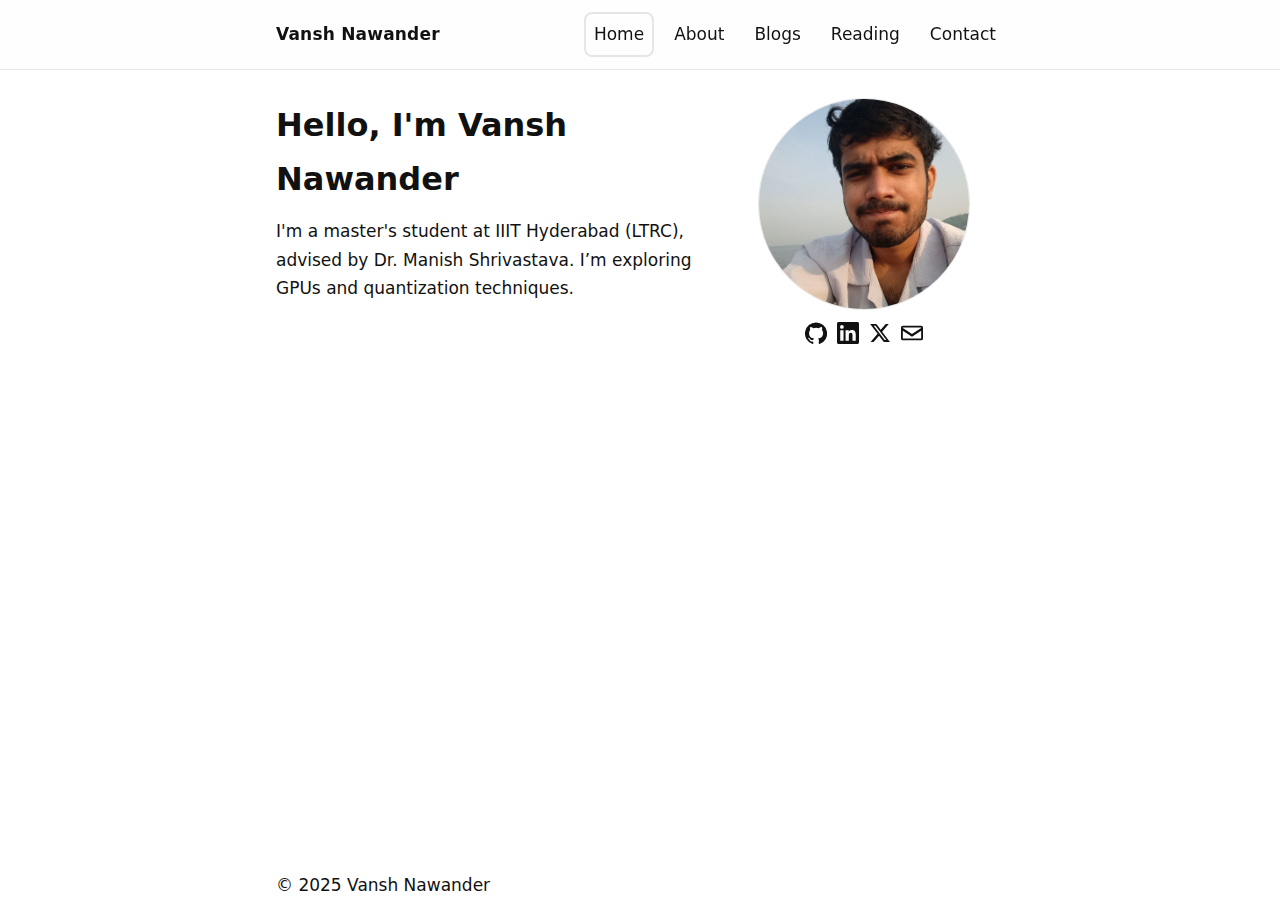
<file: index.html>
<!doctype html>
<html lang="en">
  <head>
    <meta charset="utf-8" />
    <meta name="viewport" content="width=device-width, initial-scale=1" />
    <title>Vansh Nawander</title>
    <meta name="description" content="Personal site of Vansh Nawander — notes, blogs, and reading list." />
    <link rel="preconnect" href="https://fonts.gstatic.com" crossorigin>
    <link rel="stylesheet" href="css/style.css" />
  </head>
  <body>
    <header class="site-header">
      <div class="container">
        <a class="brand" href="index.html">Vansh Nawander</a>
        <nav class="nav">
          <a class="nav-link active" href="index.html">Home</a>
          <a class="nav-link" href="about.html">About</a>
          <a class="nav-link" href="blogs.html">Blogs</a>
          <a class="nav-link" href="reading.html">Reading</a>
          <a class="nav-link" href="contact.html">Contact</a>
        </nav>
      </div>
    </header>

    <main class="container">
      <section class="hero">
        <div class="hero-grid">
          <div>
            <h1>Hello, I'm Vansh Nawander</h1>
            <p>
              I'm a master's student at IIIT Hyderabad (LTRC), advised by Dr. Manish Shrivastava. I’m exploring GPUs and quantization techniques.
            </p>
          </div>
          <aside class="hero-aside">
            <img class="avatar" src="images/temp.jpg" alt="Photo of Vansh Nawander" width="240" height="240" />
            <div class="socials" aria-label="Social links">
              <a class="icon" href="https://github.com/vanshnawander" target="_blank" rel="noopener" title="GitHub" aria-label="GitHub">
                <svg viewBox="0 0 24 24" width="22" height="22" fill="currentColor" aria-hidden="true"><path d="M12 .5a12 12 0 0 0-3.79 23.4c.6.1.82-.26.82-.58v-2.02c-3.34.73-4.04-1.6-4.04-1.6-.55-1.4-1.34-1.77-1.34-1.77-1.1-.76.08-.75.08-.75 1.22.09 1.87 1.26 1.87 1.26 1.08 1.85 2.83 1.32 3.52 1 .11-.78.42-1.32.76-1.62-2.66-.3-5.46-1.33-5.46-5.93 0-1.31.47-2.38 1.24-3.22-.12-.3-.54-1.51.12-3.15 0 0 1.01-.32 3.3 1.23a11.48 11.48 0 0 1 6 0c2.3-1.55 3.3-1.23 3.3-1.23.66 1.64.24 2.85.12 3.15.77.84 1.24 1.9 1.24 3.22 0 4.61-2.8 5.62-5.47 5.92.43.37.81 1.1.81 2.22v3.29c0 .32.21.69.83.57A12 12 0 0 0 12 .5z"/></svg>
              </a>
              <a class="icon" href="https://linkedin.com/in/vanshnawander" target="_blank" rel="noopener" title="LinkedIn" aria-label="LinkedIn">
                <svg viewBox="0 0 24 24" width="22" height="22" fill="currentColor" aria-hidden="true"><path d="M20.447 20.452h-3.554v-5.569c0-1.327-.027-3.037-1.852-3.037-1.853 0-2.136 1.445-2.136 2.939v5.667h-3.554V9h3.414v1.561h.049c.476-.9 1.637-1.852 3.368-1.852 3.601 0 4.266 2.37 4.266 5.456v6.287zM5.337 7.433a2.062 2.062 0 110-4.124 2.062 2.062 0 010 4.124zM7.119 20.452H3.554V9h3.565v11.452zM22.225 0H1.771C.792 0 0 .774 0 1.729v20.542C0 23.227.792 24 1.771 24h20.451C23.2 24 24 23.227 24 22.271V1.729C24 .774 23.2 0 22.225 0z"/></svg>
              </a>
              <a class="icon" href="https://x.com/vanshnawander" target="_blank" rel="noopener" title="X (Twitter)" aria-label="X">
                <svg viewBox="0 0 24 24" width="22" height="22" fill="currentColor" aria-hidden="true"><path d="M18.244 2.25h3.308l-7.227 8.26 8.502 11.24H16.17l-5.214-6.821-5.973 6.821H1.674l7.73-8.827L1.254 2.25H8.08l4.713 6.231 5.451-6.231zm-1.161 17.52h1.833L7.084 4.126H5.117l11.966 15.644z"/></svg>
              </a>
              <a class="icon" href="mailto:vansh.nawander@research.iiit.ac.in" title="Email" aria-label="Email">
                <svg viewBox="0 0 24 24" width="22" height="22" fill="currentColor" aria-hidden="true"><path d="M2 4h20c1.103 0 2 .897 2 2v12c0 1.103-.897 2-2 2H2c-1.103 0-2-.897-2-2V6c0-1.103.897-2 2-2zm0 2v.511l10 6.667 10-6.667V6H2zm20 12V9.489l-10 6.667-10-6.667V18h20z"/></svg>
              </a>
            </div>
      </aside>
        </div>
      </section>

      <!-- <section>
        <h2>Latest post</h2>
        <ul class="list">
          <li id="latest-post" class="muted">Loading latest…</li>
        </ul>
      </section> -->
<!-- 
      <section>
        <h2>Now</h2>
        <ul class="list">
          <li>Deep-diving into GPU kernels and inference stacks.</li>
          <li>Maintaining a personal <a href="reading.html">reading list</a> with tech books and papers.</li>
          <li>Open to collaborations on applied ML + systems.</li>
          <li>Exploring CUDA/Triton for efficient GPU programming.</li>
          <li>Writing notes and building side projects in AI.</li>
        </ul>
      </section> -->
    </main>

    <footer class="site-footer">
      <div class="container">
        <p>© 2025 Vansh Nawander</p>
      </div>
    </footer>
    <script src="js/site.js"></script>
  </body>
</html>
</file>
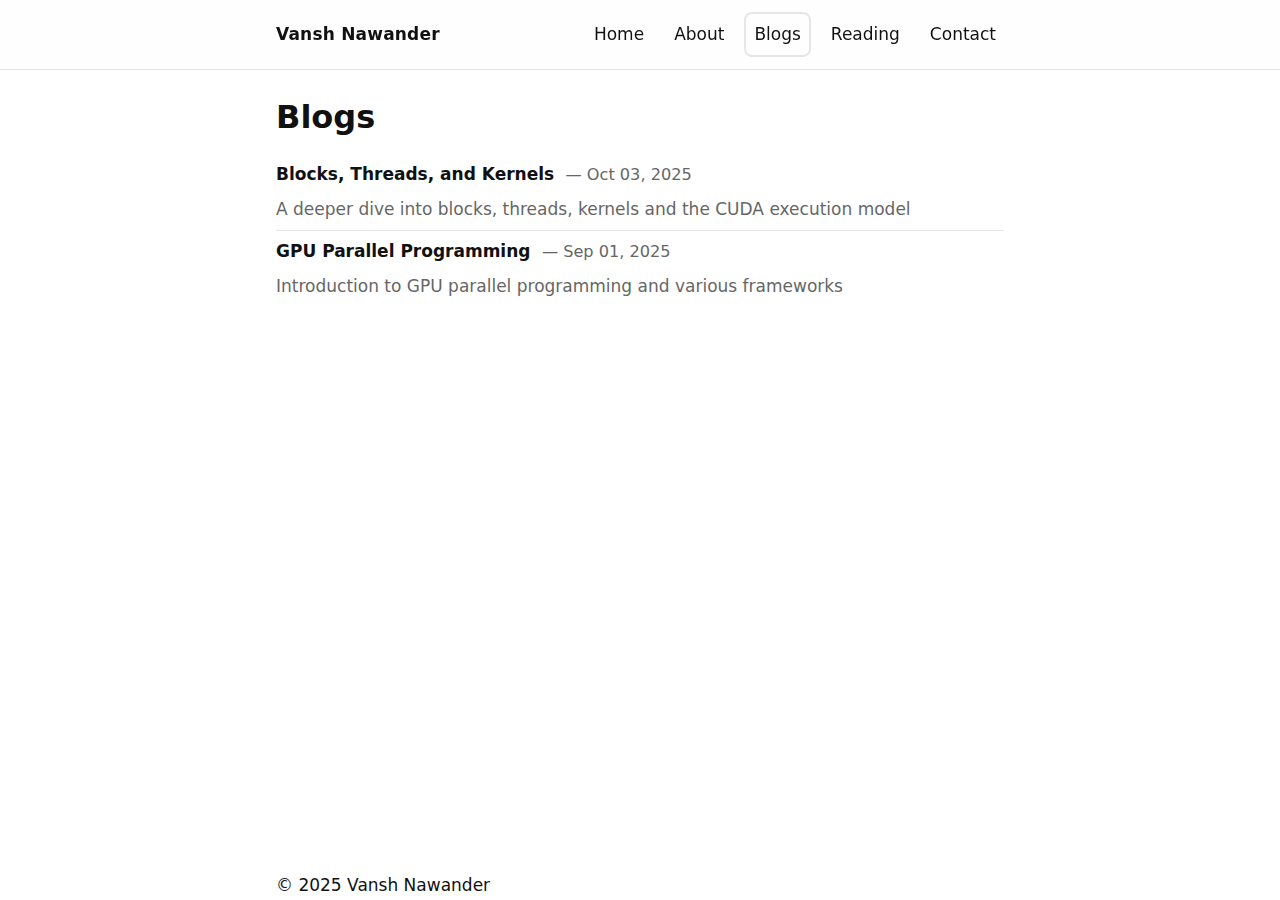
<file: blogs.html>
<!doctype html>
<html lang="en">
  <head>
    <meta charset="utf-8" />
    <meta name="viewport" content="width=device-width, initial-scale=1" />
    <title>Blogs — Vansh Nawander</title>
    <meta name="description" content="Blog posts and notes by Vansh Nawander." />
    <link rel="stylesheet" href="css/style.css" />
  </head>
  <body>
    <header class="site-header">
      <div class="container">
        <a class="brand" href="index.html">Vansh Nawander</a>
        <nav class="nav">
          <a class="nav-link" href="index.html">Home</a>
          <a class="nav-link" href="about.html">About</a>
          <a class="nav-link active" href="blogs.html">Blogs</a>
          <a class="nav-link" href="reading.html">Reading</a>
          <a class="nav-link" href="contact.html">Contact</a>
        </nav>
      </div>
    </header>

    <main class="container">
      <h1>Blogs</h1>
      <ul id="posts-list" class="list">
        <li class="muted">Loading posts…</li>
      </ul>
    </main>

    <footer class="site-footer">
      <div class="container">
        <p>© 2025 Vansh Nawander</p>
      </div>
    </footer>
    <script src="js/site.js"></script>
  </body>
</html>
</file>
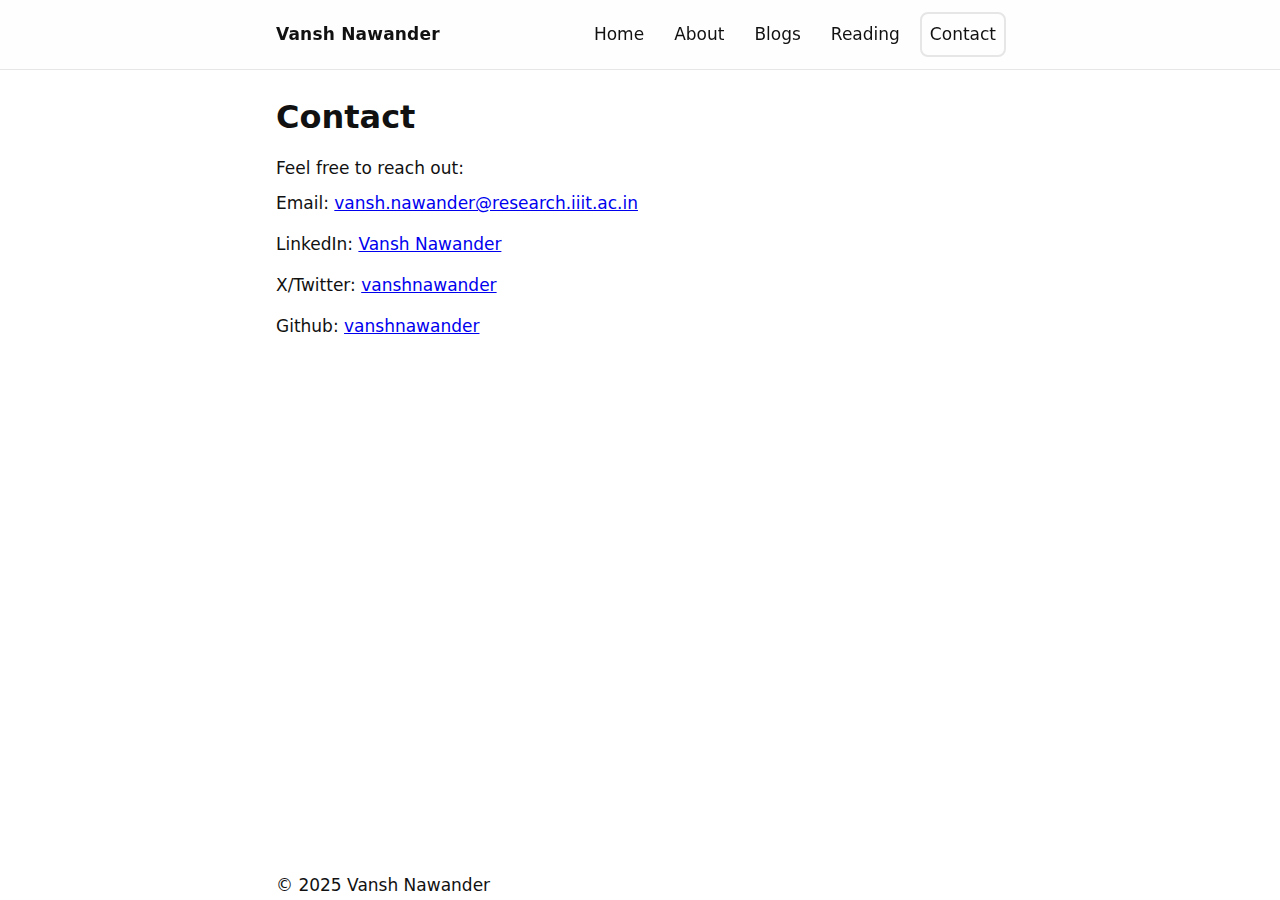
<file: contact.html>
<!doctype html>
<html lang="en">
  <head>
    <meta charset="utf-8" />
    <meta name="viewport" content="width=device-width, initial-scale=1" />
    <title>Contact — Vansh Nawander</title>
    <meta name="description" content="Contact Vansh Nawander — email and social links." />
    <link rel="stylesheet" href="css/style.css" />
  </head>
  <body>
    <header class="site-header">
      <div class="container">
        <a class="brand" href="index.html">Vansh Nawander</a>
        <nav class="nav">
          <a class="nav-link" href="index.html">Home</a>
          <a class="nav-link" href="about.html">About</a>
          <a class="nav-link" href="blogs.html">Blogs</a>
          <a class="nav-link" href="reading.html">Reading</a>
          <a class="nav-link active" href="contact.html">Contact</a>
        </nav>
      </div>
    </header>

    <main class="container">  
      <h1>Contact</h1>
      <p>Feel free to reach out:</p>
      <ul class="list contact-list">
        <li>Email: <a href="mailto:vansh.nawander@research.iiit.ac.in">vansh.nawander@research.iiit.ac.in</a></li>
        <li>LinkedIn: <a href="https://linkedin.com/in/vanshnawander" target="_blank" rel="noopener">Vansh Nawander</a></li>
        <li>X/Twitter: <a href="https://x.com/vanshnawander" target="_blank" rel="noopener"> vanshnawander</a></li>
        <li>Github: <a href="https://github.com/vanshnawander" target="_blank" rel="noopener"> vanshnawander</a></li>
      </ul>
    </main>

    <footer class="site-footer">
      <div class="container">
        <p>© 2025 Vansh Nawander</p>
      </div>
    </footer>
  </body>
</html>
</file>
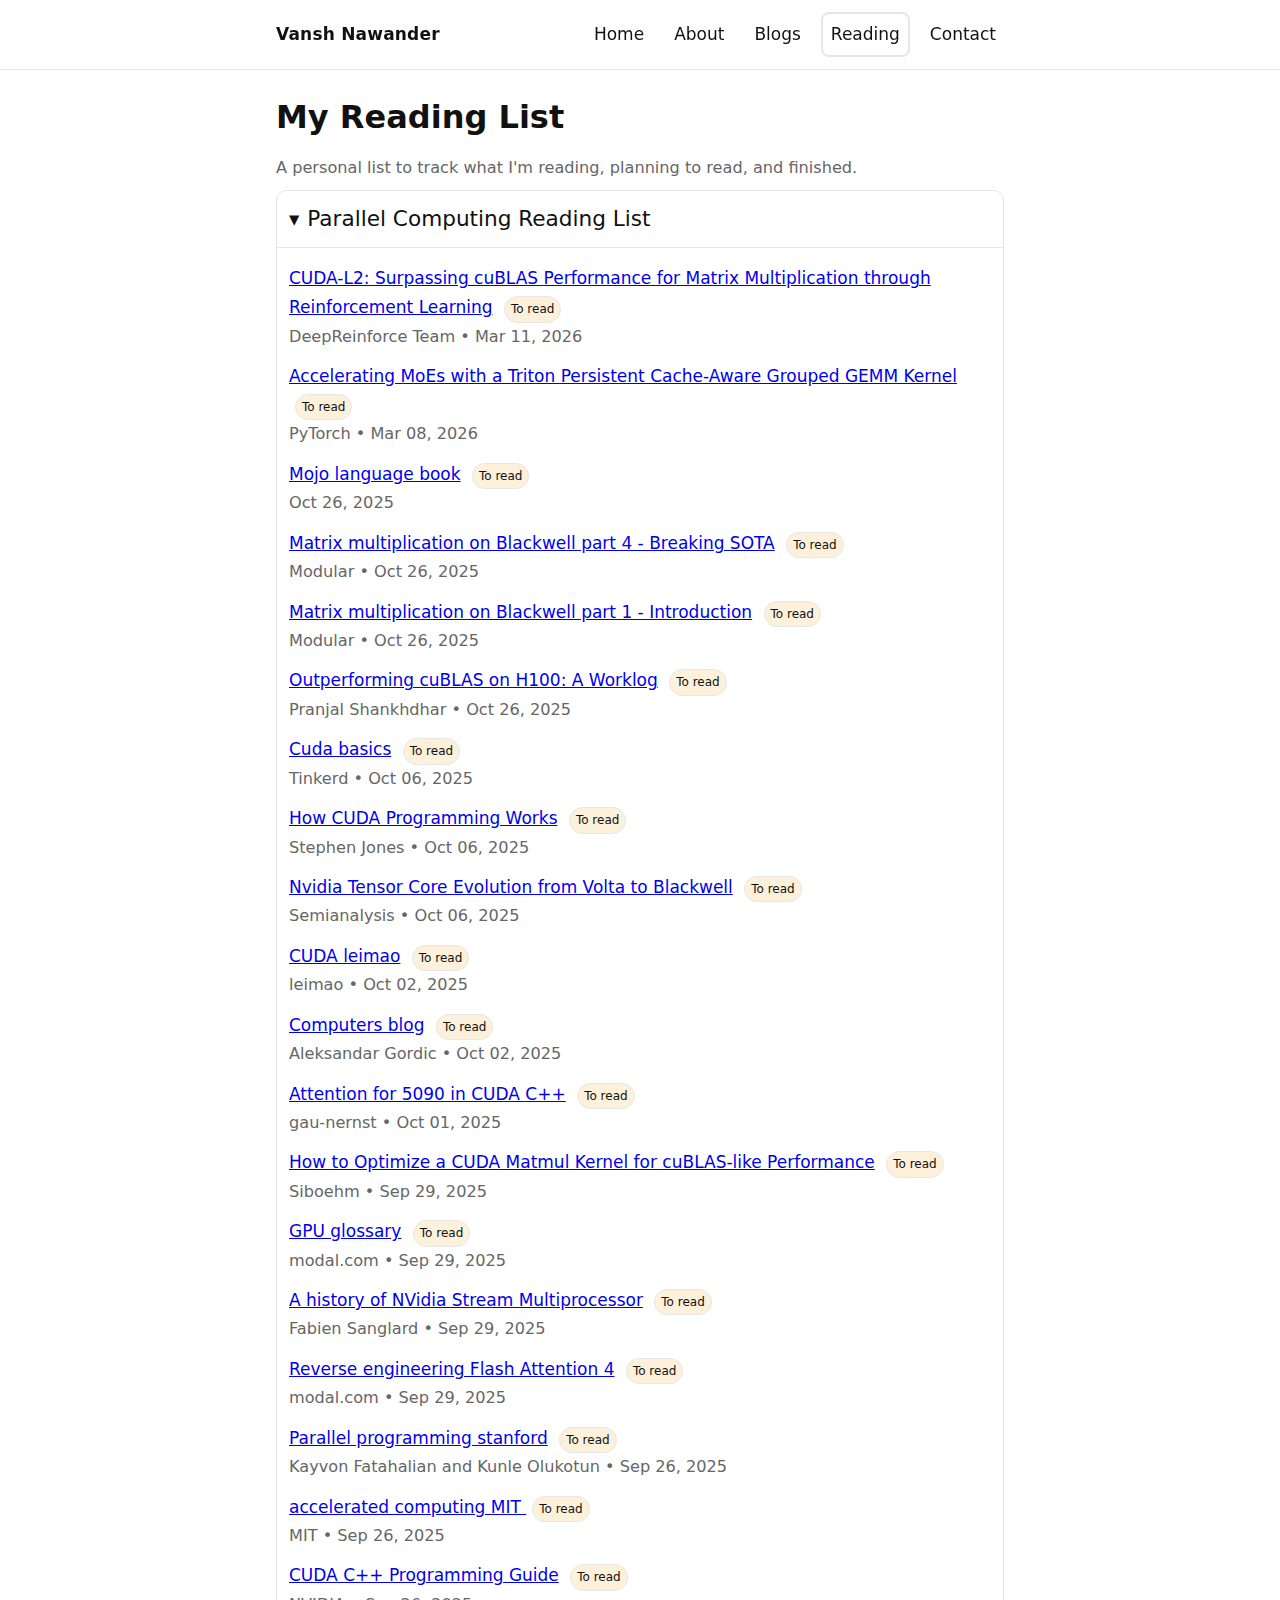
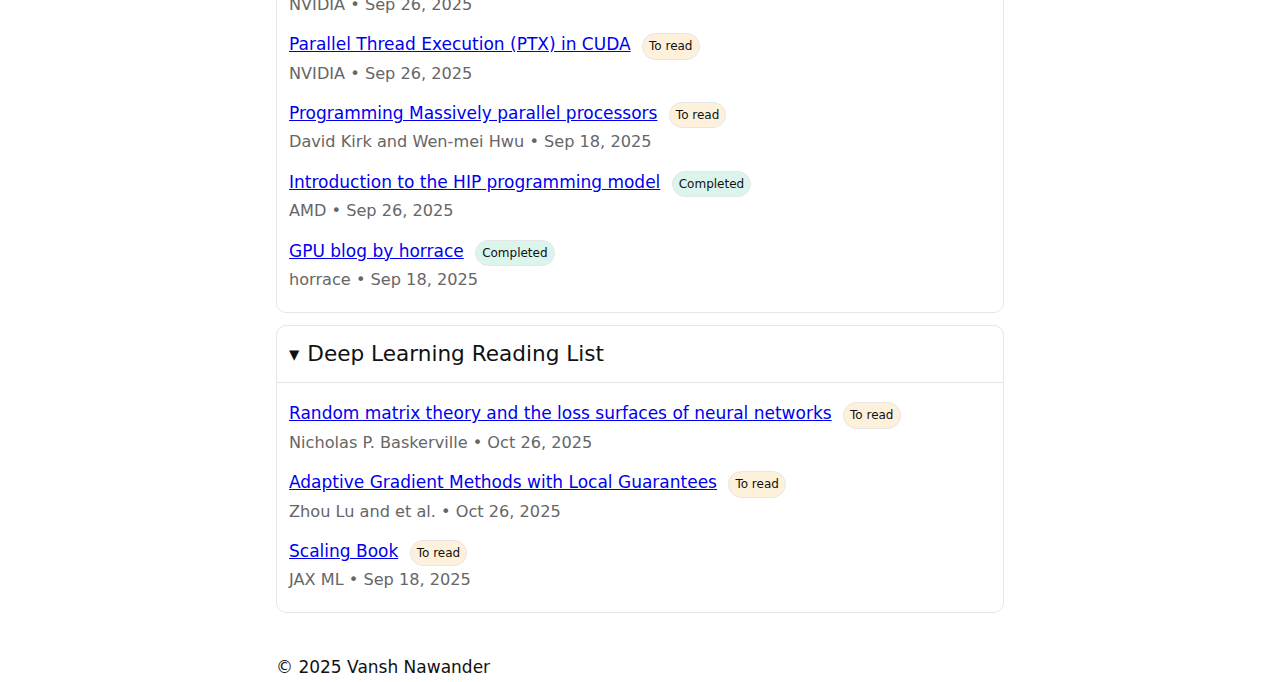
<file: reading.html>
<!doctype html>
<html lang="en">
  <head>
    <meta charset="utf-8" />
    <meta name="viewport" content="width=device-width, initial-scale=1" />
    <title>My Reading List — Vansh Nawander</title>
    <meta name="description" content="Books, papers, and resources I'm reading or planning to read." />
    <link rel="stylesheet" href="css/style.css" />
  </head>
  <body>
    <header class="site-header">
      <div class="container">
        <a class="brand" href="index.html">Vansh Nawander</a>
        <nav class="nav">
          <a class="nav-link" href="index.html">Home</a>
          <a class="nav-link" href="about.html">About</a>
          <a class="nav-link" href="blogs.html">Blogs</a>
          <a class="nav-link active" href="reading.html">Reading</a>
          <a class="nav-link" href="contact.html">Contact</a>
        </nav>
      </div>
    </header>

    <main class="container">
      <h1>My Reading List</h1>
      <p class="muted">A personal list to track what I'm reading, planning to read, and finished.</p>

      <details id="parallel-computing-section" class="collapsible" open>
        <summary>Parallel Computing Reading List</summary>
        <ul id="parallel-computing-list" class="list">
          <li class="muted">Loading parallel computing reading list…</li>
        </ul>
      </details>

      <details id="paper-reading-section" class="collapsible">
        <summary>Paper Reading List</summary>
        <ul id="paper-reading-list" class="list">
          <li class="muted">Loading paper reading list…</li>
        </ul>
      </details>

      <details id="deep-learning-section" class="collapsible" open>
        <summary>Deep Learning Reading List</summary>
        <ul id="deep-learning-list" class="list">
          <li class="muted">Loading deep learning reading list…</li>
        </ul>
      </details>
    </main>

    <footer class="site-footer">
      <div class="container">
        <p>© 2025 Vansh Nawander</p>
      </div>
    </footer>
    <script src="js/site.js"></script>
  </body>
</html>
</file>
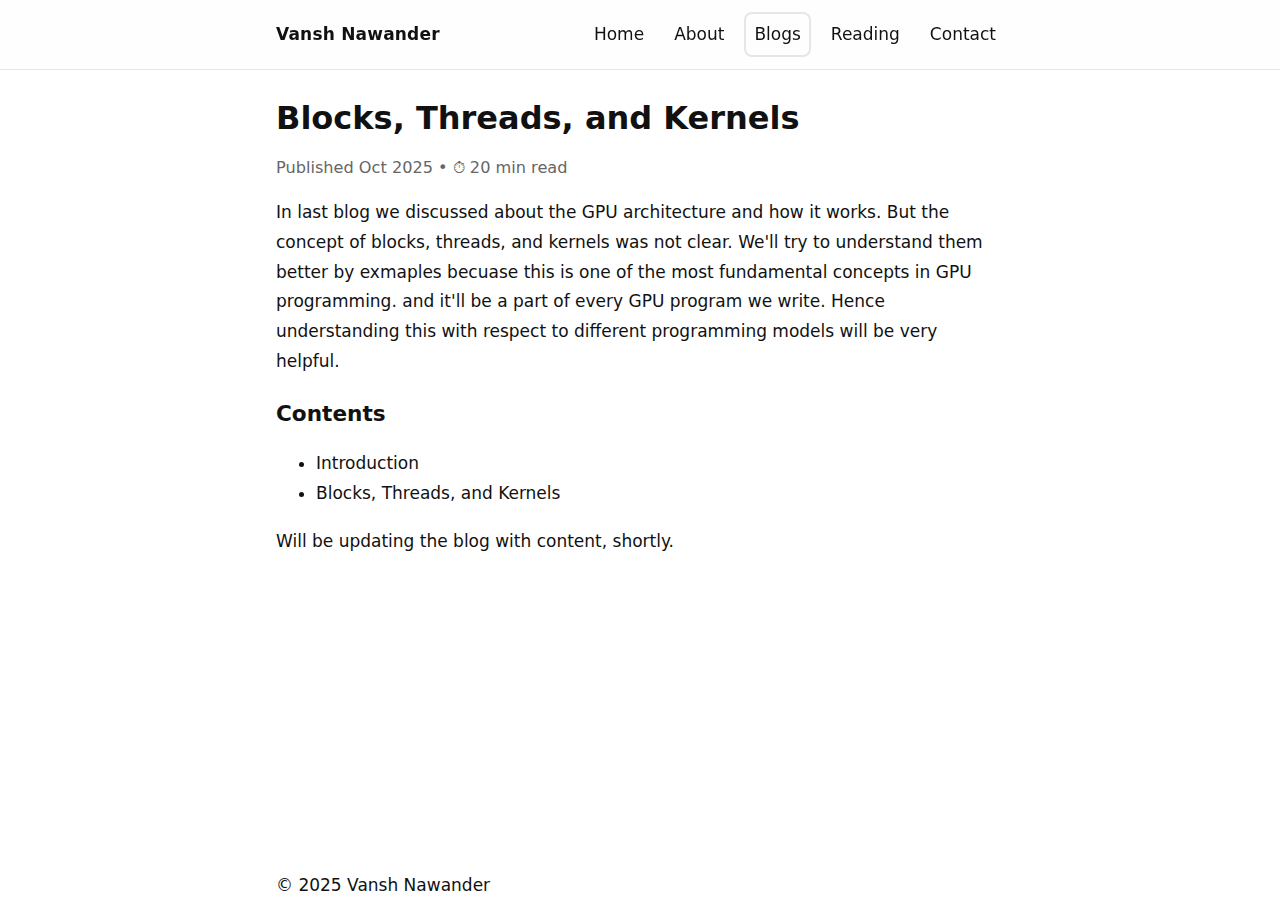
<file: posts/blocks-threads-kernels.html>
<!DOCTYPE html>
<html lang="en">
    <head>
        <meta charset="utf-8" />
        <meta name="viewport" content="width=device-width, initial-scale=1" />
        <title>Blocks, Threads, and Kernels</title>
        <meta name="description" content="Blocks, Threads, and Kernels a deeper dive" />
        <link rel="stylesheet" href="../css/style.css" />
        <link rel="stylesheet" href="../css/posts/blocks-threads-kernels.css" />
      </head>
      <body>
        <header class="site-header">
          <div class="container">
            <a class="brand" href="../index.html">Vansh Nawander</a>
            <nav class="nav">
              <a class="nav-link" href="../index.html">Home</a>
              <a class="nav-link" href="../about.html">About</a>
              <a class="nav-link active" href="../blogs.html">Blogs</a>
              <a class="nav-link" href="../reading.html">Reading</a>
              <a class="nav-link" href="../contact.html">Contact</a>
            </nav>
          </div>
        </header>

    <main class="container">
        <article class="post blocks-threads-kernels">
            <h1>Blocks, Threads, and Kernels</h1>
            <p class="muted">Published Oct 2025 • ⏱ 20 min read</p>
            <section>
                In last blog we discussed about the GPU architecture and how it works. But the concept of blocks, threads, and kernels was not clear. We'll try to understand them better by exmaples becuase this is one of the most fundamental concepts in GPU programming. and it'll be a part of every GPU program we write. Hence understanding this with respect to different programming models will be very helpful.
                <h2>Contents</h2>
                <ul>
                    <li>Introduction</li>
                    <li>Blocks, Threads, and Kernels</li>
                </ul>
            </section>
        </article>
        <p>Will be updating the blog with content, shortly.</p>
    </main>
    <footer class="site-footer">
        <div class="container">
            <p>© 2025 Vansh Nawander</p>
        </div>
    </footer>
    </body>
    </html>
</file>
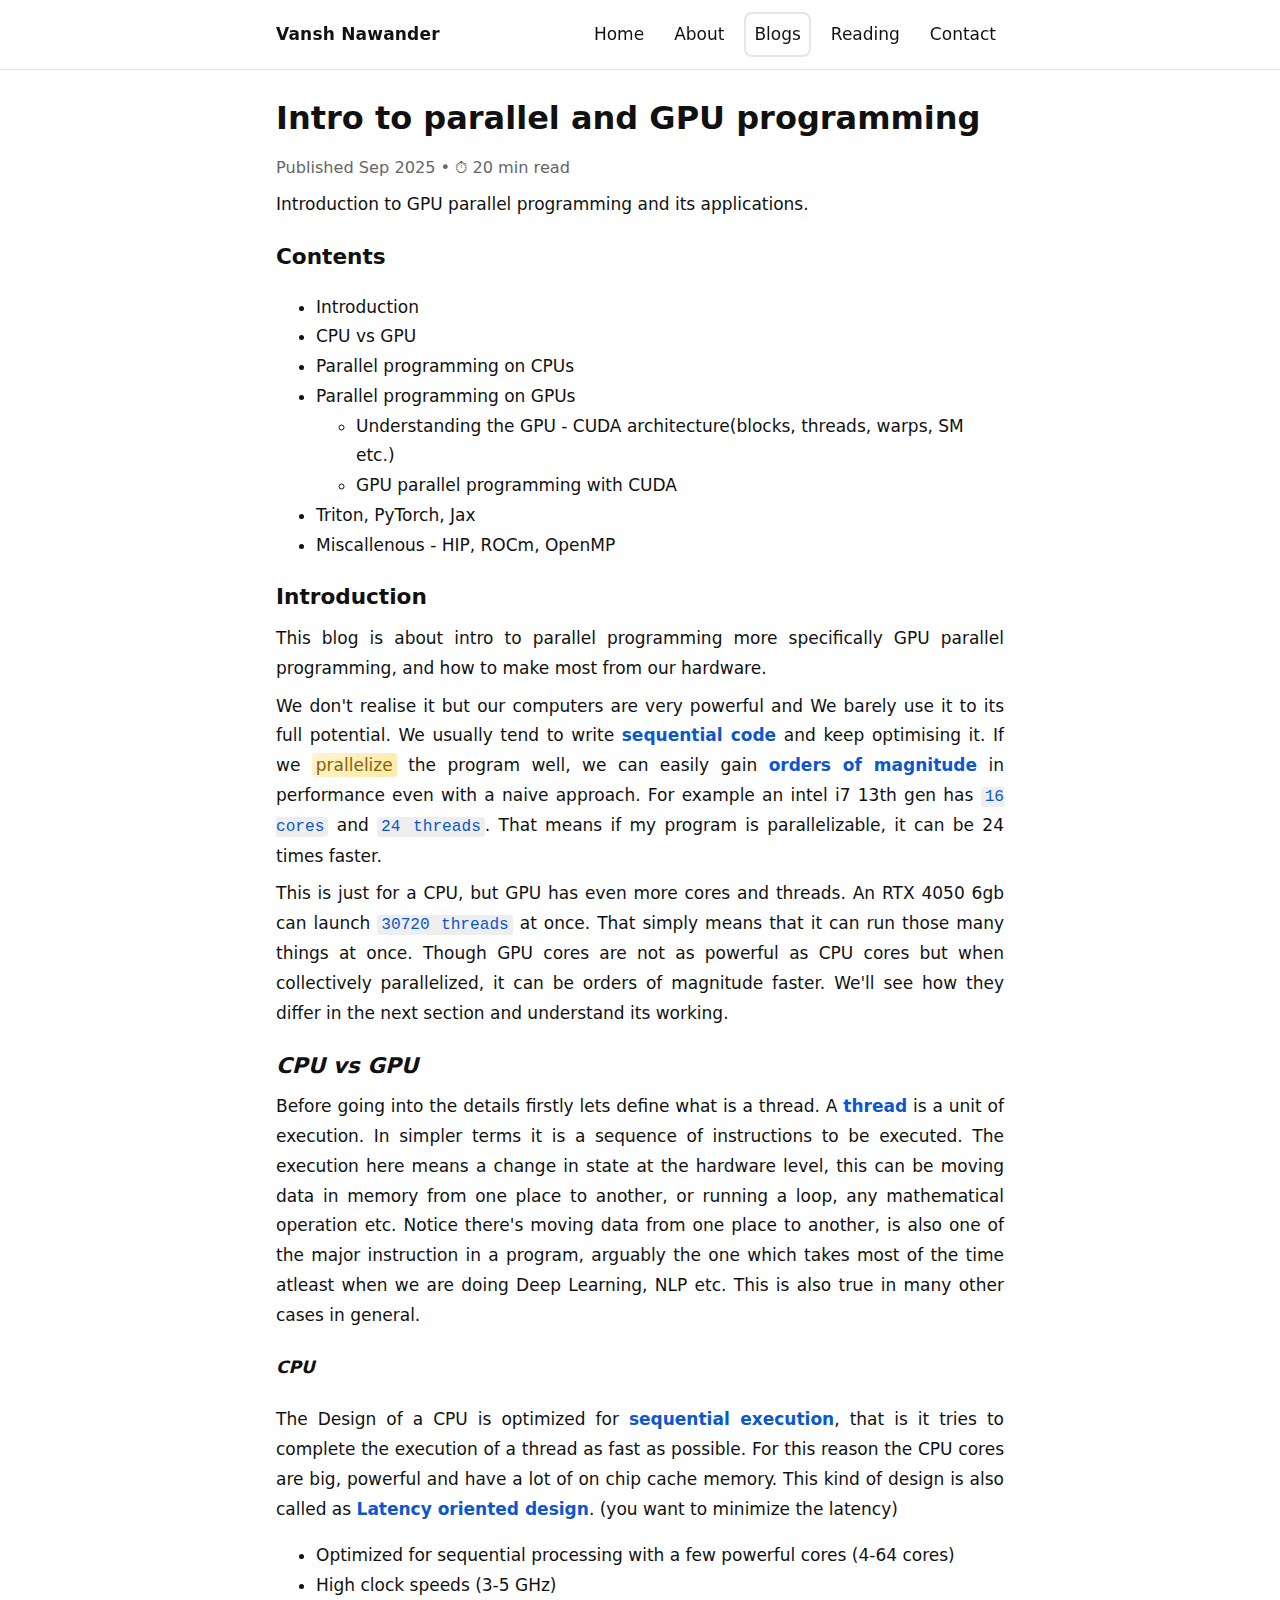
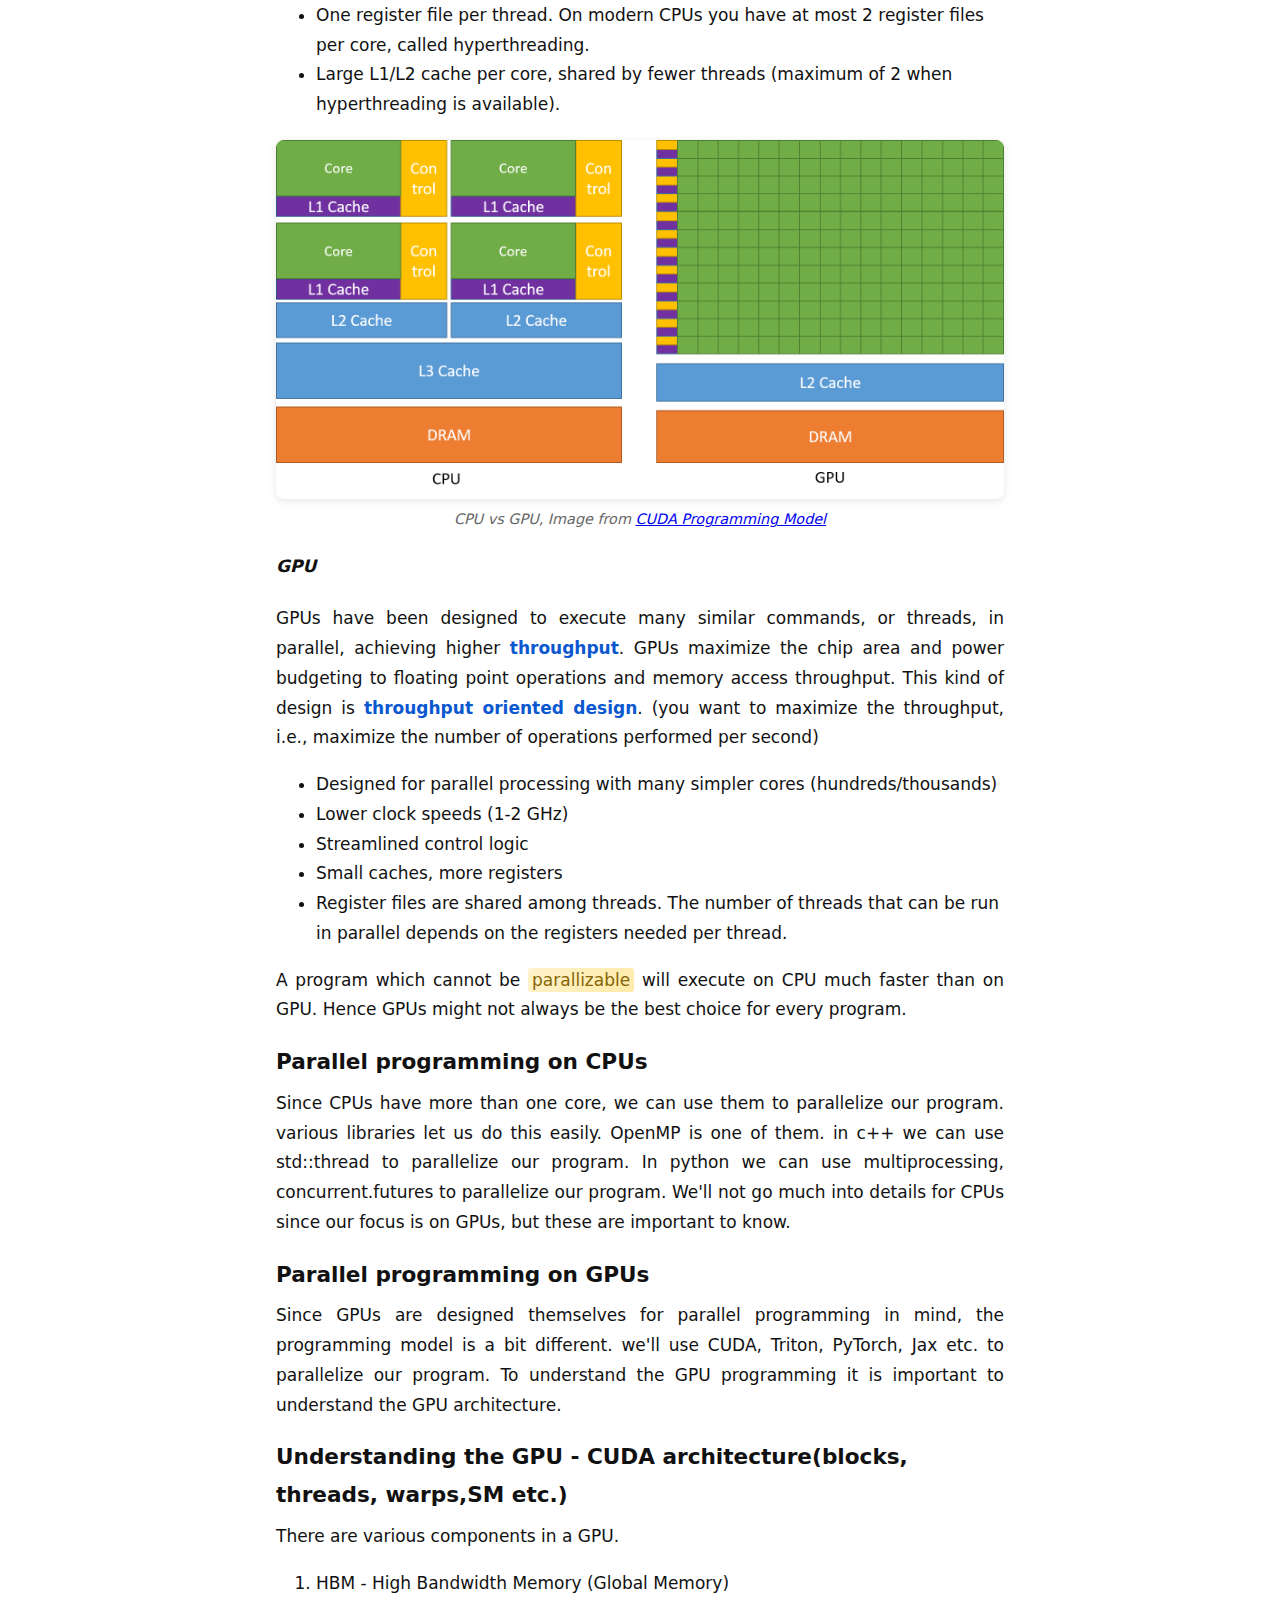
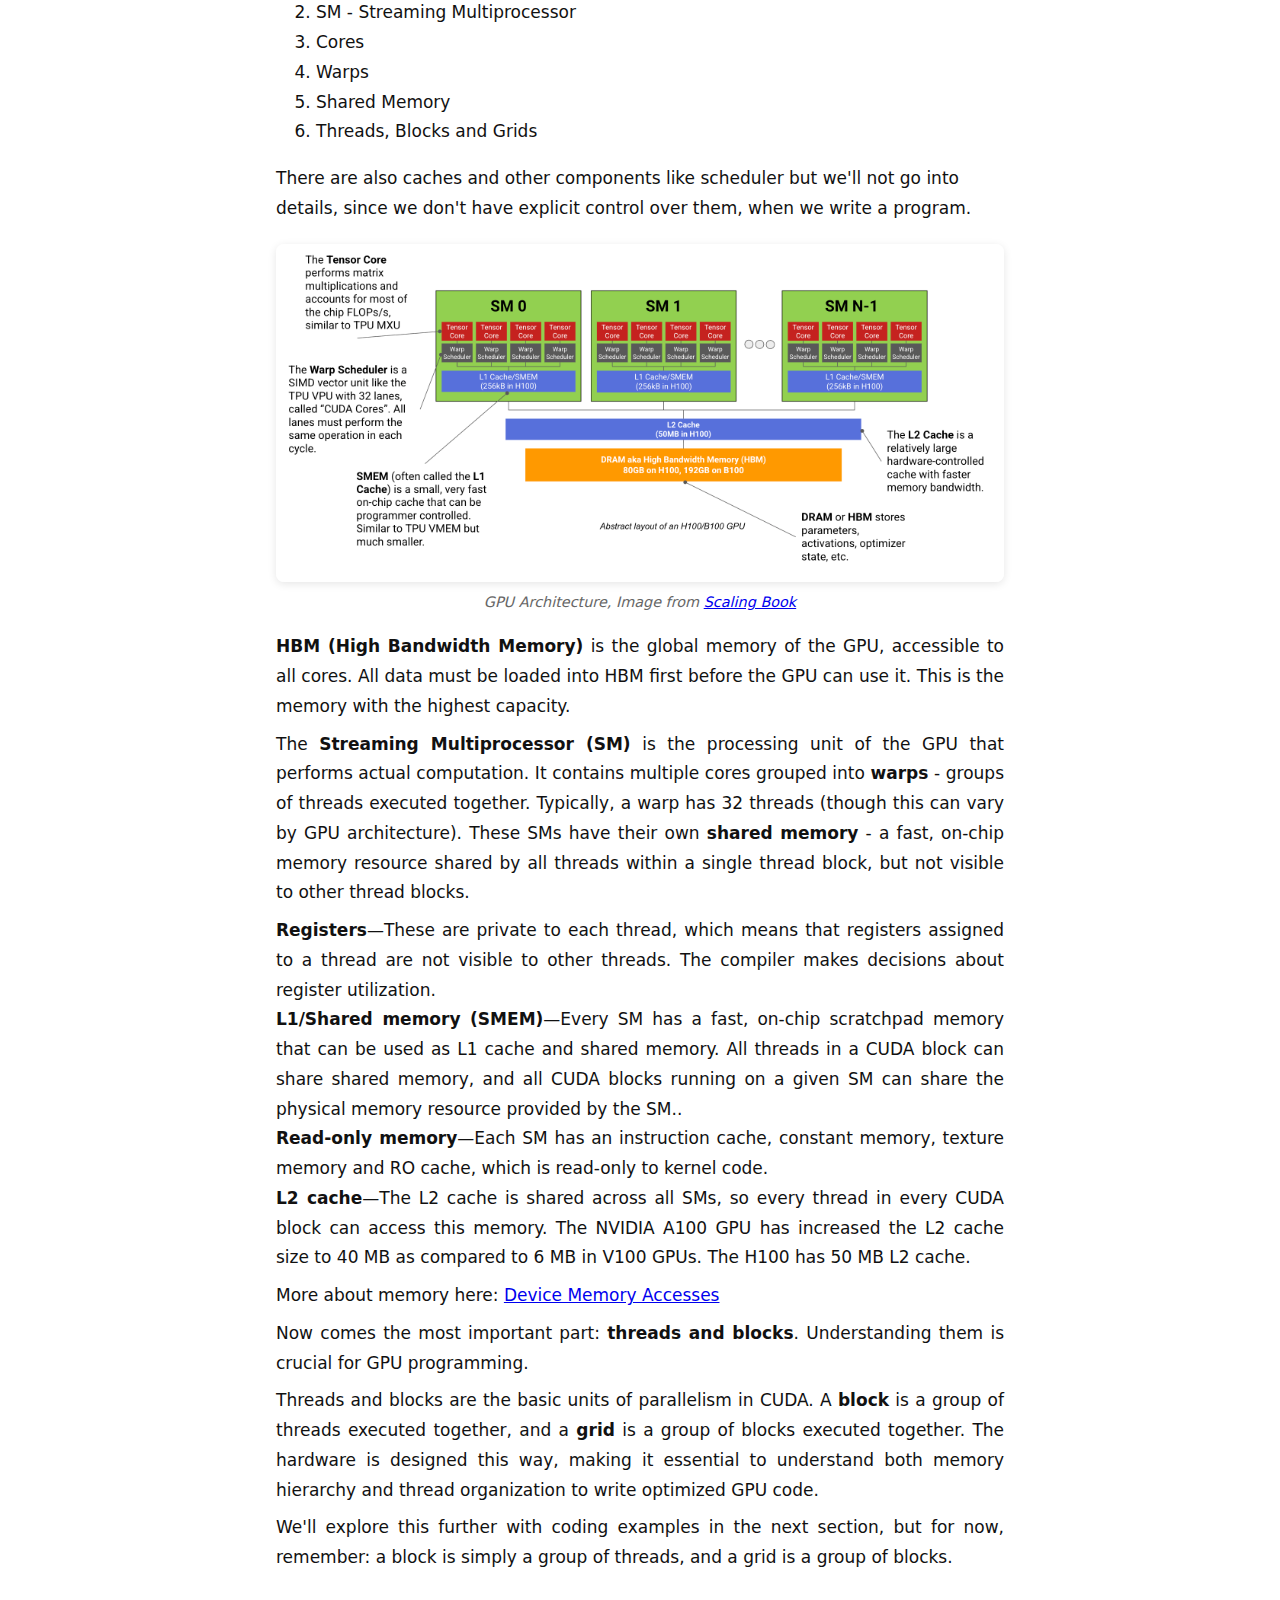
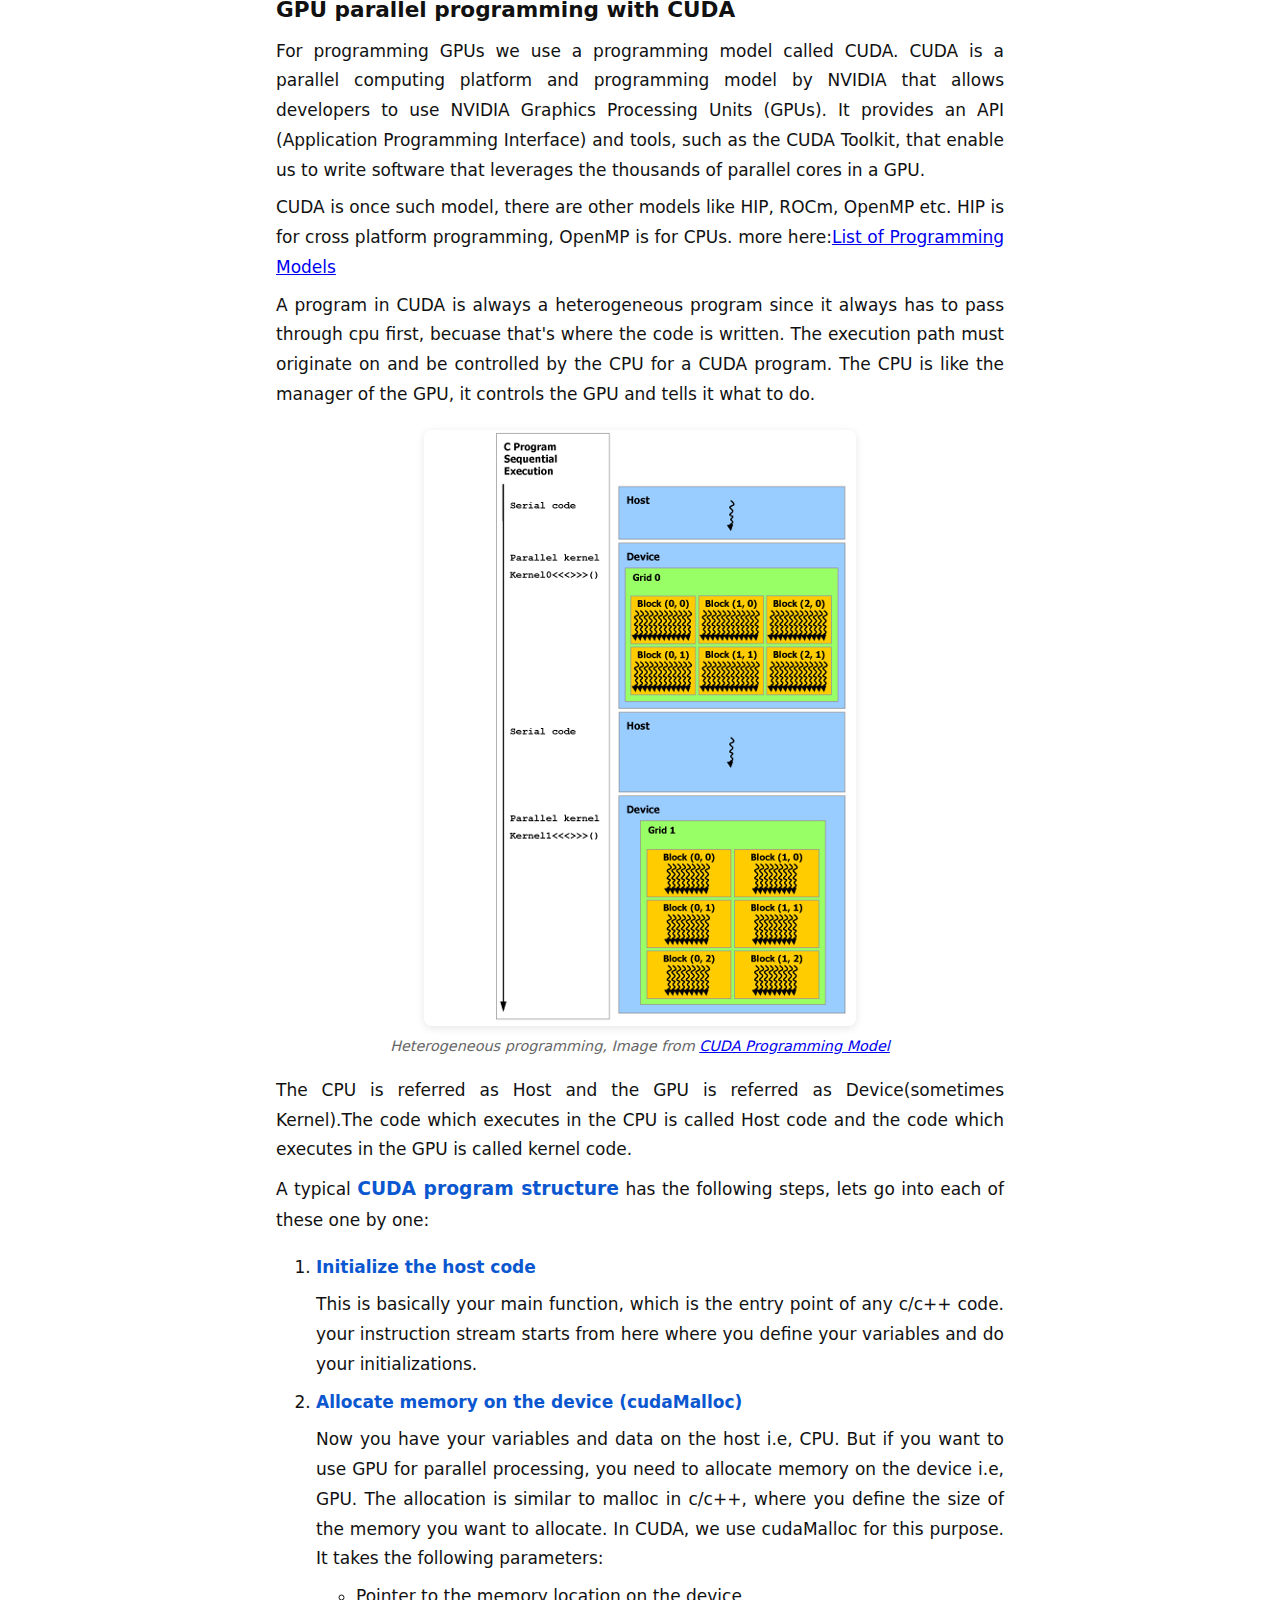
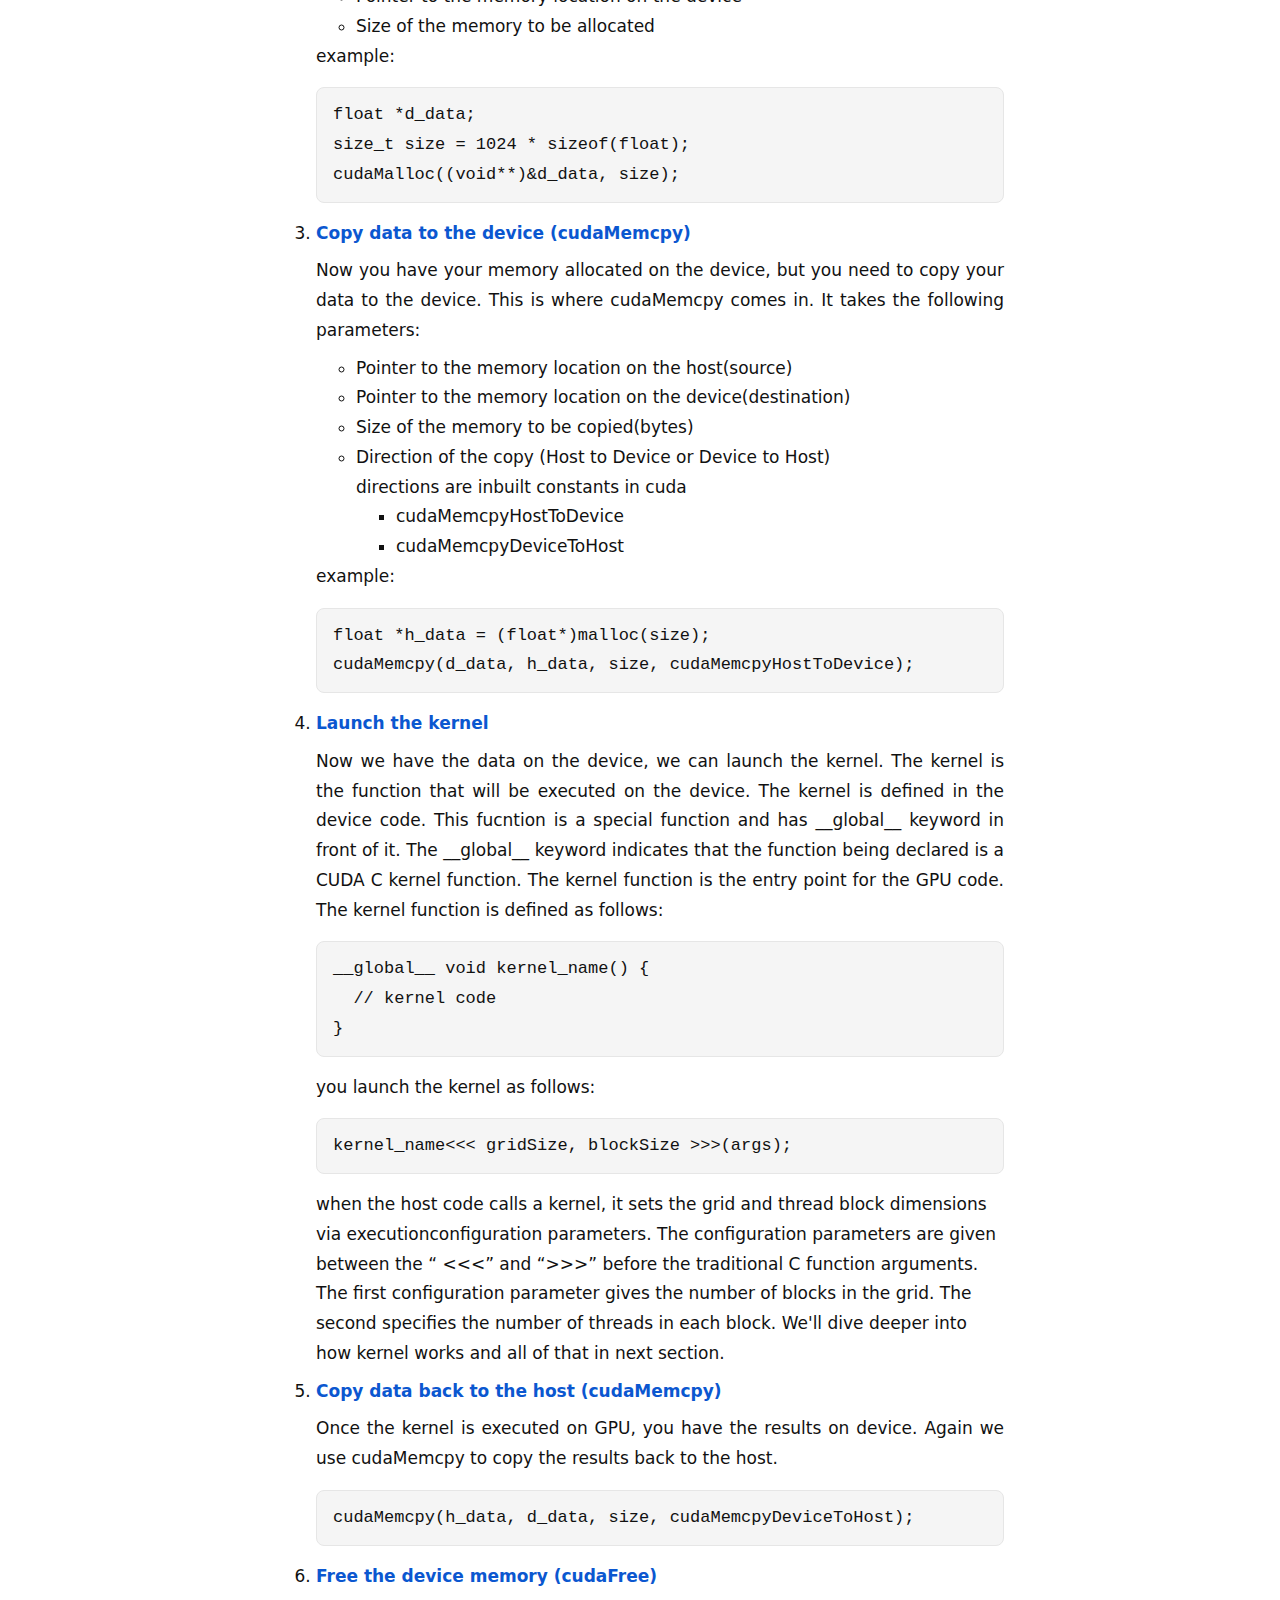
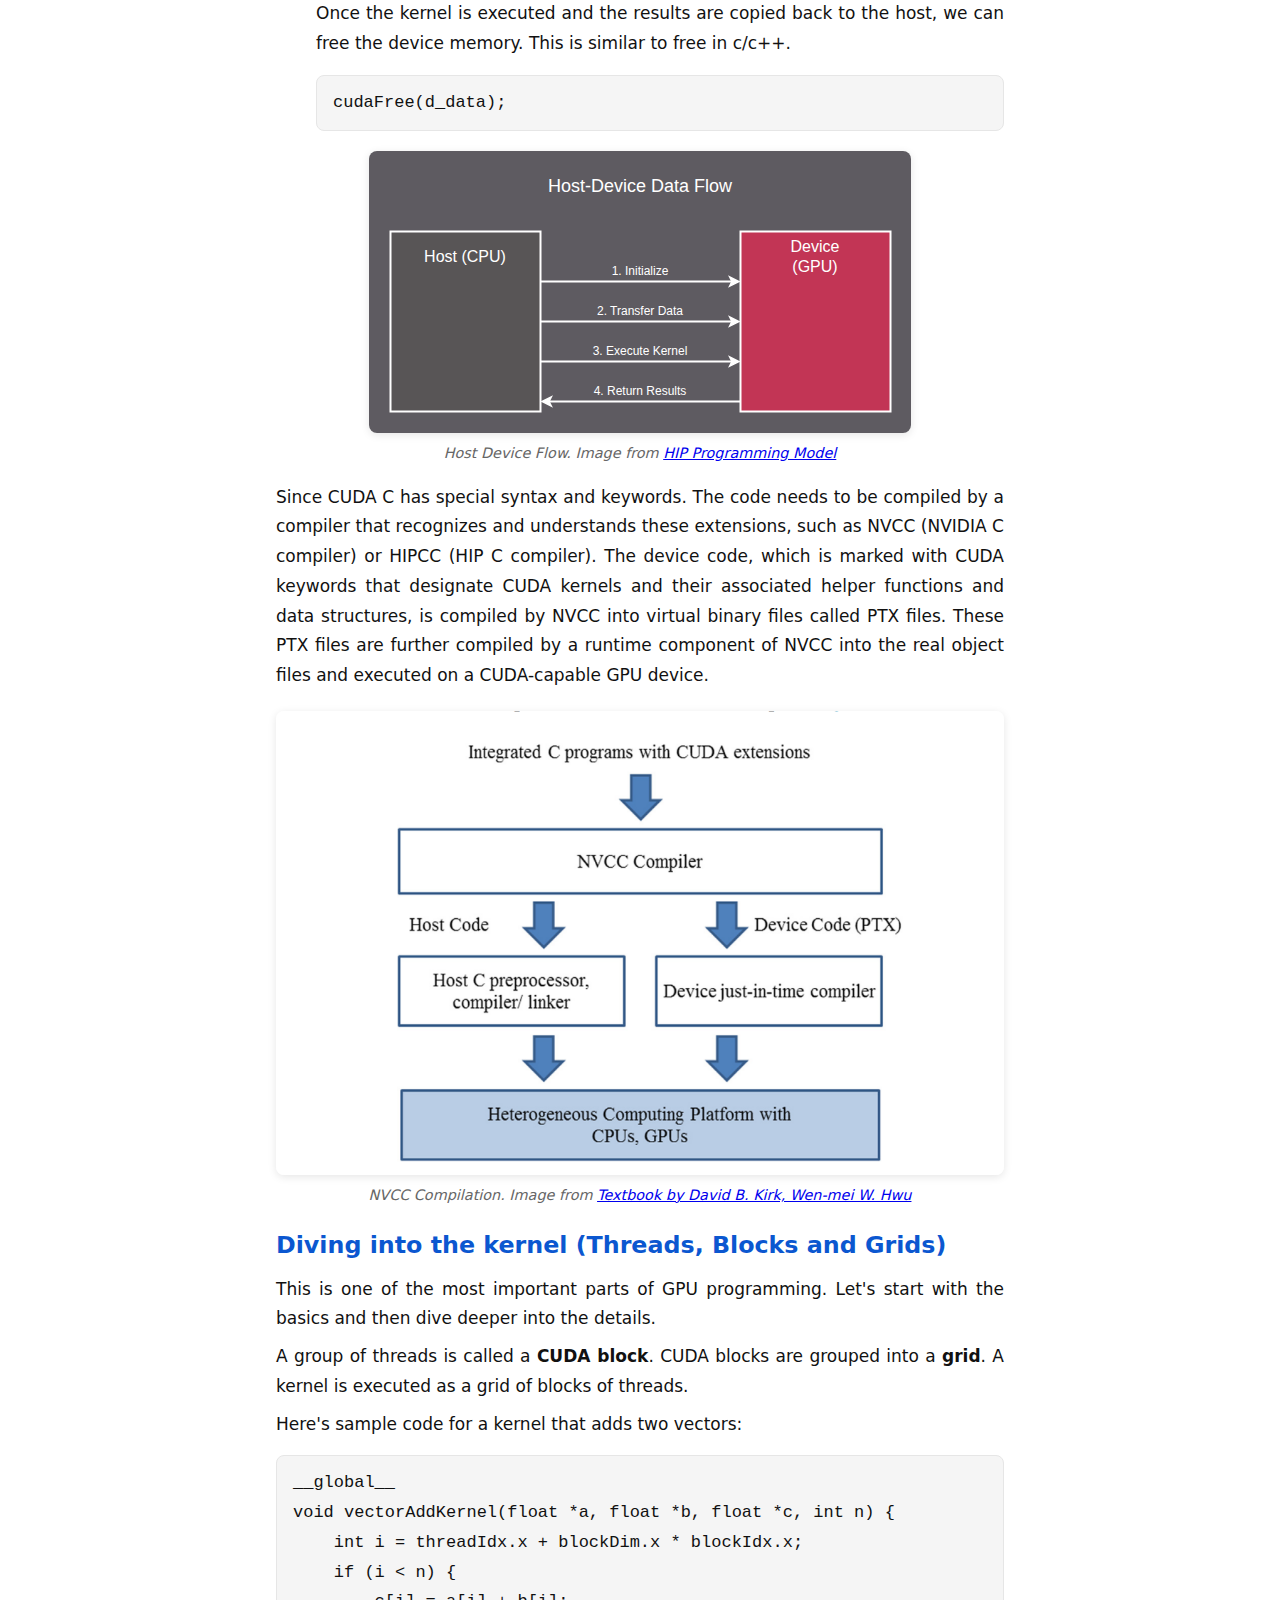
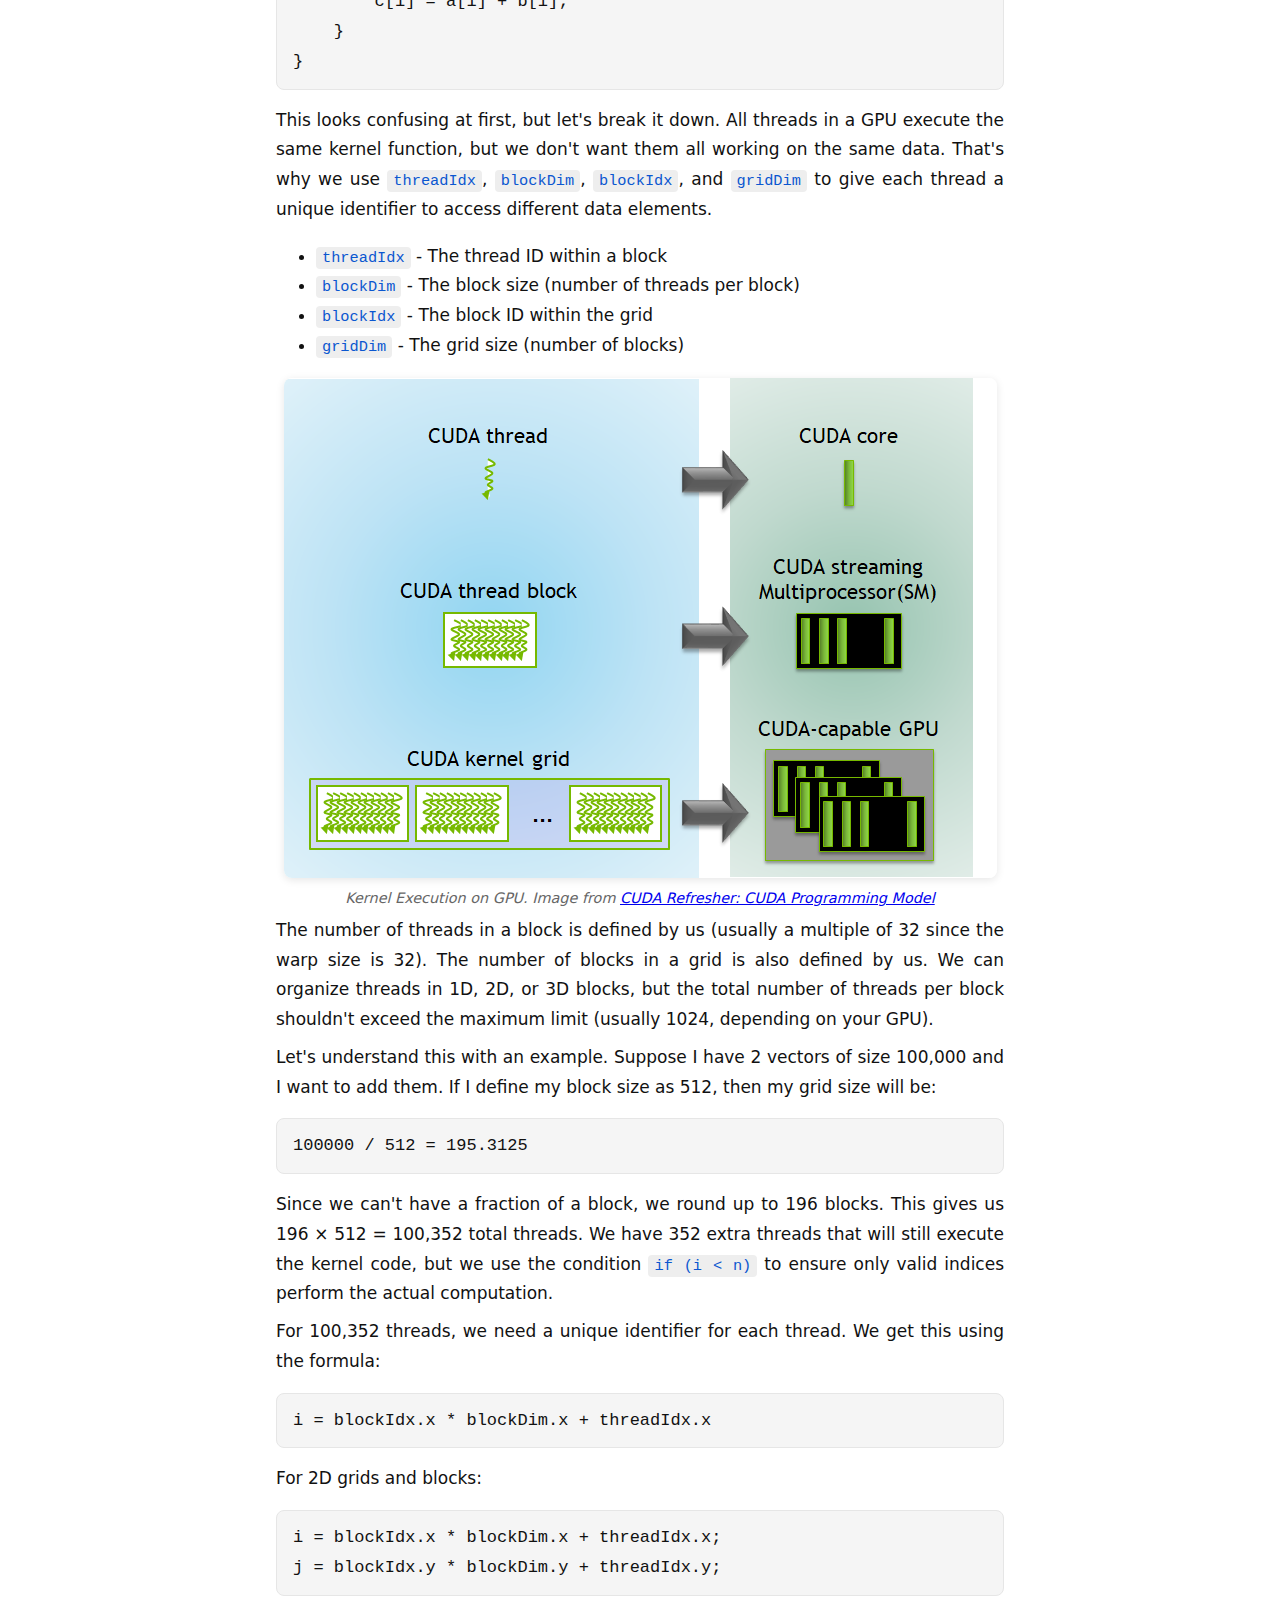
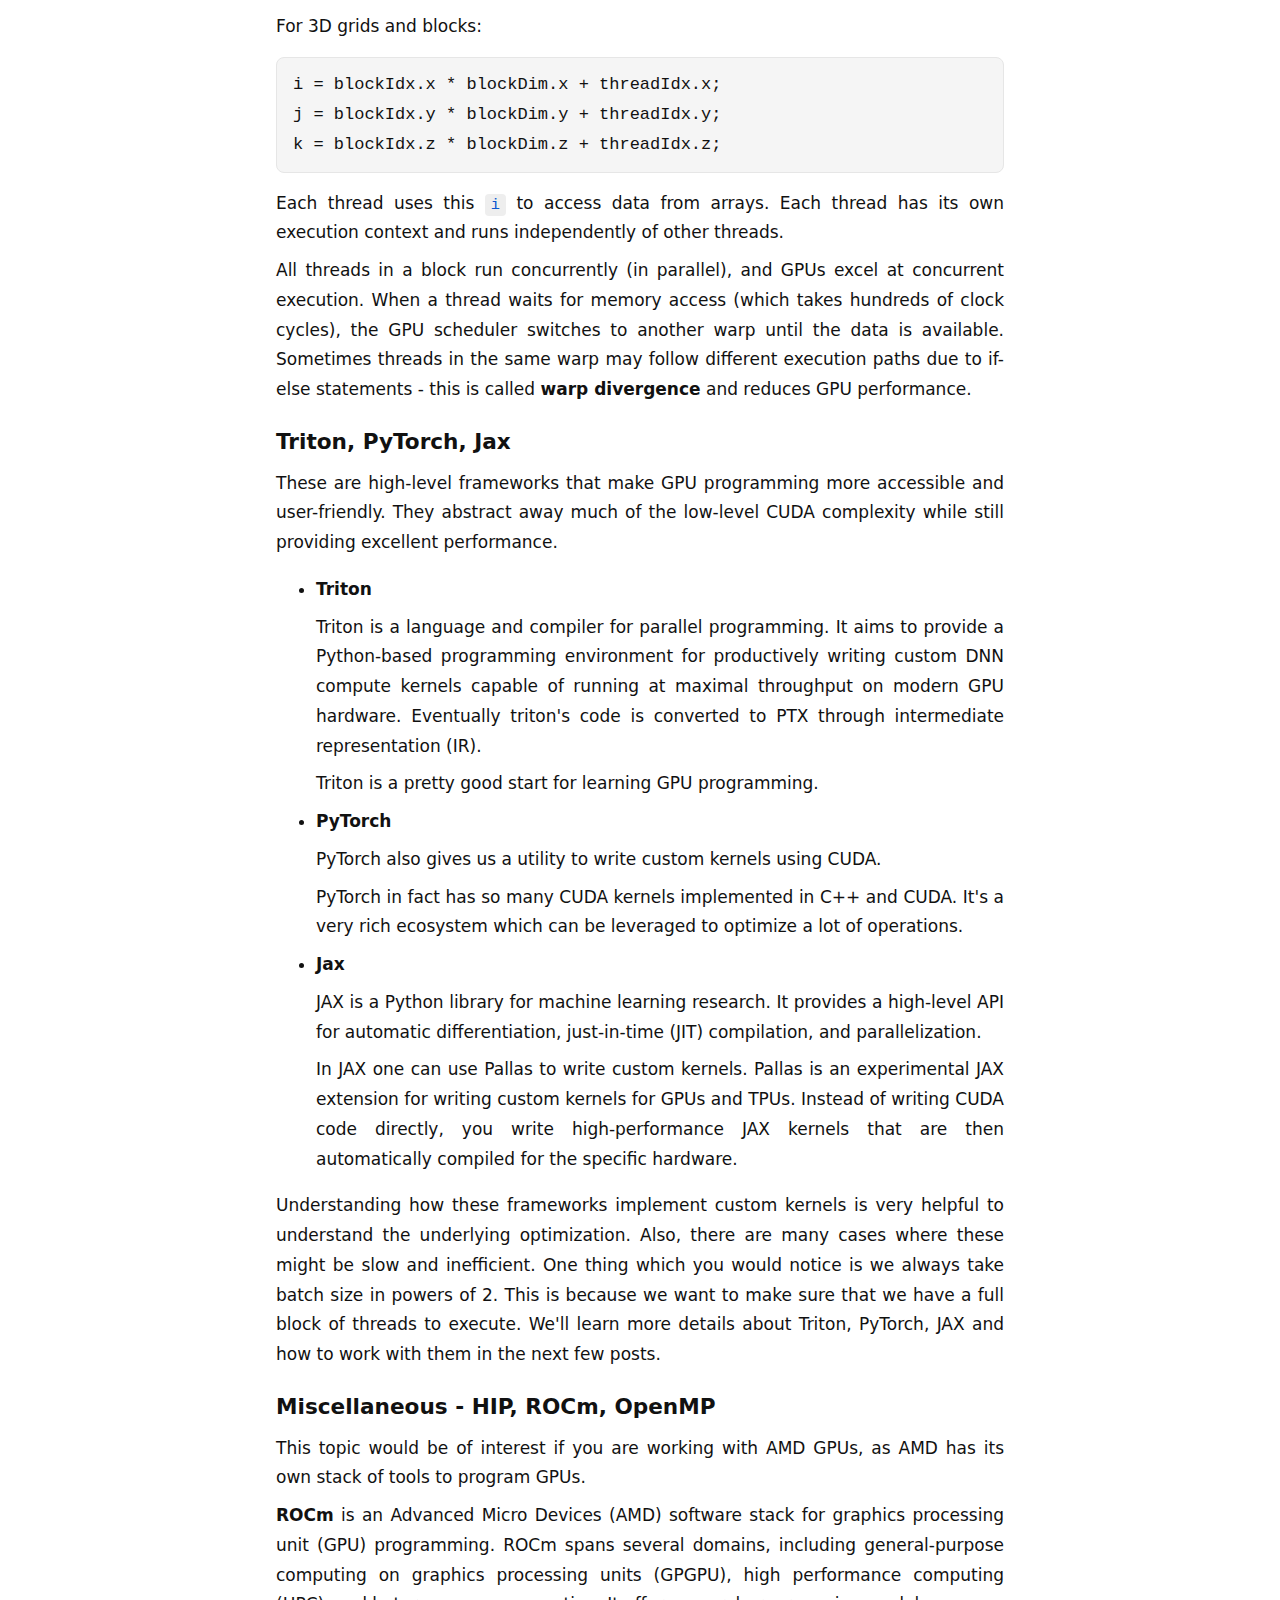
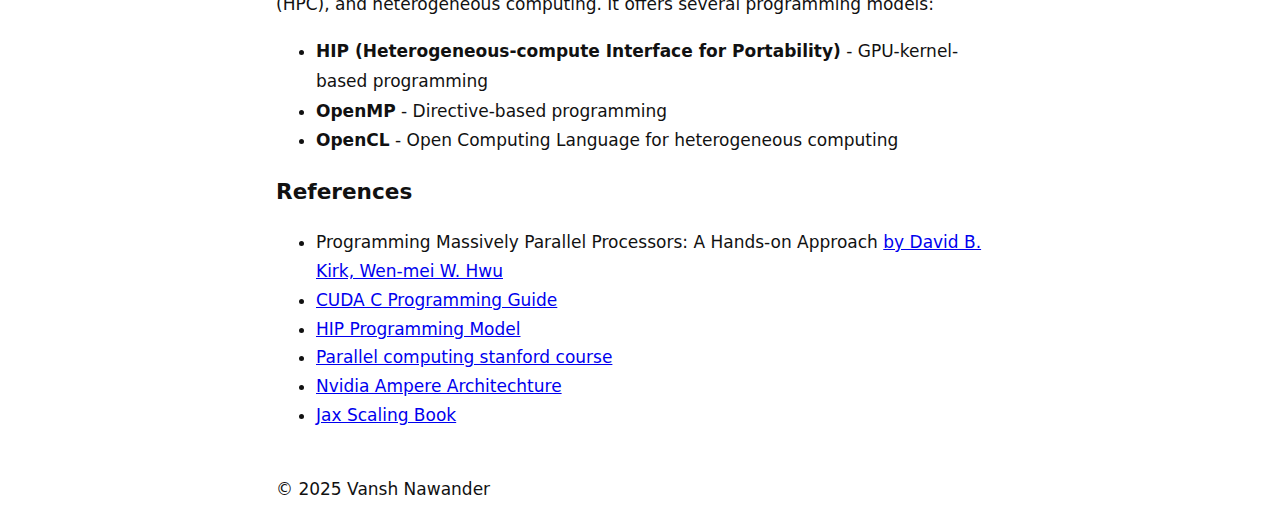
<file: posts/gpu-parallel-programming-intro.html>
<!doctype html>
<html lang="en">
  <head>
    <meta charset="utf-8" />
    <meta name="viewport" content="width=device-width, initial-scale=1" />
    <title>GPU Parallel Programming</title>
    <meta name="description" content="Introduction to GPU parallel programming and its applications" />
    <link rel="stylesheet" href="../css/style.css" />
    <link rel="stylesheet" href="../css/posts/gpu-parallel-programming-intro.css" />
  </head>
  <body>
    <header class="site-header">
      <div class="container">
        <a class="brand" href="../index.html">Vansh Nawander</a>
        <nav class="nav">
          <a class="nav-link" href="../index.html">Home</a>
          <a class="nav-link" href="../about.html">About</a>
          <a class="nav-link active" href="../blogs.html">Blogs</a>
          <a class="nav-link" href="../reading.html">Reading</a>
          <a class="nav-link" href="../contact.html">Contact</a>
        </nav>
      </div>
    </header>

    <main class="container">
      <article class="post gpu-intro">
        <h1>Intro to parallel and GPU programming</h1>
        <p class="muted">Published Sep 2025 • ⏱ 20 min read</p>
        <p>Introduction to GPU parallel programming and its applications.</p>

        <section>
          <h2>Contents</h2>
          <ul>
            <li>Introduction</li>
            <li>CPU vs GPU</li>
            <li>Parallel programming on CPUs</li>
            <li>Parallel programming on GPUs

              <ul>
                <li>Understanding the GPU - CUDA architecture(blocks, threads, warps, SM etc.)</li>
                <li>GPU parallel programming with CUDA</li>
              </ul>
            </li>
            <li>Triton, PyTorch, Jax</li>
            <li>Miscallenous - HIP, ROCm, OpenMP</li>
          </ul>
        </section>

        <section>
          <h2>Introduction</h2>
          <p>This blog is about intro to parallel programming more specifically GPU parallel programming, and how to make most from our hardware. </p>
          <p>We don't realise it but our computers are very powerful and We barely use it to its full potential. We usually tend to write <span class="important-term">sequential code</span> and keep optimising it. If we <span class="highlight-term">prallelize</span> the program well, we can easily gain <span class="important-term">orders of magnitude</span> in performance even with a naive approach. For example an intel i7 13th gen has <span class="code-term">16 cores</span> and <span class="code-term">24 threads</span>. That means if my program is parallelizable, it can be 24 times faster. </p>
          <p>This is just for a CPU, but GPU has even more cores and threads. An RTX 4050 6gb can launch <span class="code-term">30720 threads</span> at once. That simply means that it can run those many things at once. Though GPU cores are not as powerful as CPU cores but when collectively parallelized, it can be orders of magnitude faster. We'll see how they differ in the next section and understand its working. </p>
        </section>
        <section>
          <h2><i>CPU vs GPU</i></h2>
          <p>Before going into the details firstly lets define what is a thread. A <span class="important-term">thread</span> is a unit of execution. In simpler terms it is a sequence of instructions to be executed. The execution here means a change in state at the hardware level, this can be moving data in memory from one place to another, or running a loop, any mathematical operation etc. Notice there's moving data from one place to another, is also one of the major instruction in a program, arguably the one which takes most of the time atleast when we are doing Deep Learning, NLP etc. This is also true in many other cases in general.</p>
       
          <h4><i>CPU</i></h4>
          <p>
            The Design of a CPU is optimized for <span class="important-term">sequential execution</span>, that is it tries to complete the execution of a thread as fast as possible. For this reason the CPU cores are big, powerful and have a lot of on chip cache memory. This kind of design is also called as <span class="important-term">Latency oriented design</span>. (you want to minimize the latency)
          </p>
          <ul>
            <li>Optimized for sequential processing with a few powerful cores (4-64 cores)</li>
            <li>High clock speeds (3-5 GHz)</li>
            <li>One register file per thread. On modern CPUs you have at most 2 register files per core, called hyperthreading.</li>
            <li>Large L1/L2 cache per core, shared by fewer threads (maximum of 2 when hyperthreading is available).</li>
          </ul>
          <figure>
            <img src="../images/gpu-parallel-programming-intro/cpu-vs-gpu.png" alt="cpu vs gpu">
            <figcaption>CPU vs GPU, Image from <a href="https://docs.nvidia.com/cuda/cuda-c-programming-guide/#programming-model">CUDA Programming Model</a></figcaption>
          </figure>
          <h4><i>GPU</i></h4>
          <p>
            GPUs have been designed to execute many similar commands, or threads, in parallel, achieving higher <span class="important-term">throughput</span>. GPUs maximize the chip area and power budgeting to floating point operations and memory access throughput. This kind of design is <span class="important-term">throughput oriented design</span>. (you want to maximize the throughput, i.e., maximize the number of operations performed per second)
          </p>
          <ul>
            <li>Designed for parallel processing with many simpler cores (hundreds/thousands)</li>
            <li>Lower clock speeds (1-2 GHz)</li>
            <li>Streamlined control logic</li>
            <li>Small caches, more registers</li>
            <li>Register files are shared among threads. The number of threads that can be run in parallel depends on the registers needed per thread.</li>
          </ul>
          <p>A program which cannot be <span class="highlight-term">parallizable</span> will execute on CPU much faster than on GPU. Hence GPUs might not always be the best choice for every program.</p>
        </section>
        <section>
          <h2>Parallel programming on CPUs</h2>
          <p>Since CPUs have more than one core, we can use them to parallelize our program. various libraries let us do this easily. OpenMP is one of them. in c++ we can use std::thread to parallelize our program. In python we can use multiprocessing, concurrent.futures to parallelize our program. We'll not go much into details for CPUs since our focus is on GPUs, but these are important to know.</p>
        </section>
        <section>
          <h2>Parallel programming on GPUs</h2>
          <p>Since GPUs are designed themselves for parallel programming in mind, the programming model is a bit different. we'll use CUDA, Triton, PyTorch, Jax etc. to parallelize our program. To understand the GPU programming it is important to understand the GPU architecture.</p>
        </section>
        <section>
          <h2>Understanding the GPU - CUDA architecture(blocks, threads, warps,SM etc.)</h2>
          <p>
            There are various components in a GPU. 
            <ol>
              <li>HBM - High Bandwidth Memory (Global Memory)</li>
              <li>SM - Streaming Multiprocessor</li>
              <li>Cores</li>
              <li>Warps</li>
              <li>Shared Memory</li>
              <li>Threads, Blocks and Grids</li>
            </ol>
            There are also caches and other components like scheduler but we'll not go into details, since we don't have explicit control over them, when we write a program.
          </p>
          <figure>
            <img src="../images/gpu-parallel-programming-intro/gpu-diagram.png" alt="gpu architecture">
            <figcaption>GPU Architecture, Image from <a href="https://jax-ml.github.io/scaling-book/gpus/">Scaling Book</a></figcaption>
          </figure>
          <p>
            <strong>HBM (High Bandwidth Memory)</strong> is the global memory of the GPU, accessible to all cores. All data must be loaded into HBM first before the GPU can use it. This is the memory with the highest capacity.
          </p>
          <p>
            The <strong>Streaming Multiprocessor (SM)</strong> is the processing unit of the GPU that performs actual computation. It contains multiple cores grouped into <strong>warps</strong> - groups of threads executed together. Typically, a warp has 32 threads (though this can vary by GPU architecture).
            These SMs have their own <strong>shared memory</strong> - a fast, on-chip memory resource shared by all threads within a single thread block, but not visible to other thread blocks.
          </p>
          <p>
            <strong>Registers</strong>—These are private to each thread, which means that registers assigned to a thread are not visible to other threads. The compiler makes decisions about register utilization.
            <br>
            <strong>L1/Shared memory (SMEM)</strong>—Every SM has a fast, on-chip scratchpad memory that can be used as L1 cache and shared memory. All threads in a CUDA block can share shared memory, and all CUDA blocks running on a given SM can share the physical memory resource provided by the SM..
            <br>
            <strong>Read-only memory</strong>—Each SM has an instruction cache, constant memory,  texture memory and RO cache, which is read-only to kernel code.
            <br>
            <strong>L2 cache</strong>—The L2 cache is shared across all SMs, so every thread in every CUDA block can access this memory. The NVIDIA A100 GPU has increased the L2 cache size to 40 MB as compared to 6 MB in V100 GPUs.
            The H100 has 50 MB L2 cache.
          </p>
          <p>
            More about memory here: <a href="https://docs.nvidia.com/cuda/cuda-c-programming-guide/#device-memory-accesses">Device Memory Accesses</a>
          </p>
          <p>
            Now comes the most important part: <strong>threads and blocks</strong>. Understanding them is crucial for GPU programming.
          </p>
          <p>
            Threads and blocks are the basic units of parallelism in CUDA. A <strong>block</strong> is a group of threads executed together, and a <strong>grid</strong> is a group of blocks executed together. The hardware is designed this way, making it essential to understand both memory hierarchy and thread organization to write optimized GPU code.
          </p>
          <p>
            We'll explore this further with coding examples in the next section, but for now, remember: a block is simply a group of threads, and a grid is a group of blocks.
          </p>
         
        </section>
        <section>
          <h2>GPU parallel programming with CUDA</h2>
          <p>For programming GPUs we use a programming model called CUDA. CUDA is a parallel computing platform and programming model by NVIDIA that allows developers to use NVIDIA Graphics Processing Units (GPUs).  It provides an API (Application Programming Interface) and tools, such as the CUDA Toolkit, that enable us to write software that leverages the thousands of parallel cores in a GPU.</p>
          <p>CUDA is once such model, there are other models like HIP, ROCm, OpenMP etc. HIP is for cross platform programming, OpenMP is for CPUs.
            more here:<a href="https://co-design.pop-coe.eu/models/index.html">List of Programming Models
            </a>
          </p>
          <p>A program in CUDA is always a heterogeneous program since it always has to pass through cpu first, becuase that's where the code is written. The execution path must originate on and be controlled by the CPU for a CUDA program. 
          The CPU is like the manager of the GPU, it controls the GPU and tells it what to do. 
          </p>
          <figure>
            <img src="../images/gpu-parallel-programming-intro/heterogeneous-programming.png" alt="heterogeneous programming">
            <figcaption>Heterogeneous programming, Image from <a href="https://docs.nvidia.com/cuda/cuda-c-programming-guide/#programming-model">CUDA Programming Model</a></figcaption>
          </figure>
          <p>
            The CPU is referred as Host and the GPU is referred as Device(sometimes Kernel).The code which executes in the CPU is called Host code and the code which executes in the GPU is called kernel code.         
          </p>
          <p>
            A typical <span class="highlight-subheading">CUDA program structure</span> has the following steps, lets go into each of these one by one:
            <ol>
              <li><span class="important-term">Initialize the host code</span></li>
              <p>
                This is basically your main function, which is the entry point of any c/c++ code. your instruction stream starts from here where you define your variables and do your initializations. 
                
              </p>
              <li><span class="important-term">Allocate memory on the device (cudaMalloc)</span></li>
              <p>
                Now you have your variables and data on the host i.e, CPU. But if you want to use GPU for parallel processing, you need to allocate memory on the device i.e, GPU. The allocation is similar to malloc in c/c++, where you define the size of the memory you want to allocate.
                In CUDA, we use cudaMalloc for this purpose. It takes the following parameters:
                <ul>
                  <li>Pointer to the memory location on the device</li>
                  <li>Size of the memory to be allocated</li>
                </ul>
                example: 
                <pre><code>float *d_data;
size_t size = 1024 * sizeof(float);
cudaMalloc((void**)&amp;d_data, size);</code></pre>
              </p>
              <li><span class="important-term">Copy data to the device (cudaMemcpy)</span></li>
              <p>
                Now you have your memory allocated on the device, but you need to copy your data to the device. This is where cudaMemcpy comes in. It takes the following parameters:
                <ul>
                  <li>Pointer to the memory location on the host(source)</li>
                  <li>Pointer to the memory location on the device(destination)</li>
                  <li>Size of the memory to be copied(bytes)</li>
                  <li>Direction of the copy (Host to Device or Device to Host)</li>
                  directions are inbuilt constants in cuda
                  <ul>
                    <li>cudaMemcpyHostToDevice</li>
                    <li>cudaMemcpyDeviceToHost</li>
                  </ul>
                </ul>
                example: 
                <pre><code>float *h_data = (float*)malloc(size);
cudaMemcpy(d_data, h_data, size, cudaMemcpyHostToDevice);</code></pre>
              </p>
              <li><span class="important-term">Launch the kernel</span></li>
              <p>
                Now we have the data on the device, we can launch the kernel. The kernel is the function that will be executed on the device. The kernel is defined in the device code. This fucntion is a special function and has __global__ keyword in front of it. The __global__ keyword indicates that the function being declared is a CUDA C kernel function. The kernel function is the entry point for the GPU code. 

                The kernel function is defined as follows:
                <pre><code>__global__ void kernel_name() {
  // kernel code
}</code></pre>
                you launch the kernel as follows:
                <pre><code>kernel_name<<< gridSize, blockSize >>>(args);</code></pre>
                when the host code calls a kernel, it sets the grid and thread block dimensions via executionconfiguration parameters. The configuration parameters are given between the
                “ <<<” and “>>>” before the traditional C function arguments. The first configuration parameter gives the number of blocks in the grid. The second specifies the number of threads in each block. 

                We'll dive deeper into how kernel works and all of that in next section.
                
              </p>
              <li><span class="important-term">Copy data back to the host (cudaMemcpy)</span></li>
              <p>
                Once the kernel is executed on GPU, you have the results on device. Again we use cudaMemcpy to copy the results back to the host.
                <pre><code>cudaMemcpy(h_data, d_data, size, cudaMemcpyDeviceToHost);</code></pre>

              </p>
              <li><span class="important-term">Free the device memory (cudaFree)</span></li>
              <p>
                Once the kernel is executed and the results are copied back to the host, we can free the device memory. This is similar to free in c/c++.
                <pre><code>cudaFree(d_data);</code></pre>
              </p>
            </ol>
            <figure>
              <img src="../images/gpu-parallel-programming-intro/host-device-flow.svg" alt="host device flow">
              <figcaption>Host Device Flow. Image from <a href="https://rocm.docs.amd.com/projects/HIP/en/latest/understand/programming_model.html">HIP Programming Model</a></figcaption>
            </figure>
          </p>
          <p>
            Since CUDA C has special syntax and keywords. The code needs to be compiled by a compiler that recognizes and understands these extensions, such as NVCC (NVIDIA C compiler) or HIPCC (HIP C compiler). The device code, which is marked with CUDA keywords that designate CUDA kernels and their associated helper functions and data structures, is
            compiled by NVCC into virtual binary files called PTX files. These PTX files are
            further compiled by a runtime component of NVCC into the real object files and executed on a CUDA-capable GPU device.
            
            <figure>
              <img src="../images/gpu-parallel-programming-intro/nvcc-compilation.png" alt="nvcc compilation">
              <figcaption>NVCC Compilation. Image from <a href="https://share.google/No0Lb5QGegPbW6BXF">Textbook by David B. Kirk, Wen-mei W. Hwu</a></figcaption>
            </figure>
          </p>
          <h2><span class="highlight-subheading">Diving into the kernel (Threads, Blocks and Grids)</span></h2>
          <p>
            This is one of the most important parts of GPU programming. Let's start with the basics and then dive deeper into the details.
          </p>
          <p>
            A group of threads is called a <strong>CUDA block</strong>. CUDA blocks are grouped into a <strong>grid</strong>. A kernel is executed as a grid of blocks of threads.
          </p>

          <p>
            Here's sample code for a kernel that adds two vectors:
          </p>
          <pre><code>__global__
void vectorAddKernel(float *a, float *b, float *c, int n) {
    int i = threadIdx.x + blockDim.x * blockIdx.x;
    if (i < n) {
        c[i] = a[i] + b[i];
    }
}</code></pre>

          <p>
            This looks confusing at first, but let's break it down. All threads in a GPU execute the same kernel function, but we don't want them all working on the same data. That's why we use <code>threadIdx</code>, <code>blockDim</code>, <code>blockIdx</code>, and <code>gridDim</code> to give each thread a unique identifier to access different data elements.
          </p>

          <ul>
            <li><code>threadIdx</code> - The thread ID within a block</li>
            <li><code>blockDim</code> - The block size (number of threads per block)</li>
            <li><code>blockIdx</code> - The block ID within the grid</li>
            <li><code>gridDim</code> - The grid size (number of blocks)</li>
          </ul>
          <img src="../images/gpu-parallel-programming-intro/kernel-execution-on-gpu.png" alt="kernel execution on gpu">
          <figcaption>Kernel Execution on GPU. Image from <a href="https://developer.nvidia.com/blog/cuda-refresher-cuda-programming-model/">CUDA Refresher: CUDA Programming Model</a></figcaption>
          <p>
            The number of threads in a block is defined by us (usually a multiple of 32 since the warp size is 32). The number of blocks in a grid is also defined by us. We can organize threads in 1D, 2D, or 3D blocks, but the total number of threads per block shouldn't exceed the maximum limit (usually 1024, depending on your GPU).
          </p>

          <p>
            Let's understand this with an example. Suppose I have 2 vectors of size 100,000 and I want to add them. If I define my block size as 512, then my grid size will be:
          </p>
          <pre><code>100000 / 512 = 195.3125</code></pre>
          <p>
            Since we can't have a fraction of a block, we round up to 196 blocks. This gives us 196 × 512 = 100,352 total threads. We have 352 extra threads that will still execute the kernel code, but we use the condition <code>if (i < n)</code> to ensure only valid indices perform the actual computation.
          </p>

          <p>
            For 100,352 threads, we need a unique identifier for each thread. We get this using the formula:
          </p>
          <pre><code>i = blockIdx.x * blockDim.x + threadIdx.x</code></pre>
          <p>
            For 2D grids and blocks:
          </p>
          <pre><code>i = blockIdx.x * blockDim.x + threadIdx.x;
j = blockIdx.y * blockDim.y + threadIdx.y;</code></pre>
          <p>
            For 3D grids and blocks:
          </p>
          <pre><code>i = blockIdx.x * blockDim.x + threadIdx.x;
j = blockIdx.y * blockDim.y + threadIdx.y;
k = blockIdx.z * blockDim.z + threadIdx.z;</code></pre>

          <p>
            Each thread uses this <code>i</code> to access data from arrays. Each thread has its own execution context and runs independently of other threads.
          </p>

          <p>
            All threads in a block run concurrently (in parallel), and GPUs excel at concurrent execution. When a thread waits for memory access (which takes hundreds of clock cycles), the GPU scheduler switches to another warp until the data is available. Sometimes threads in the same warp may follow different execution paths due to if-else statements - this is called <strong>warp divergence</strong> and reduces GPU performance.
          </p>
        </section>
        <section>
          <h2>Triton, PyTorch, Jax</h2>
          <p>These are high-level frameworks that make GPU programming more accessible and user-friendly. They abstract away much of the low-level CUDA complexity while still providing excellent performance.</p>

          <ul>
            <li>
              <strong>Triton</strong>
              <p>Triton is a language and compiler for parallel programming. It aims to provide a Python-based programming environment for productively writing custom DNN compute kernels capable of running at maximal throughput on modern GPU hardware. Eventually triton's code is converted to PTX through intermediate representation (IR).</p>
              <p>Triton is a pretty good start for learning GPU programming.</p>
            </li>
            <li>
              <strong>PyTorch</strong>
              <p>PyTorch also gives us a utility to write custom kernels using CUDA.</p>
              <p>PyTorch in fact has so many CUDA kernels implemented in C++ and CUDA. It's a very rich ecosystem which can be leveraged to optimize a lot of operations.</p>
            </li>
            <li>
              <strong>Jax</strong>
              <p>JAX is a Python library for machine learning research. It provides a high-level API for automatic differentiation, just-in-time (JIT) compilation, and parallelization.</p>
              <p>In JAX one can use Pallas to write custom kernels. Pallas is an experimental JAX extension for writing custom kernels for GPUs and TPUs. Instead of writing CUDA code directly, you write high-performance JAX kernels that are then automatically compiled for the specific hardware.</p>
            </li>
          </ul>

          <p>Understanding how these frameworks implement custom kernels is very helpful to understand the underlying optimization. Also, there are many cases where these might be slow and inefficient. One thing which you would notice is we always take batch size in powers of 2. This is because we want to make sure that we have a full block of threads to execute. We'll learn more details about Triton, PyTorch, JAX and how to work with them in the next few posts.</p>
        </section>
        <section>
          <h2>Miscellaneous - HIP, ROCm, OpenMP</h2>

          <p>This topic would be of interest if you are working with AMD GPUs, as AMD has its own stack of tools to program GPUs.</p>

          <p>
            <strong>ROCm</strong> is an Advanced Micro Devices (AMD) software stack for graphics processing unit (GPU) programming. ROCm spans several domains, including general-purpose computing on graphics processing units (GPGPU), high performance computing (HPC), and heterogeneous computing. It offers several programming models:
          </p>

          <ul>
            <li><strong>HIP (Heterogeneous-compute Interface for Portability)</strong> - GPU-kernel-based programming</li>
            <li><strong>OpenMP</strong> - Directive-based programming</li>
            <li><strong>OpenCL</strong> - Open Computing Language for heterogeneous computing</li>
          </ul>
        </section>
      </article>
      <section>
        <h2>References</h2>
        <ul>
          <li>Programming Massively Parallel Processors: A Hands-on Approach <a href="https://share.google/No0Lb5QGegPbW6BXF">by David B. Kirk, Wen-mei W. Hwu</a></li>
          <li><a href="https://docs.nvidia.com/cuda/cuda-c-programming-guide/">CUDA C Programming Guide</a></li>
          <li><a href="https://rocm.docs.amd.com/projects/HIP/en/latest/understand/programming_model.html">HIP Programming Model</a></li>
          <li><a href="https://www.youtube.com/watch?v=V1tINV2-9p4&list=PLoROMvodv4rMp7MTFr4hQsDEcX7Bx6Odp&index=1">Parallel computing stanford course</a></li>
          <li><a href="https://developer.nvidia.com/blog/nvidia-ampere-architecture-in-depth/">Nvidia Ampere Architechture</a></li>
          <li><a href="https://jax-ml.github.io/scaling-book/gpus/">Jax Scaling Book</a></li>
        </ul>
      </section>
    </main>

    <footer class="site-footer">
      <div class="container">
        <p>© 2025 Vansh Nawander</p>
      </div>
    </footer>
  </body>
</html>
</file>
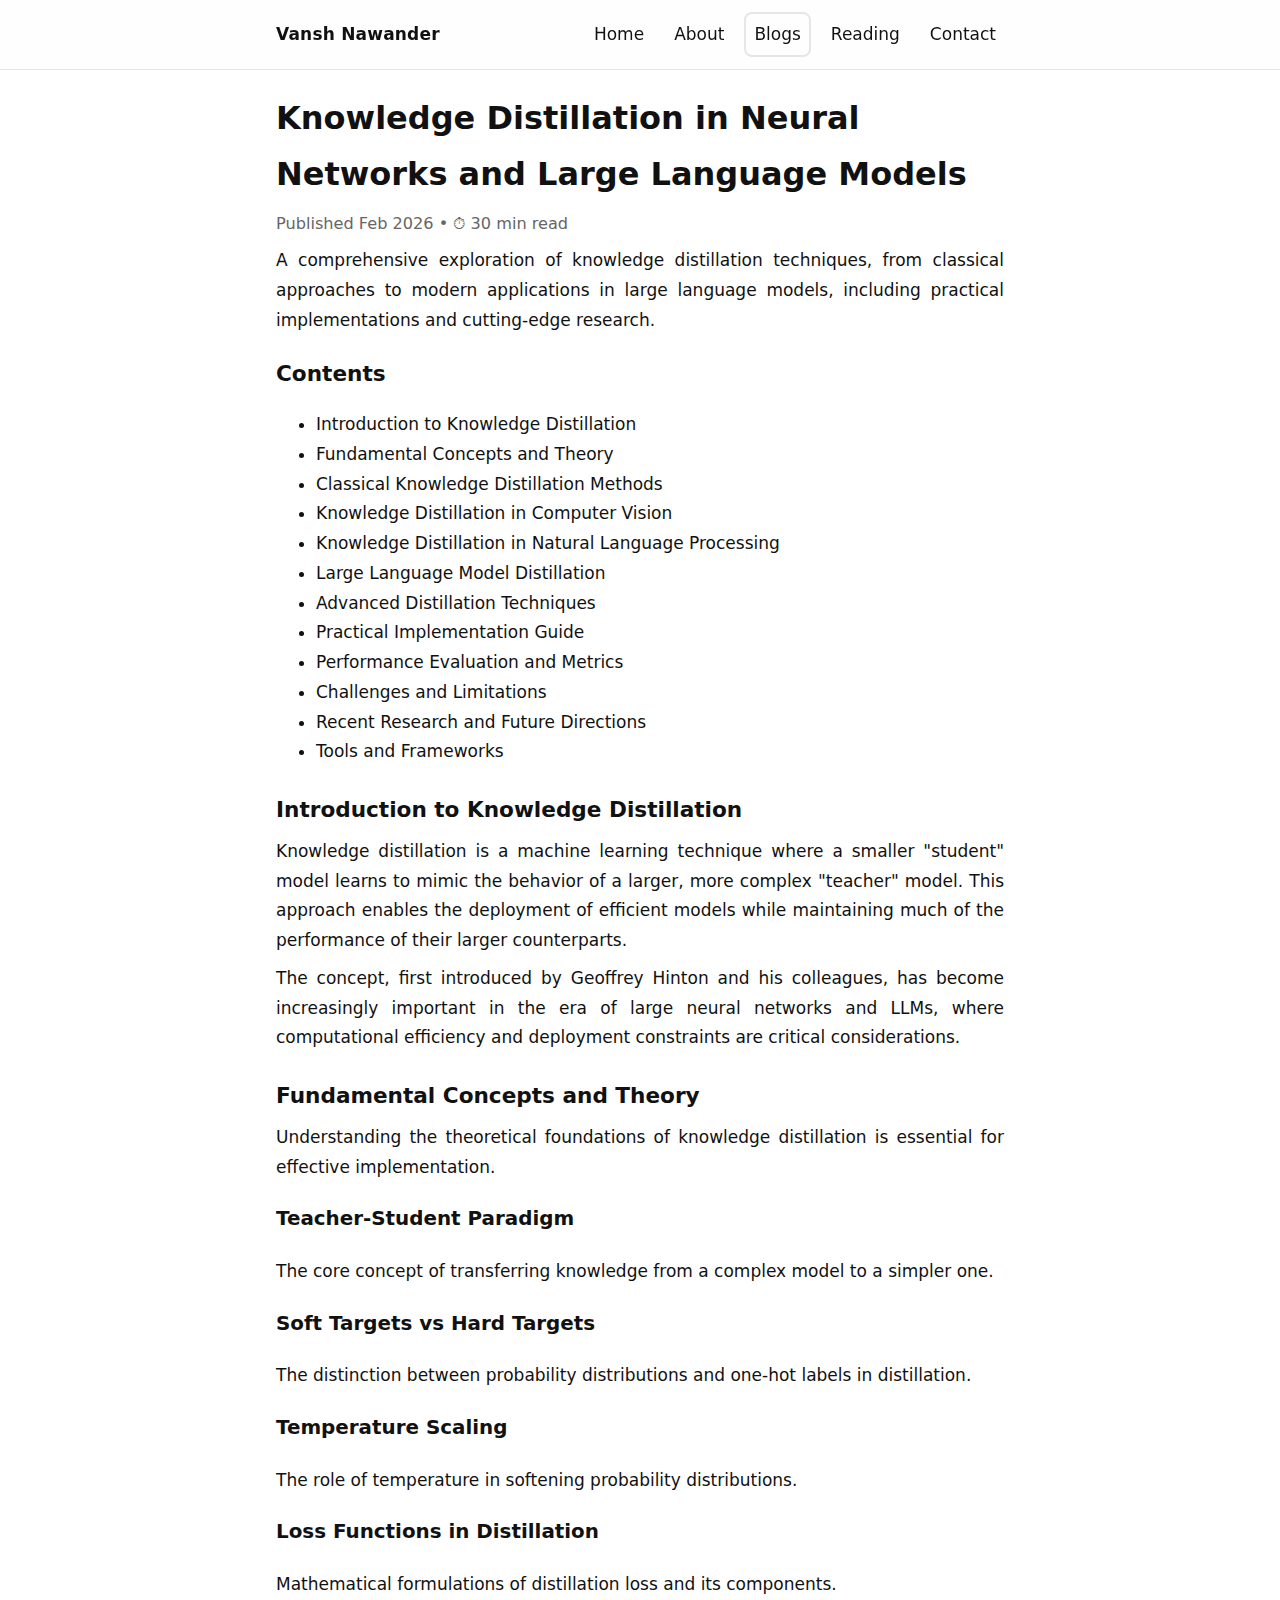
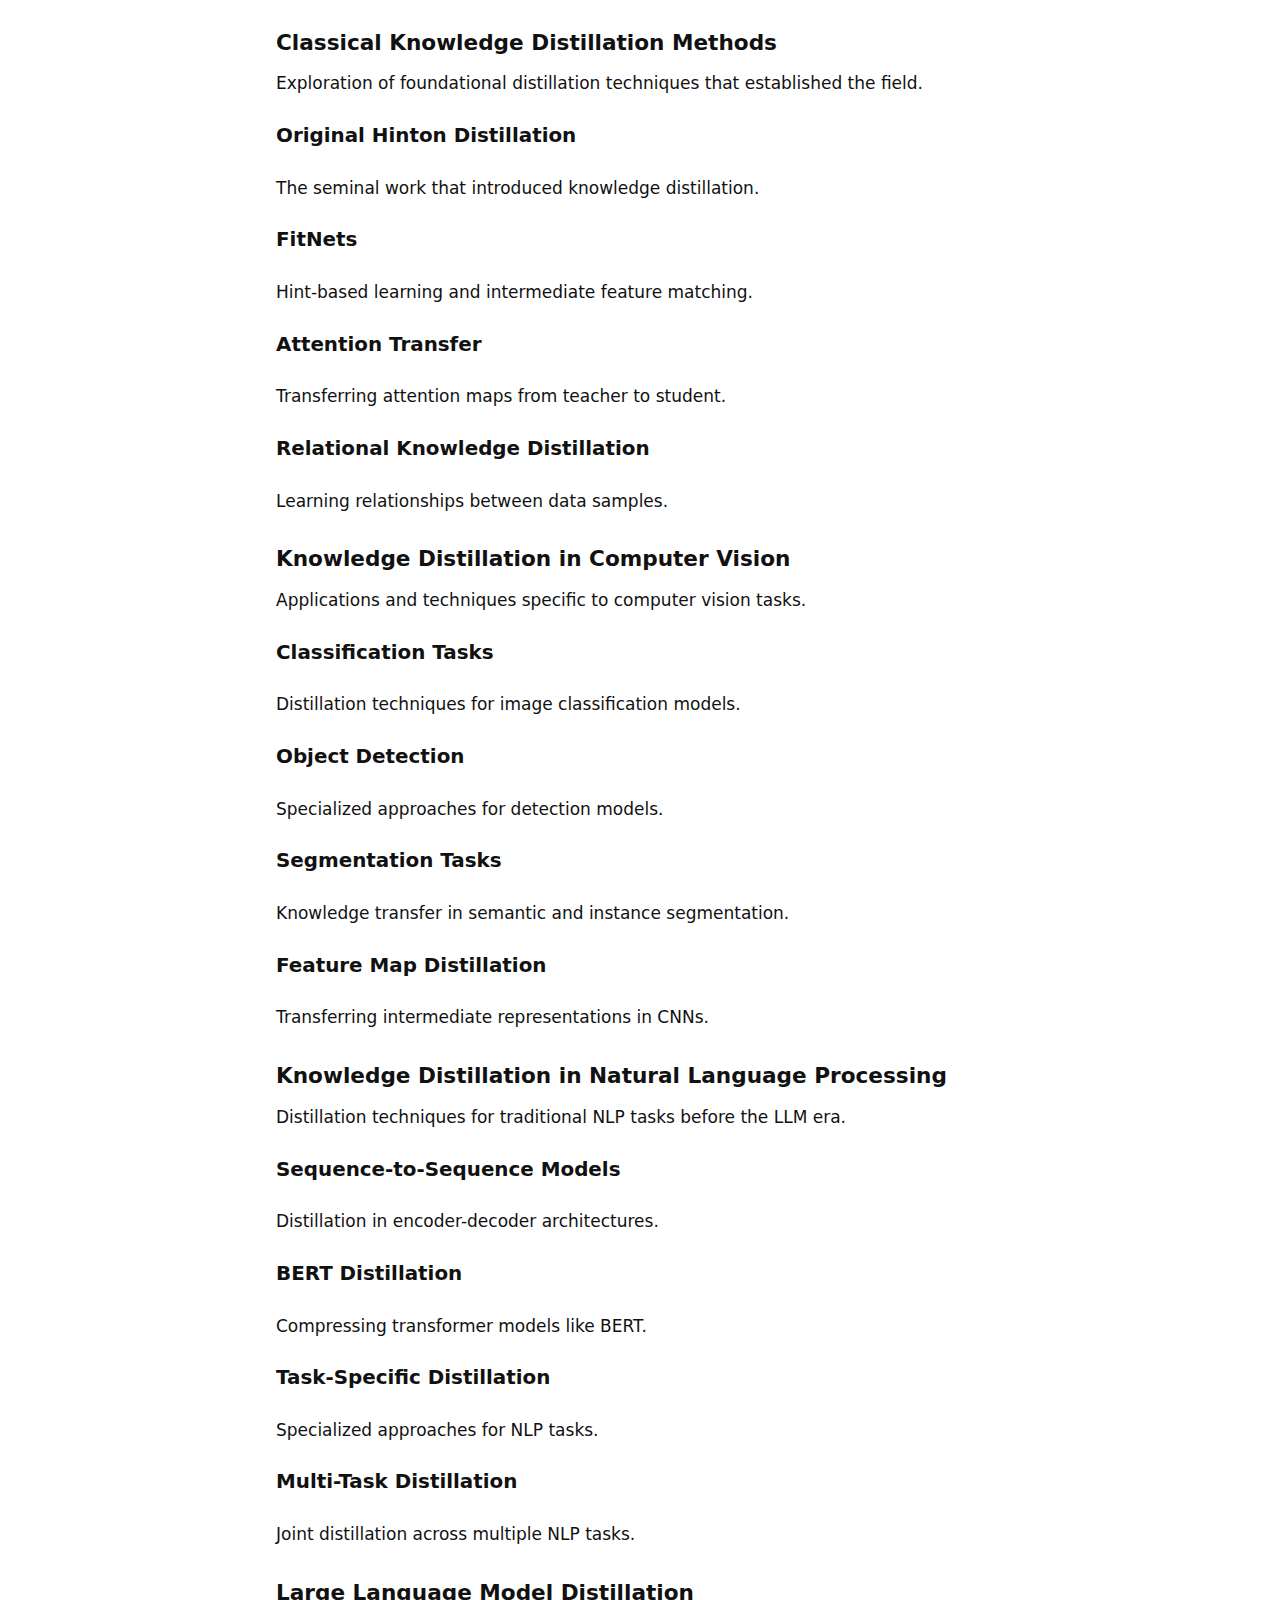
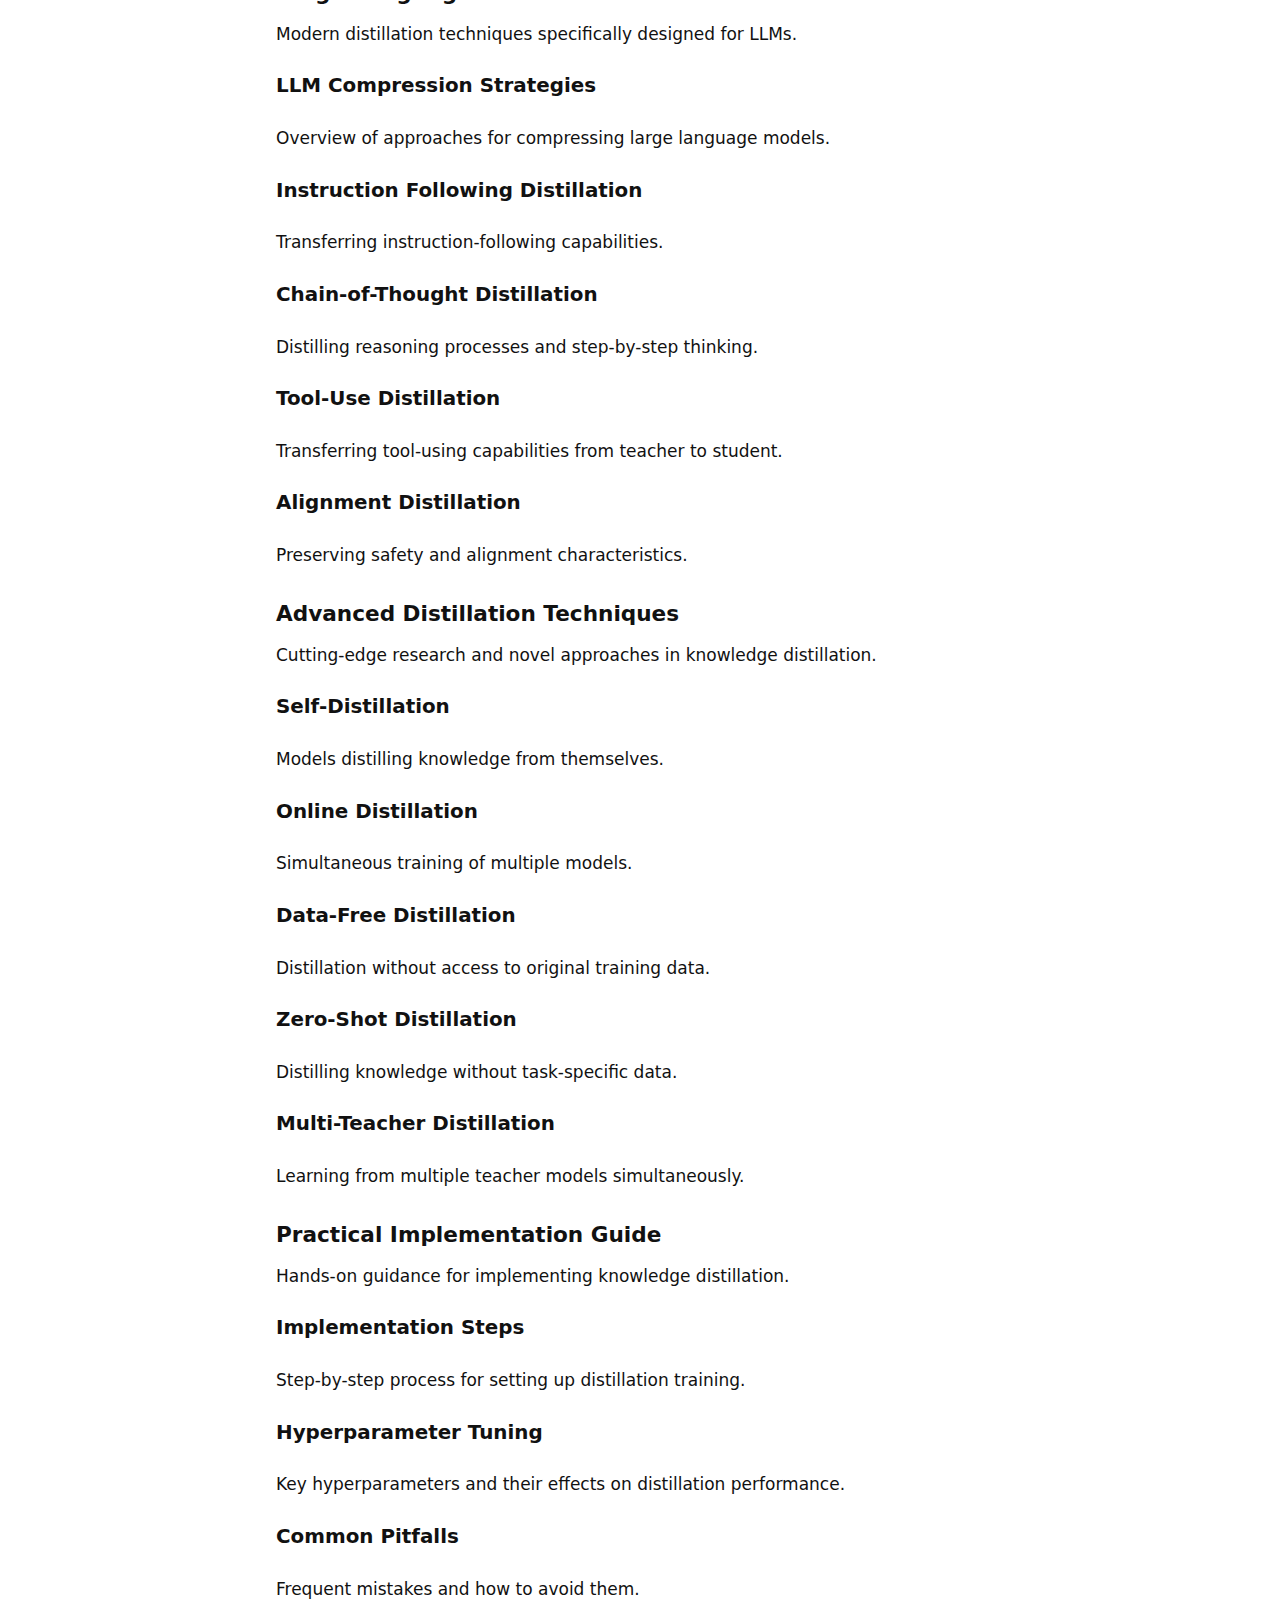
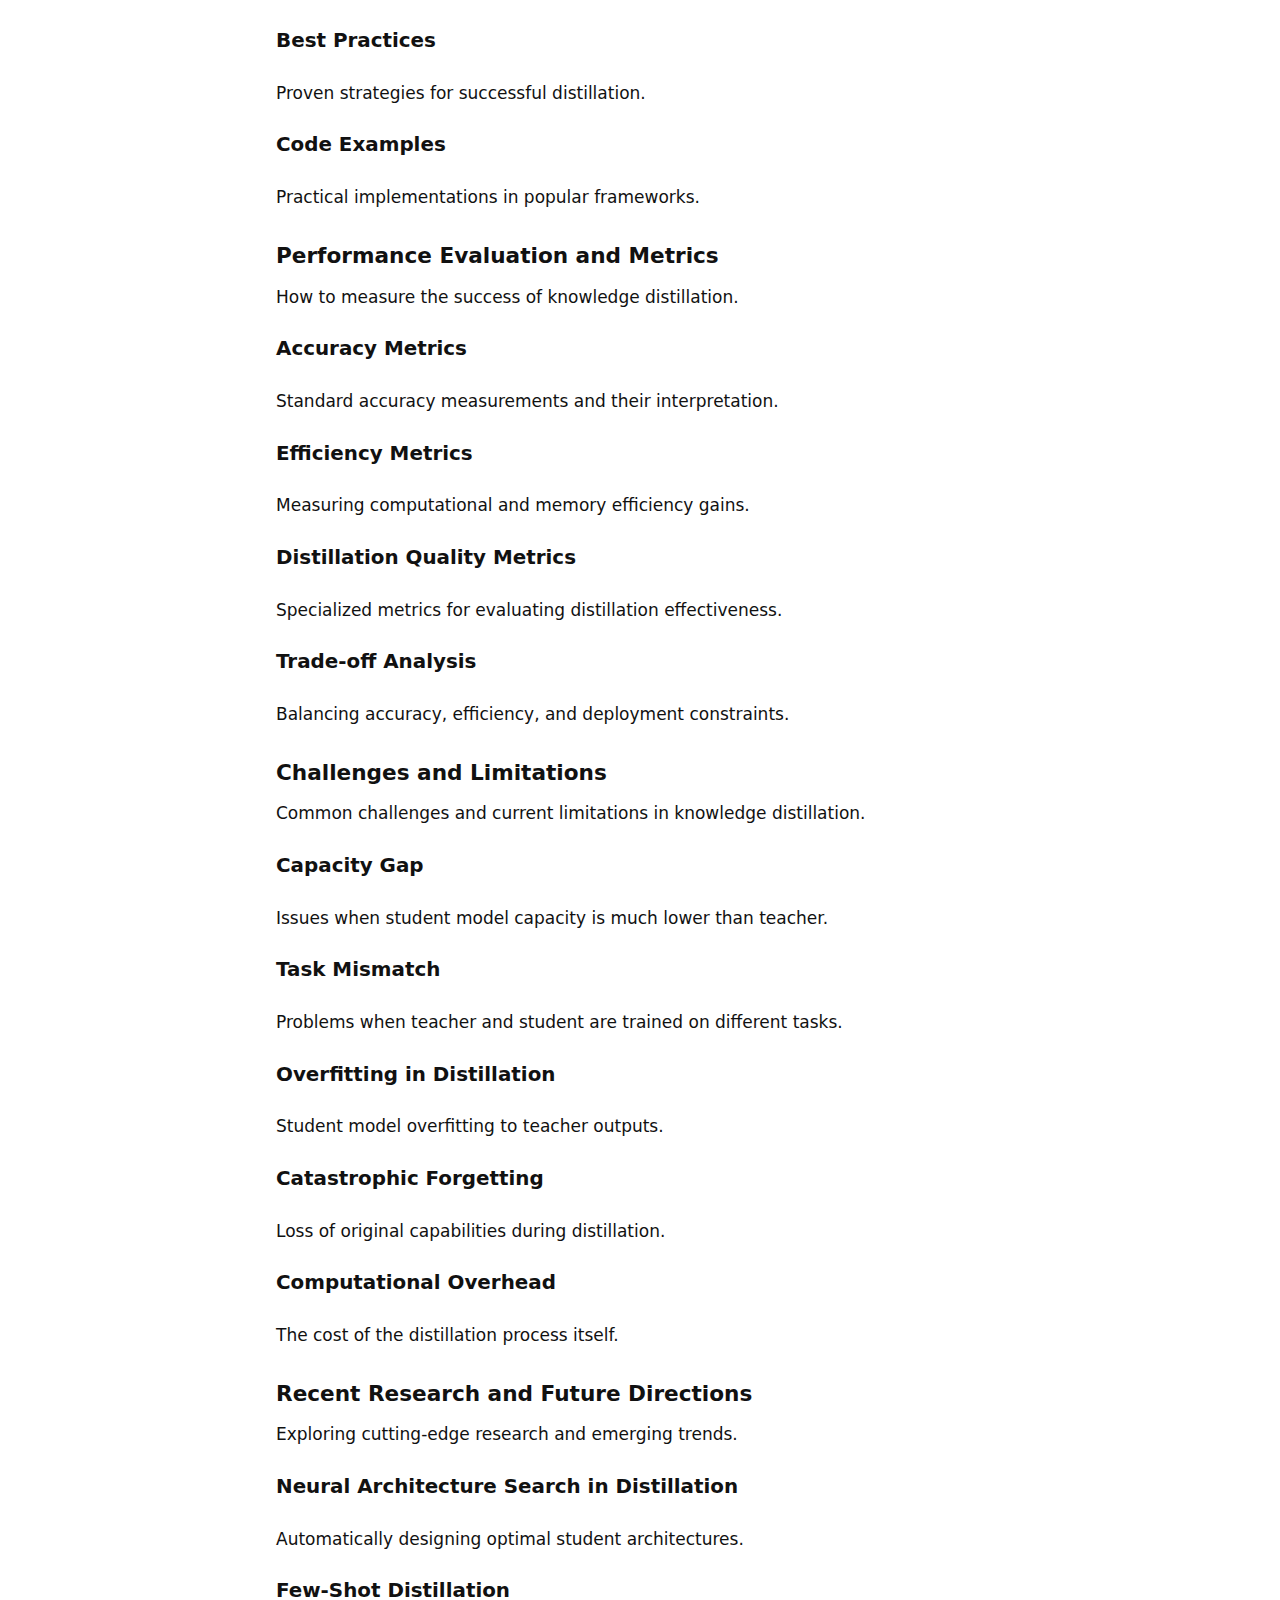
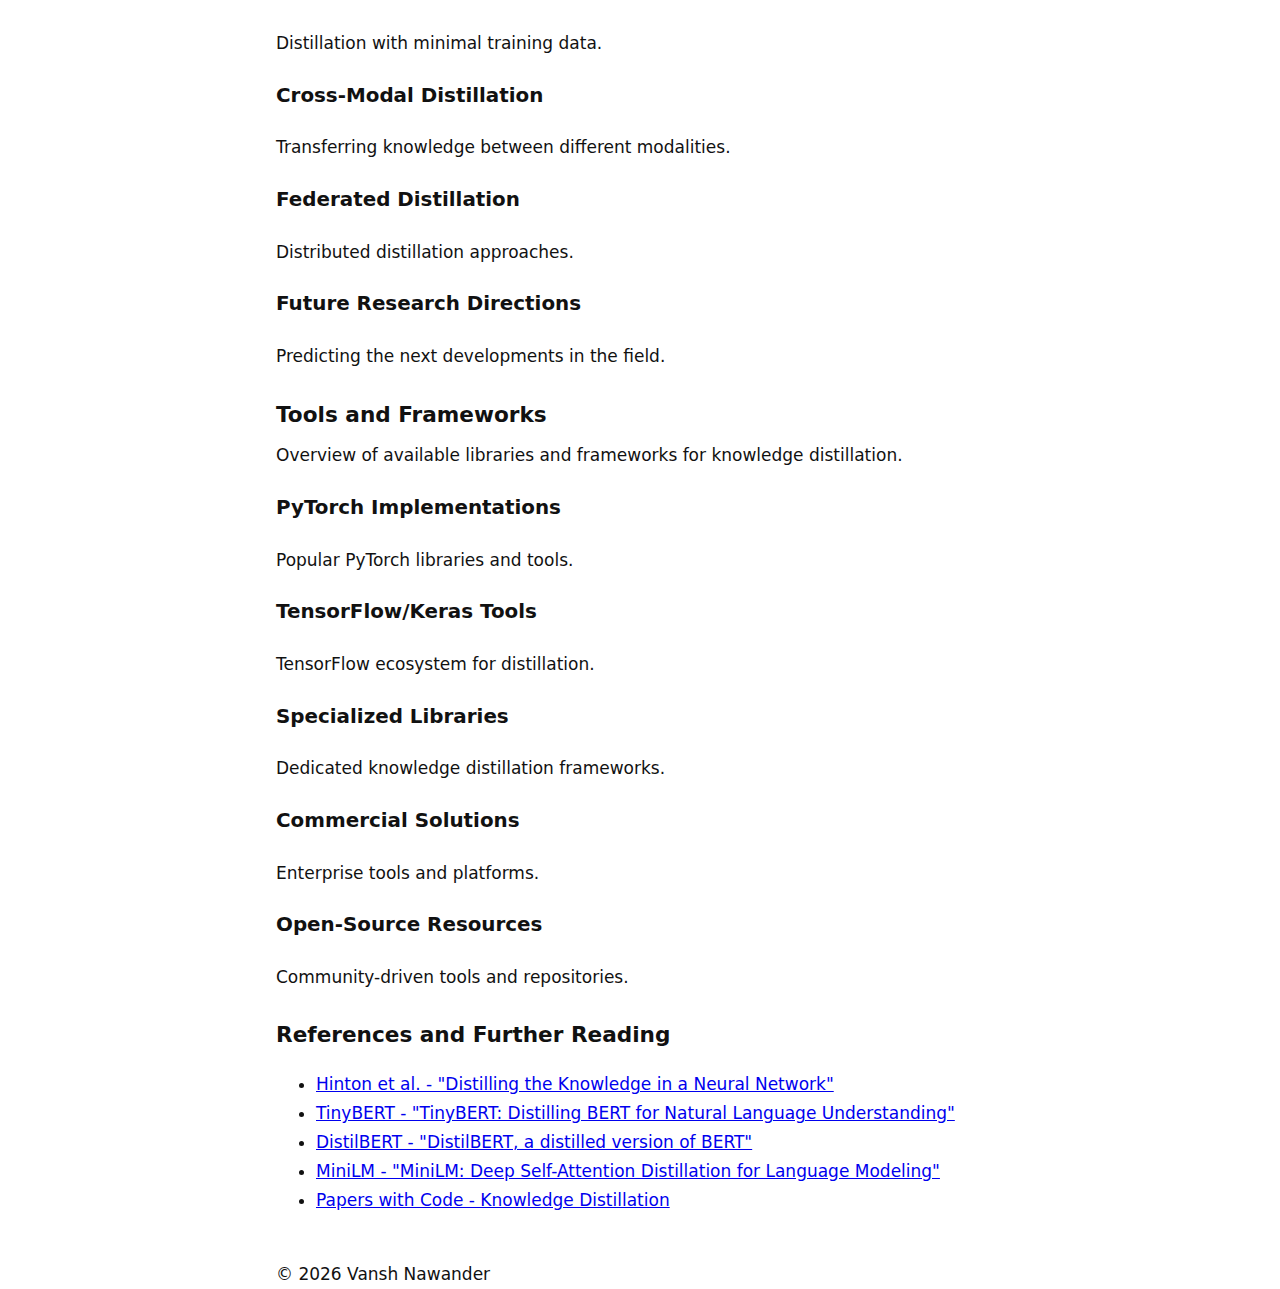
<file: posts/knowledge-distillation-neural-networks.html>
<!doctype html>
<html lang="en">
  <head>
    <meta charset="utf-8" />
    <meta name="viewport" content="width=device-width, initial-scale=1" />
    <title>Knowledge Distillation in Neural Networks and LLMs</title>
    <meta name="description" content="Comprehensive guide to knowledge distillation techniques for neural networks and large language models" />
    <link rel="stylesheet" href="../css/style.css" />
    <link rel="stylesheet" href="../css/posts/knowledge-distillation-neural-networks.css" />
  </head>
  <body>
    <header class="site-header">
      <div class="container">
        <a class="brand" href="../index.html">Vansh Nawander</a>
        <nav class="nav">
          <a class="nav-link" href="../index.html">Home</a>
          <a class="nav-link" href="../about.html">About</a>
          <a class="nav-link active" href="../blogs.html">Blogs</a>
          <a class="nav-link" href="../reading.html">Reading</a>
          <a class="nav-link" href="../contact.html">Contact</a>
        </nav>
      </div>
    </header>

    <main class="container">
      <article class="post knowledge-distillation">
        <h1>Knowledge Distillation in Neural Networks and Large Language Models</h1>
        <p class="muted">Published Feb 2026 • ⏱ 30 min read</p>
        <p>A comprehensive exploration of knowledge distillation techniques, from classical approaches to modern applications in large language models, including practical implementations and cutting-edge research.</p>

        <section>
          <h2>Contents</h2>
          <ul>
            <li>Introduction to Knowledge Distillation</li>
            <li>Fundamental Concepts and Theory</li>
            <li>Classical Knowledge Distillation Methods</li>
            <li>Knowledge Distillation in Computer Vision</li>
            <li>Knowledge Distillation in Natural Language Processing</li>
            <li>Large Language Model Distillation</li>
            <li>Advanced Distillation Techniques</li>
            <li>Practical Implementation Guide</li>
            <li>Performance Evaluation and Metrics</li>
            <li>Challenges and Limitations</li>
            <li>Recent Research and Future Directions</li>
            <li>Tools and Frameworks</li>
          </ul>
        </section>

        <section>
          <h2>Introduction to Knowledge Distillation</h2>
          <p>Knowledge distillation is a machine learning technique where a smaller "student" model learns to mimic the behavior of a larger, more complex "teacher" model. This approach enables the deployment of efficient models while maintaining much of the performance of their larger counterparts.</p>
          <p>The concept, first introduced by Geoffrey Hinton and his colleagues, has become increasingly important in the era of large neural networks and LLMs, where computational efficiency and deployment constraints are critical considerations.</p>
          <!-- Content placeholder for introduction -->
        </section>

        <section>
          <h2>Fundamental Concepts and Theory</h2>
          <p>Understanding the theoretical foundations of knowledge distillation is essential for effective implementation.</p>
          
          <h3>Teacher-Student Paradigm</h3>
          <p>The core concept of transferring knowledge from a complex model to a simpler one.</p>
          
          <h3>Soft Targets vs Hard Targets</h3>
          <p>The distinction between probability distributions and one-hot labels in distillation.</p>
          
          <h3>Temperature Scaling</h3>
          <p>The role of temperature in softening probability distributions.</p>
          
          <h3>Loss Functions in Distillation</h3>
          <p>Mathematical formulations of distillation loss and its components.</p>
          <!-- Content placeholder for fundamental concepts -->
        </section>

        <section>
          <h2>Classical Knowledge Distillation Methods</h2>
          <p>Exploration of foundational distillation techniques that established the field.</p>
          
          <h3>Original Hinton Distillation</h3>
          <p>The seminal work that introduced knowledge distillation.</p>
          
          <h3>FitNets</h3>
          <p>Hint-based learning and intermediate feature matching.</p>
          
          <h3>Attention Transfer</h3>
          <p>Transferring attention maps from teacher to student.</p>
          
          <h3>Relational Knowledge Distillation</h3>
          <p>Learning relationships between data samples.</p>
          <!-- Content placeholder for classical methods -->
        </section>

        <section>
          <h2>Knowledge Distillation in Computer Vision</h2>
          <p>Applications and techniques specific to computer vision tasks.</p>
          
          <h3>Classification Tasks</h3>
          <p>Distillation techniques for image classification models.</p>
          
          <h3>Object Detection</h3>
          <p>Specialized approaches for detection models.</p>
          
          <h3>Segmentation Tasks</h3>
          <p>Knowledge transfer in semantic and instance segmentation.</p>
          
          <h3>Feature Map Distillation</h3>
          <p>Transferring intermediate representations in CNNs.</p>
          <!-- Content placeholder for computer vision -->
        </section>

        <section>
          <h2>Knowledge Distillation in Natural Language Processing</h2>
          <p>Distillation techniques for traditional NLP tasks before the LLM era.</p>
          
          <h3>Sequence-to-Sequence Models</h3>
          <p>Distillation in encoder-decoder architectures.</p>
          
          <h3>BERT Distillation</h3>
          <p>Compressing transformer models like BERT.</p>
          
          <h3>Task-Specific Distillation</h3>
          <p>Specialized approaches for NLP tasks.</p>
          
          <h3>Multi-Task Distillation</h3>
          <p>Joint distillation across multiple NLP tasks.</p>
          <!-- Content placeholder for NLP distillation -->
        </section>

        <section>
          <h2>Large Language Model Distillation</h2>
          <p>Modern distillation techniques specifically designed for LLMs.</p>
          
          <h3>LLM Compression Strategies</h3>
          <p>Overview of approaches for compressing large language models.</p>
          
          <h3>Instruction Following Distillation</h3>
          <p>Transferring instruction-following capabilities.</p>
          
          <h3>Chain-of-Thought Distillation</h3>
          <p>Distilling reasoning processes and step-by-step thinking.</p>
          
          <h3>Tool-Use Distillation</h3>
          <p>Transferring tool-using capabilities from teacher to student.</p>
          
          <h3>Alignment Distillation</h3>
          <p>Preserving safety and alignment characteristics.</p>
          <!-- Content placeholder for LLM distillation -->
        </section>

        <section>
          <h2>Advanced Distillation Techniques</h2>
          <p>Cutting-edge research and novel approaches in knowledge distillation.</p>
          
          <h3>Self-Distillation</h3>
          <p>Models distilling knowledge from themselves.</p>
          
          <h3>Online Distillation</h3>
          <p>Simultaneous training of multiple models.</p>
          
          <h3>Data-Free Distillation</h3>
          <p>Distillation without access to original training data.</p>
          
          <h3>Zero-Shot Distillation</h3>
          <p>Distilling knowledge without task-specific data.</p>
          
          <h3>Multi-Teacher Distillation</h3>
          <p>Learning from multiple teacher models simultaneously.</p>
          <!-- Content placeholder for advanced techniques -->
        </section>

        <section>
          <h2>Practical Implementation Guide</h2>
          <p>Hands-on guidance for implementing knowledge distillation.</p>
          
          <h3>Implementation Steps</h3>
          <p>Step-by-step process for setting up distillation training.</p>
          
          <h3>Hyperparameter Tuning</h3>
          <p>Key hyperparameters and their effects on distillation performance.</p>
          
          <h3>Common Pitfalls</h3>
          <p>Frequent mistakes and how to avoid them.</p>
          
          <h3>Best Practices</h3>
          <p>Proven strategies for successful distillation.</p>
          
          <h3>Code Examples</h3>
          <p>Practical implementations in popular frameworks.</p>
          <!-- Content placeholder for implementation guide -->
        </section>

        <section>
          <h2>Performance Evaluation and Metrics</h2>
          <p>How to measure the success of knowledge distillation.</p>
          
          <h3>Accuracy Metrics</h3>
          <p>Standard accuracy measurements and their interpretation.</p>
          
          <h3>Efficiency Metrics</h3>
          <p>Measuring computational and memory efficiency gains.</p>
          
          <h3>Distillation Quality Metrics</h3>
          <p>Specialized metrics for evaluating distillation effectiveness.</p>
          
          <h3>Trade-off Analysis</h3>
          <p>Balancing accuracy, efficiency, and deployment constraints.</p>
          <!-- Content placeholder for performance evaluation -->
        </section>

        <section>
          <h2>Challenges and Limitations</h2>
          <p>Common challenges and current limitations in knowledge distillation.</p>
          
          <h3>Capacity Gap</h3>
          <p>Issues when student model capacity is much lower than teacher.</p>
          
          <h3>Task Mismatch</h3>
          <p>Problems when teacher and student are trained on different tasks.</p>
          
          <h3>Overfitting in Distillation</h3>
          <p>Student model overfitting to teacher outputs.</p>
          
          <h3>Catastrophic Forgetting</h3>
          <p>Loss of original capabilities during distillation.</p>
          
          <h3>Computational Overhead</h3>
          <p>The cost of the distillation process itself.</p>
          <!-- Content placeholder for challenges -->
        </section>

        <section>
          <h2>Recent Research and Future Directions</h2>
          <p>Exploring cutting-edge research and emerging trends.</p>
          
          <h3>Neural Architecture Search in Distillation</h3>
          <p>Automatically designing optimal student architectures.</p>
          
          <h3>Few-Shot Distillation</h3>
          <p>Distillation with minimal training data.</p>
          
          <h3>Cross-Modal Distillation</h3>
          <p>Transferring knowledge between different modalities.</p>
          
          <h3>Federated Distillation</h3>
          <p>Distributed distillation approaches.</p>
          
          <h3>Future Research Directions</h3>
          <p>Predicting the next developments in the field.</p>
          <!-- Content placeholder for recent research -->
        </section>

        <section>
          <h2>Tools and Frameworks</h2>
          <p>Overview of available libraries and frameworks for knowledge distillation.</p>
          
          <h3>PyTorch Implementations</h3>
          <p>Popular PyTorch libraries and tools.</p>
          
          <h3>TensorFlow/Keras Tools</h3>
          <p>TensorFlow ecosystem for distillation.</p>
          
          <h3>Specialized Libraries</h3>
          <p>Dedicated knowledge distillation frameworks.</p>
          
          <h3>Commercial Solutions</h3>
          <p>Enterprise tools and platforms.</p>
          
          <h3>Open-Source Resources</h3>
          <p>Community-driven tools and repositories.</p>
          <!-- Content placeholder for tools and frameworks -->
        </section>
      </article>
      
      <section>
        <h2>References and Further Reading</h2>
        <ul>
          <li><a href="https://arxiv.org/abs/1503.02531" target="_blank">Hinton et al. - "Distilling the Knowledge in a Neural Network"</a></li>
          <li><a href="https://arxiv.org/abs/1911.07271" target="_blank">TinyBERT - "TinyBERT: Distilling BERT for Natural Language Understanding"</a></li>
          <li><a href="https://arxiv.org/abs/2006.05525" target="_blank">DistilBERT - "DistilBERT, a distilled version of BERT"</a></li>
          <li><a href="https://arxiv.org/abs/2002.05709" target="_blank">MiniLM - "MiniLM: Deep Self-Attention Distillation for Language Modeling"</a></li>
          <li><a href="https://paperswithcode.com/task/knowledge-distillation" target="_blank">Papers with Code - Knowledge Distillation</a></li>
        </ul>
      </section>
    </main>

    <footer class="site-footer">
      <div class="container">
        <p>© 2026 Vansh Nawander</p>
      </div>
    </footer>
  </body>
</html>
</file>
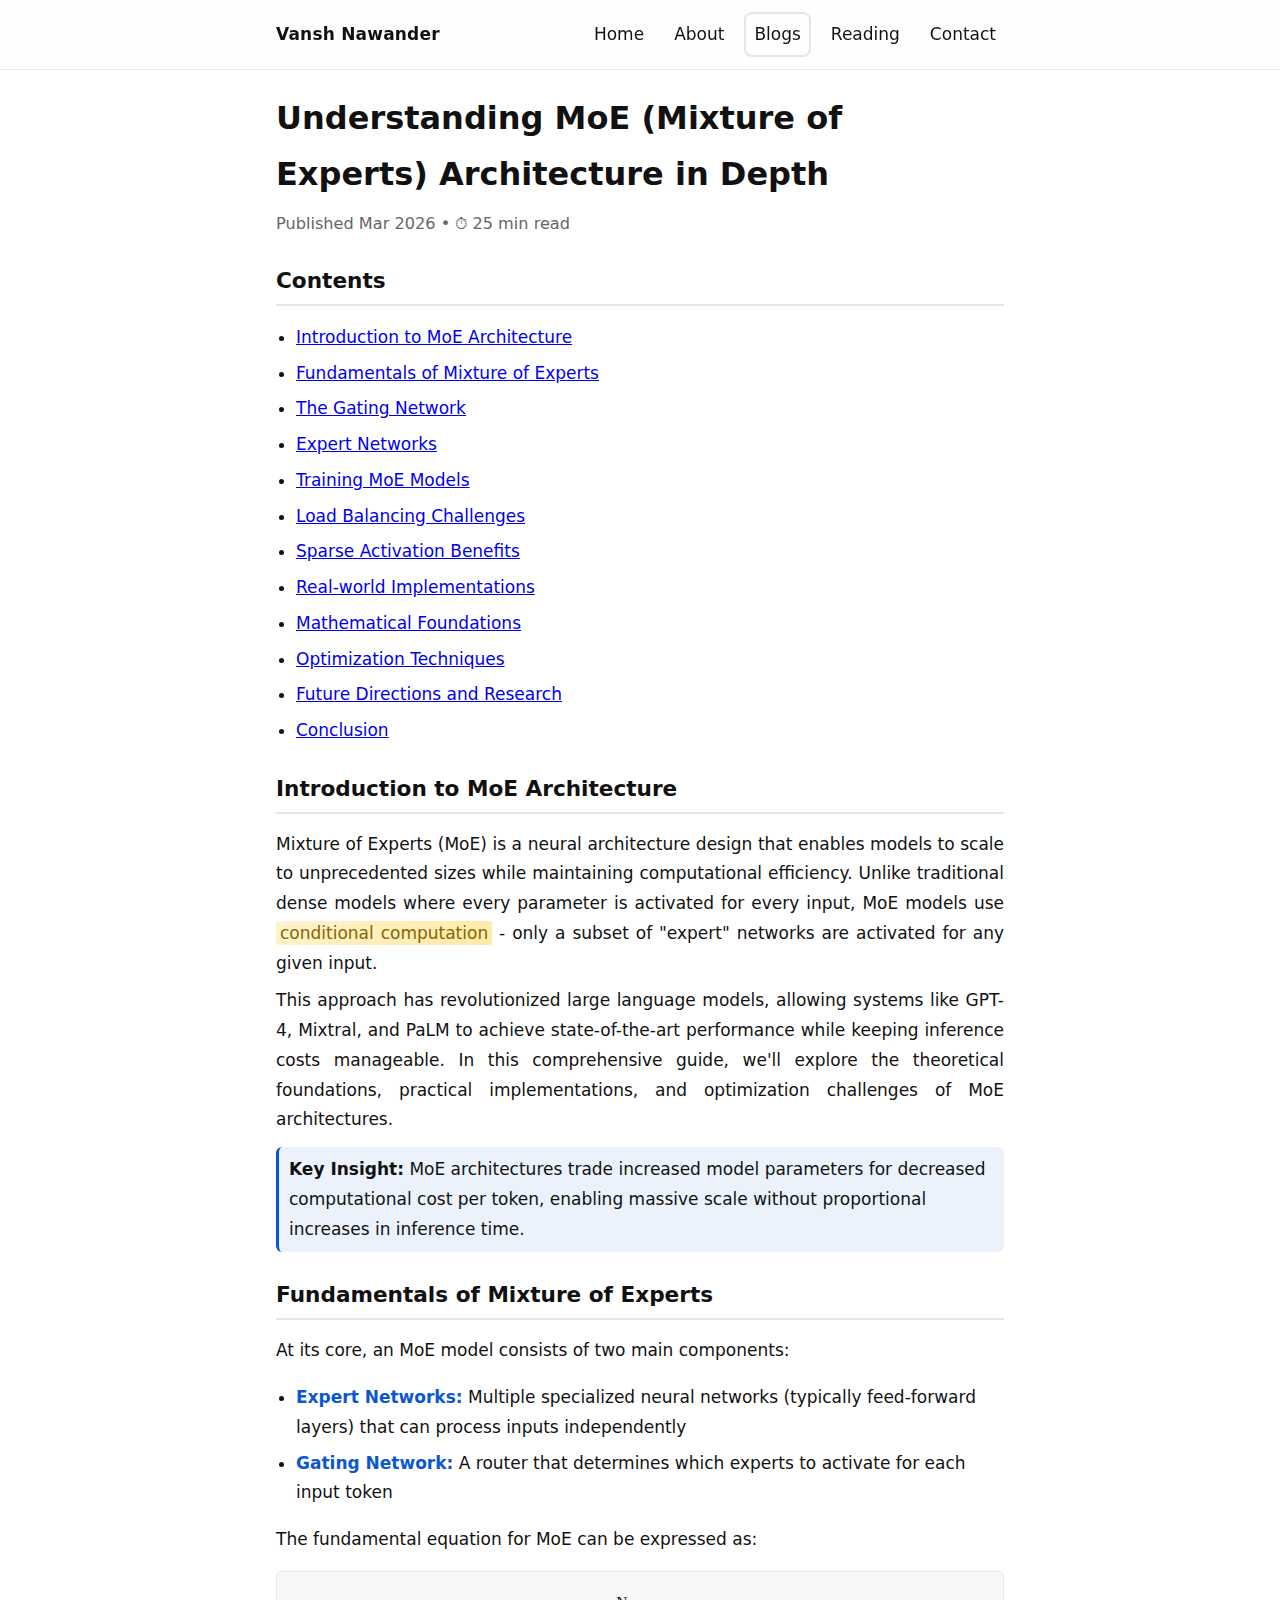
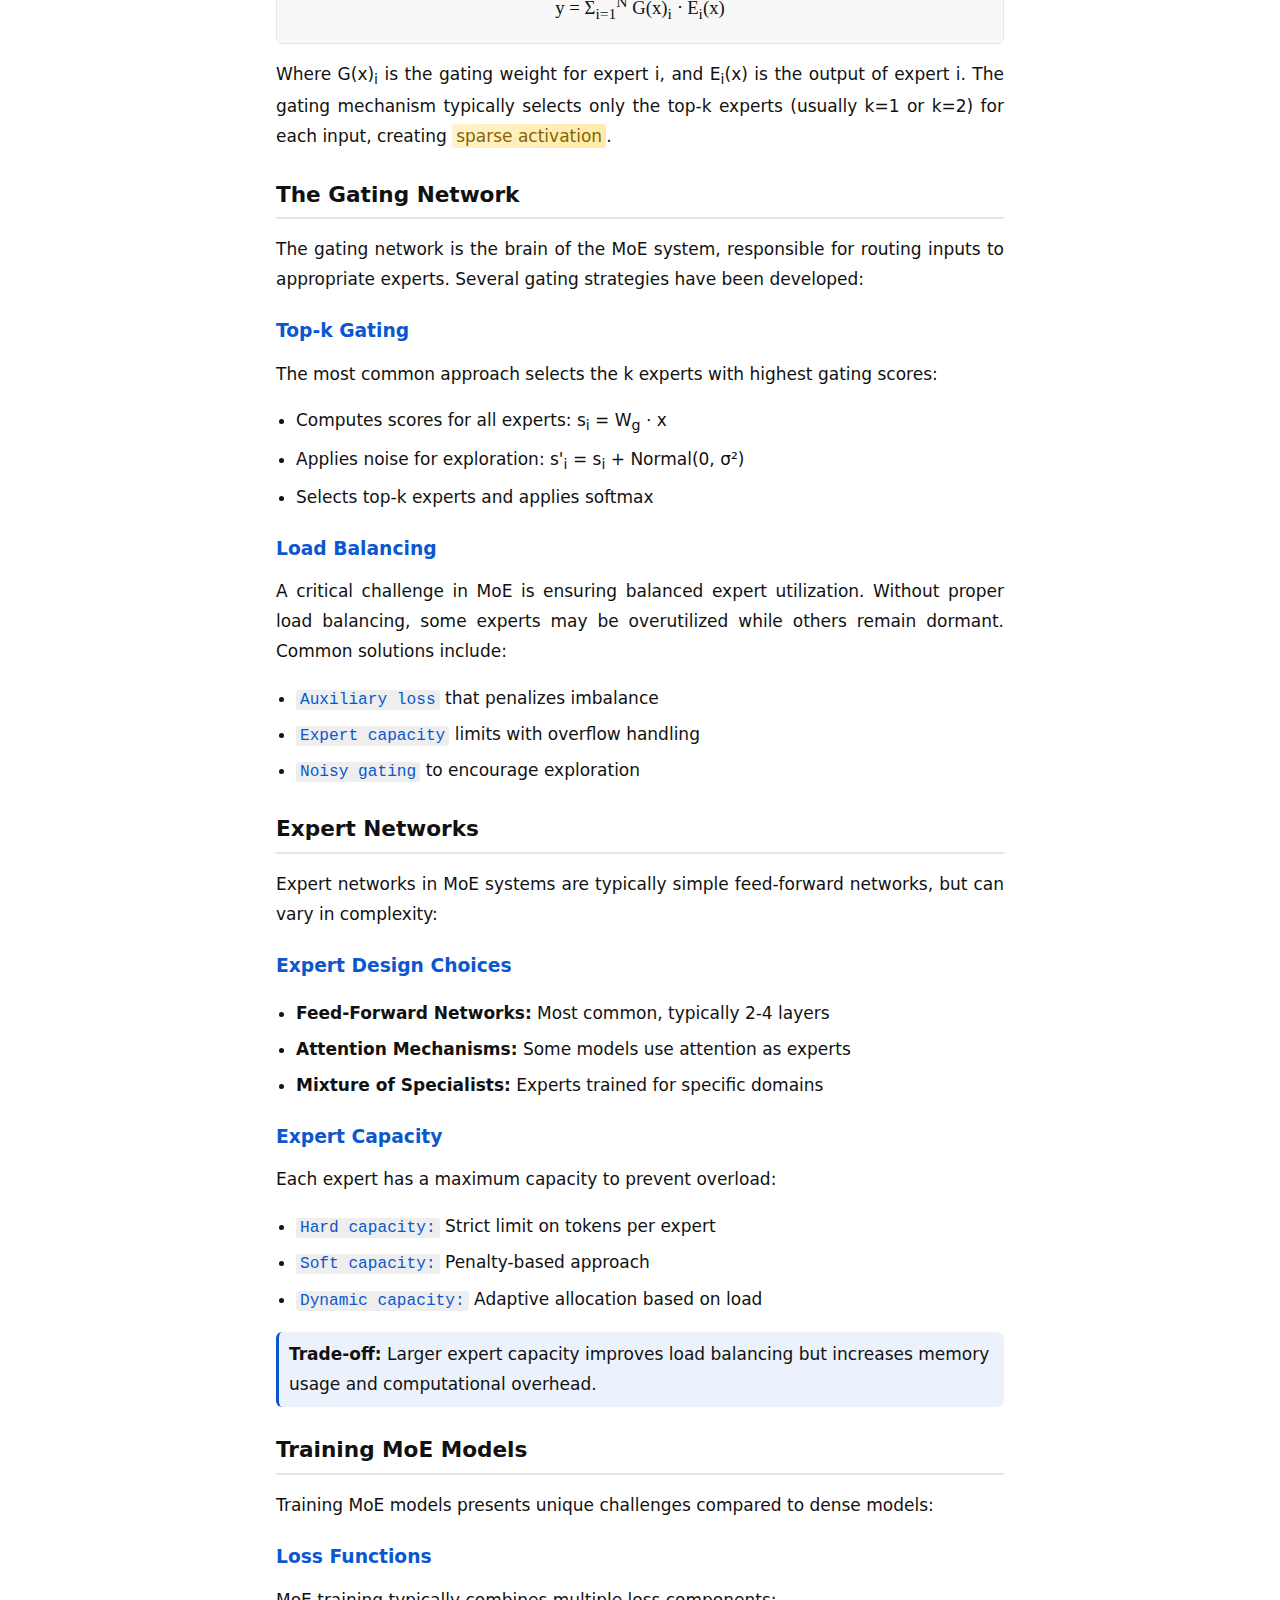
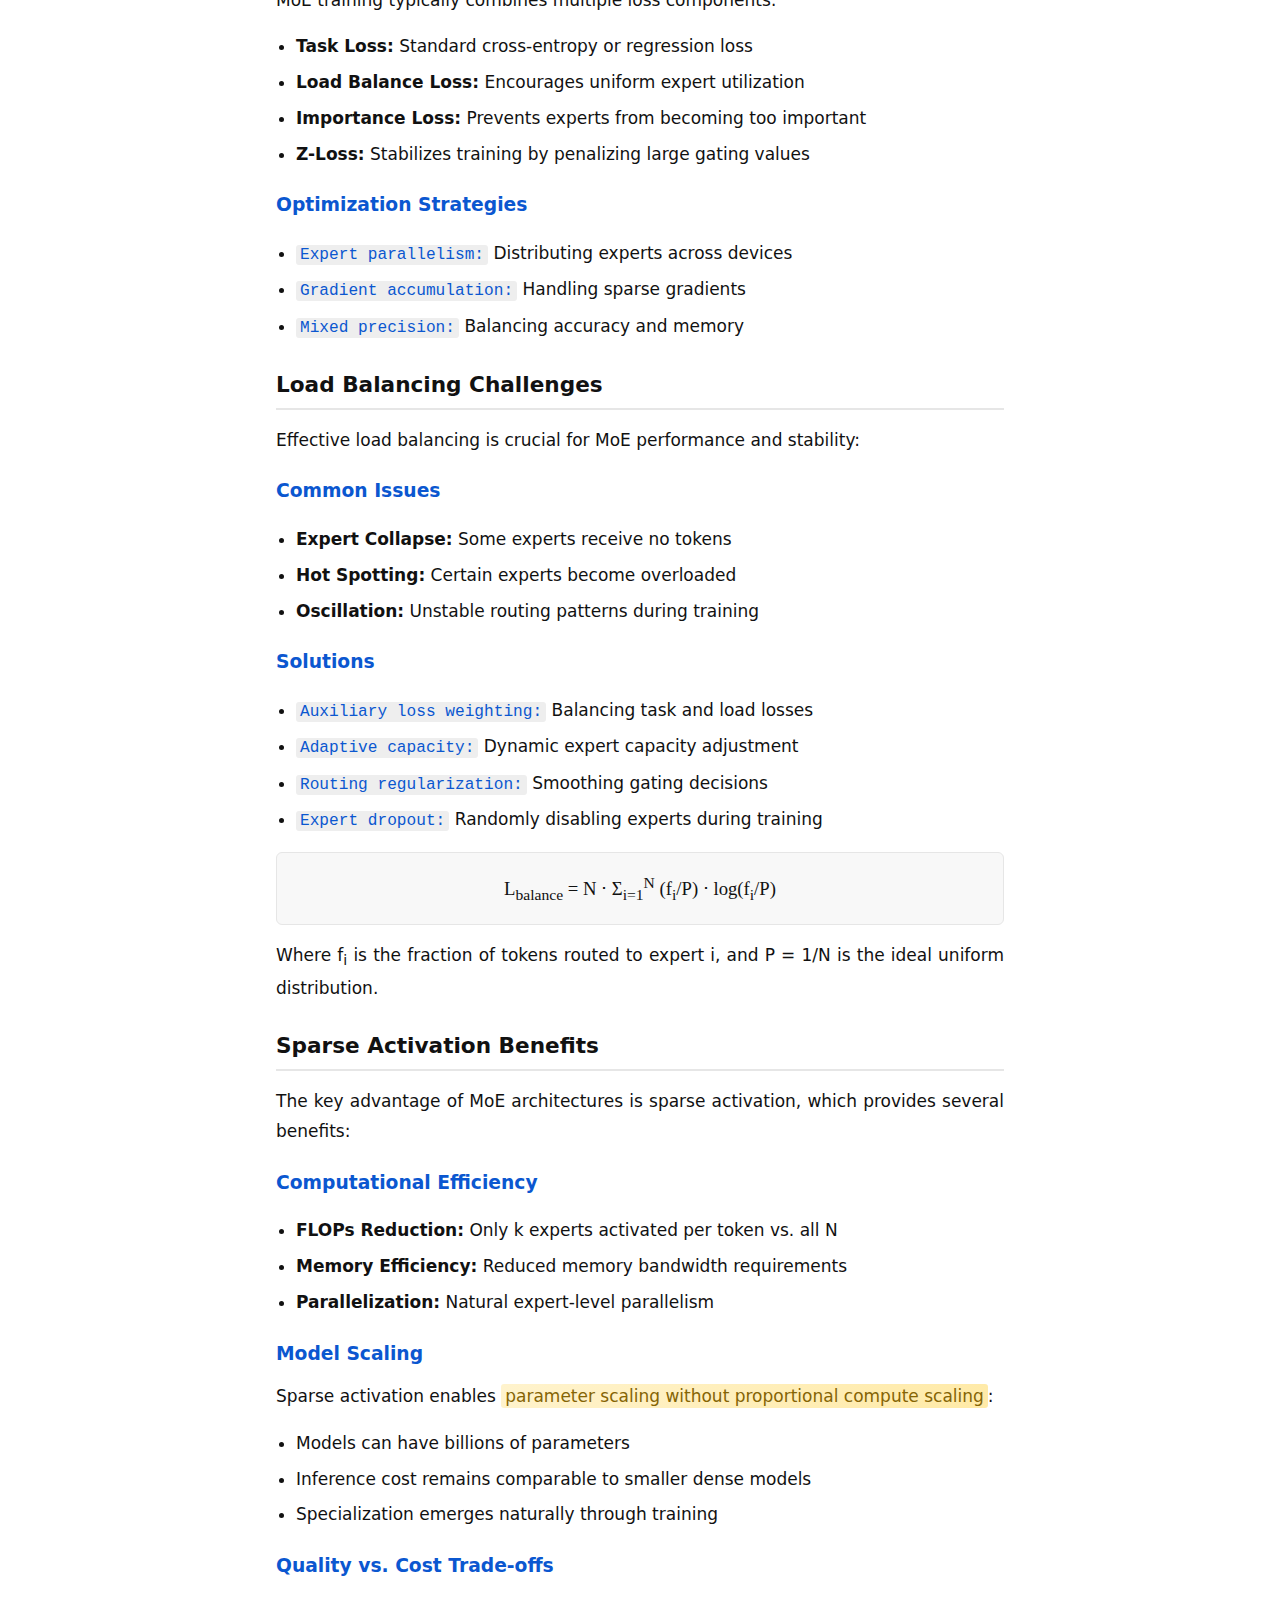
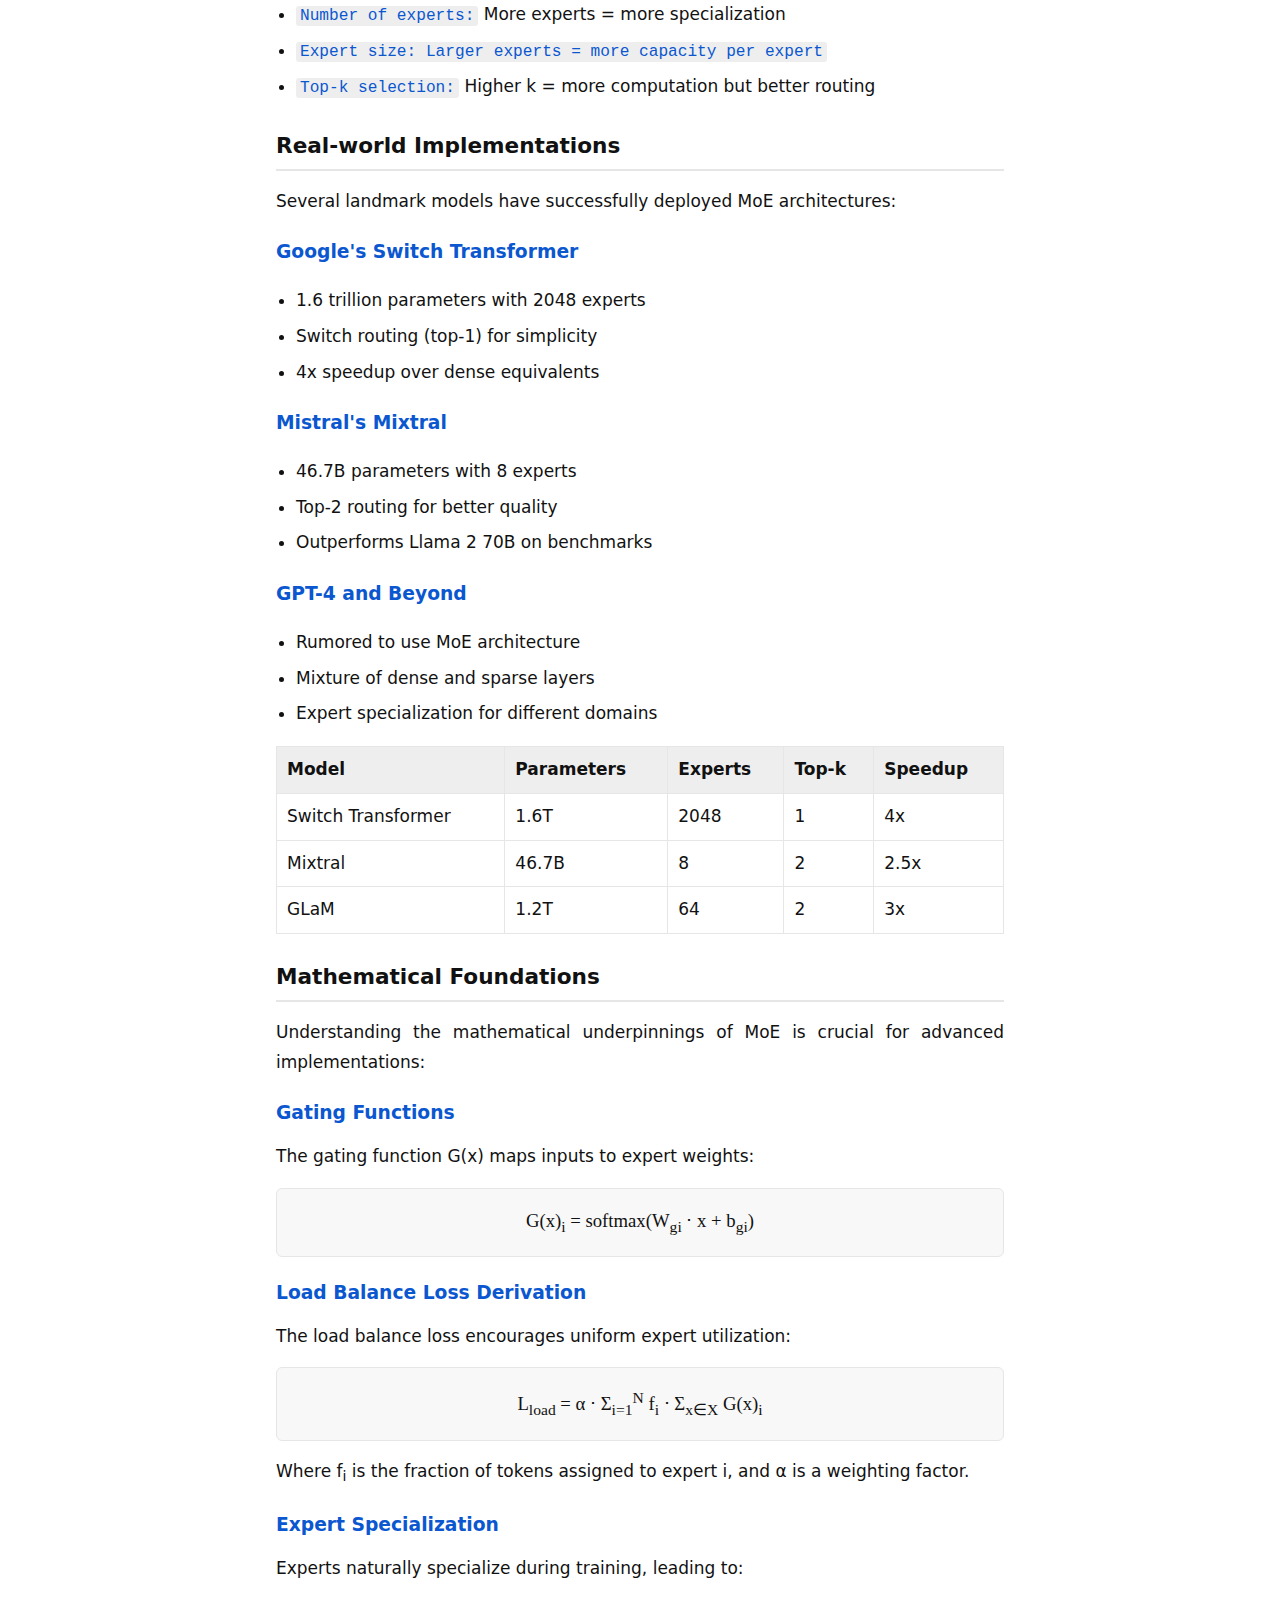
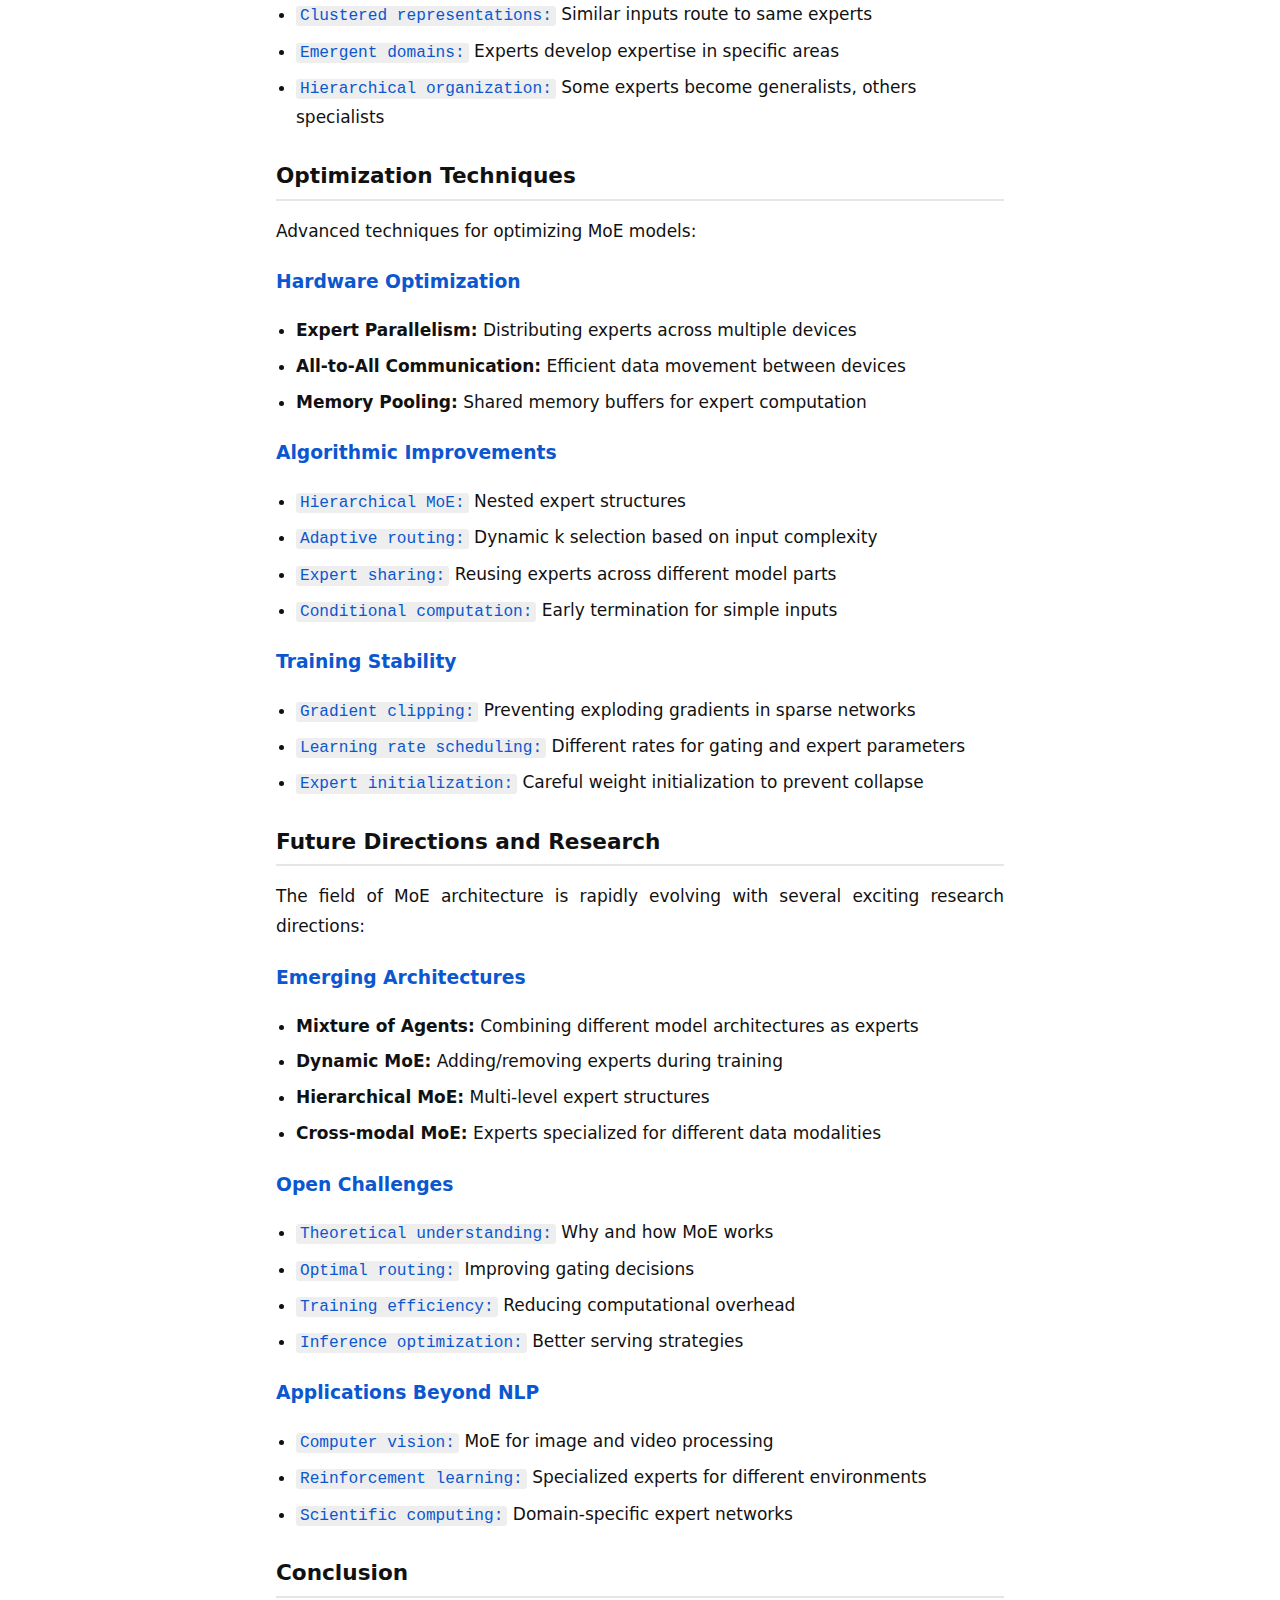
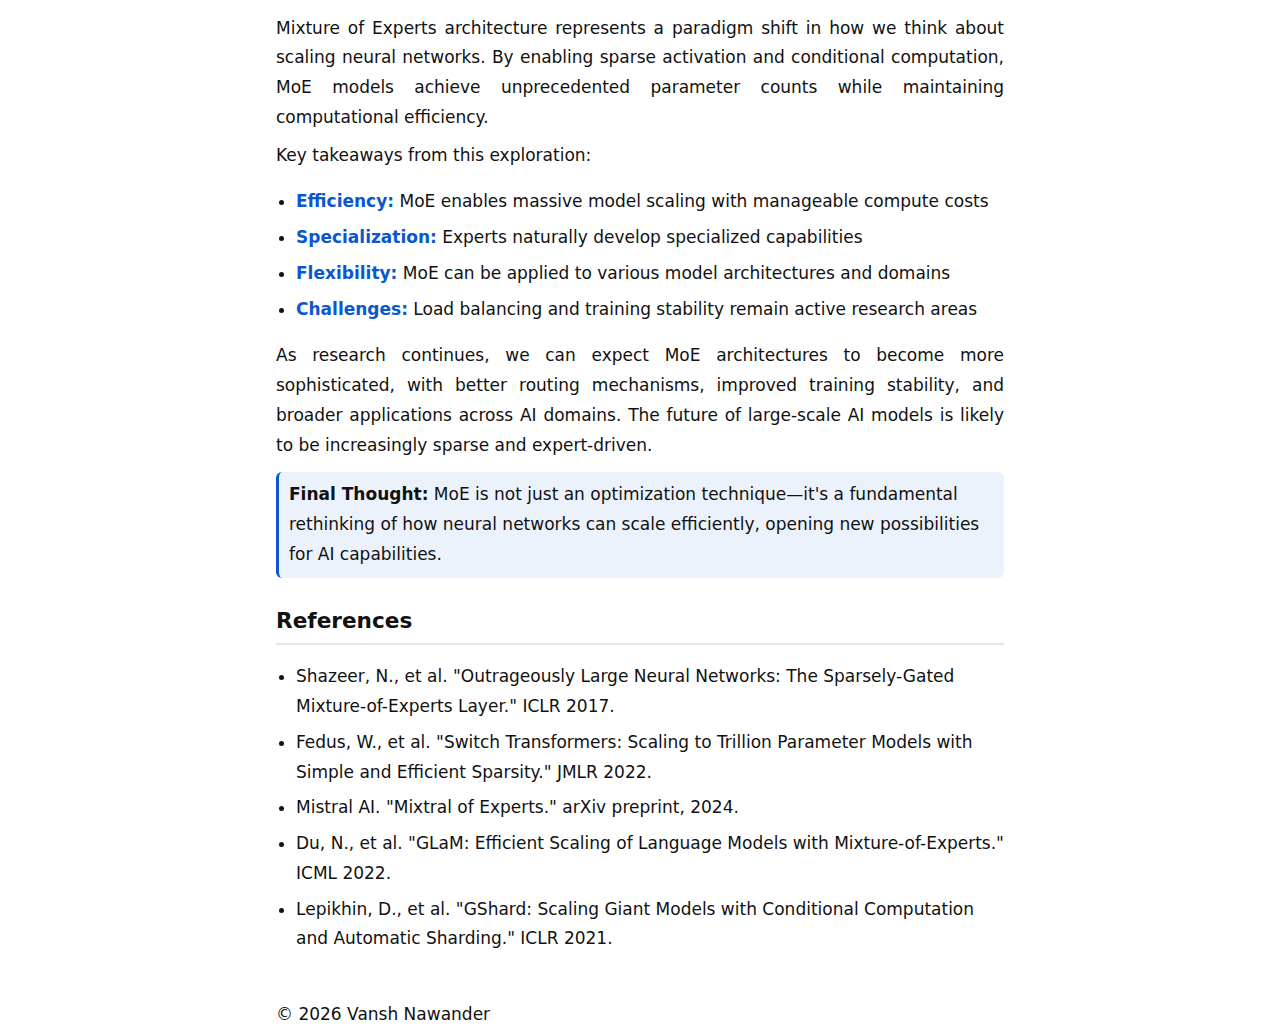
<file: posts/moe-working.html>
<!DOCTYPE html>
<html lang="en">
  <head>
    <meta charset="utf-8" />
    <meta name="viewport" content="width=device-width, initial-scale=1" />
    <title>Understaning MoE(mixture of experts) in depth</title>
    <meta name="description" content="." />
    <link rel="stylesheet" href="../css/style.css" />
    <link rel="stylesheet" href="../css/posts/moe-working.css" />
  </head>
  <body>
    <header class="site-header">
      <div class="container">
        <a class="brand" href="../index.html">Vansh Nawander</a>
        <nav class="nav">
          <a class="nav-link" href="../index.html">Home</a>
          <a class="nav-link" href="../about.html">About</a>
          <a class="nav-link active" href="../blogs.html">Blogs</a>
          <a class="nav-link" href="../reading.html">Reading</a>
          <a class="nav-link" href="../contact.html">Contact</a>
        </nav>
      </div>
    </header>

    <main class="container">
      <article class="post moe-working">
        <h1>Understanding MoE (Mixture of Experts) Architecture in Depth</h1>
        <p class="muted">Published Mar 2026 • ⏱ 25 min read</p>

        <section>
          <h2>Contents</h2>
          <ul>
            <li><a href="#introduction">Introduction to MoE Architecture</a></li>
            <li><a href="#fundamentals">Fundamentals of Mixture of Experts</a></li>
            <li><a href="#gating-network">The Gating Network</a></li>
            <li><a href="#expert-networks">Expert Networks</a></li>
            <li><a href="#training-moe">Training MoE Models</a></li>
            <li><a href="#load-balancing">Load Balancing Challenges</a></li>
            <li><a href="#sparse-activation">Sparse Activation Benefits</a></li>
            <li><a href="#implementations">Real-world Implementations</a></li>
            <li><a href="#mathematical-foundations">Mathematical Foundations</a></li>
            <li><a href="#optimization-techniques">Optimization Techniques</a></li>
            <li><a href="#future-directions">Future Directions and Research</a></li>
            <li><a href="#conclusion">Conclusion</a></li>
          </ul>
        </section>

        <section id="introduction">
          <h2>Introduction to MoE Architecture</h2>
          <p>Mixture of Experts (MoE) is a neural architecture design that enables models to scale to unprecedented sizes while maintaining computational efficiency. Unlike traditional dense models where every parameter is activated for every input, MoE models use <span class="highlight-term">conditional computation</span> - only a subset of "expert" networks are activated for any given input.</p>
          
          <p>This approach has revolutionized large language models, allowing systems like GPT-4, Mixtral, and PaLM to achieve state-of-the-art performance while keeping inference costs manageable. In this comprehensive guide, we'll explore the theoretical foundations, practical implementations, and optimization challenges of MoE architectures.</p>
          
          <div class="note">
            <strong>Key Insight:</strong> MoE architectures trade increased model parameters for decreased computational cost per token, enabling massive scale without proportional increases in inference time.
          </div>
        </section>

        <section id="fundamentals">
          <h2>Fundamentals of Mixture of Experts</h2>
          <p>At its core, an MoE model consists of two main components:</p>
          
          <ul>
            <li><strong class="important-term">Expert Networks:</strong> Multiple specialized neural networks (typically feed-forward layers) that can process inputs independently</li>
            <li><strong class="important-term">Gating Network:</strong> A router that determines which experts to activate for each input token</li>
          </ul>
          
          <p>The fundamental equation for MoE can be expressed as:</p>
          
          <div class="math-equation">
            y = Σ<sub>i=1</sub><sup>N</sup> G(x)<sub>i</sub> ⋅ E<sub>i</sub>(x)
          </div>
          
          <p>Where G(x)<sub>i</sub> is the gating weight for expert i, and E<sub>i</sub>(x) is the output of expert i. The gating mechanism typically selects only the top-k experts (usually k=1 or k=2) for each input, creating <span class="highlight-term">sparse activation</span>.</p>
        </section>

        <section id="gating-network">
          <h2>The Gating Network</h2>
          <p>The gating network is the brain of the MoE system, responsible for routing inputs to appropriate experts. Several gating strategies have been developed:</p>
          
          <h3 class="highlight-subheading">Top-k Gating</h3>
          <p>The most common approach selects the k experts with highest gating scores:</p>
          <ul>
            <li>Computes scores for all experts: s<sub>i</sub> = W<sub>g</sub> ⋅ x</li>
            <li>Applies noise for exploration: s'<sub>i</sub> = s<sub>i</sub> + Normal(0, σ²)</li>
            <li>Selects top-k experts and applies softmax</li>
          </ul>
          
          <h3 class="highlight-subheading">Load Balancing</h3>
          <p>A critical challenge in MoE is ensuring balanced expert utilization. Without proper load balancing, some experts may be overutilized while others remain dormant. Common solutions include:</p>
          <ul>
            <li><span class="code-term">Auxiliary loss</span> that penalizes imbalance</li>
            <li><span class="code-term">Expert capacity</span> limits with overflow handling</li>
            <li><span class="code-term">Noisy gating</span> to encourage exploration</li>
          </ul>
        </section>

        <section id="expert-networks">
          <h2>Expert Networks</h2>
          <p>Expert networks in MoE systems are typically simple feed-forward networks, but can vary in complexity:</p>
          
          <h3 class="highlight-subheading">Expert Design Choices</h3>
          <ul>
            <li><strong>Feed-Forward Networks:</strong> Most common, typically 2-4 layers</li>
            <li><strong>Attention Mechanisms:</strong> Some models use attention as experts</li>
            <li><strong>Mixture of Specialists:</strong> Experts trained for specific domains</li>
          </ul>
          
          <h3 class="highlight-subheading">Expert Capacity</h3>
          <p>Each expert has a maximum capacity to prevent overload:</p>
          <ul>
            <li><span class="code-term">Hard capacity:</span> Strict limit on tokens per expert</li>
            <li><span class="code-term">Soft capacity:</span> Penalty-based approach</li>
            <li><span class="code-term">Dynamic capacity:</span> Adaptive allocation based on load</li>
          </ul>
          
          <div class="note">
            <strong>Trade-off:</strong> Larger expert capacity improves load balancing but increases memory usage and computational overhead.
          </div>
        </section>

        <section id="training-moe">
          <h2>Training MoE Models</h2>
          <p>Training MoE models presents unique challenges compared to dense models:</p>
          
          <h3 class="highlight-subheading">Loss Functions</h3>
          <p>MoE training typically combines multiple loss components:</p>
          <ul>
            <li><strong>Task Loss:</strong> Standard cross-entropy or regression loss</li>
            <li><strong>Load Balance Loss:</strong> Encourages uniform expert utilization</li>
            <li><strong>Importance Loss:</strong> Prevents experts from becoming too important</li>
            <li><strong>Z-Loss:</strong> Stabilizes training by penalizing large gating values</li>
          </ul>
          
          <h3 class="highlight-subheading">Optimization Strategies</h3>
          <ul>
            <li><span class="code-term">Expert parallelism:</span> Distributing experts across devices</li>
            <li><span class="code-term">Gradient accumulation:</span> Handling sparse gradients</li>
            <li><span class="code-term">Mixed precision:</span> Balancing accuracy and memory</li>
          </ul>
        </section>

        <section id="load-balancing">
          <h2>Load Balancing Challenges</h2>
          <p>Effective load balancing is crucial for MoE performance and stability:</p>
          
          <h3 class="highlight-subheading">Common Issues</h3>
          <ul>
            <li><strong>Expert Collapse:</strong> Some experts receive no tokens</li>
            <li><strong>Hot Spotting:</strong> Certain experts become overloaded</li>
            <li><strong>Oscillation:</strong> Unstable routing patterns during training</li>
          </ul>
          
          <h3 class="highlight-subheading">Solutions</h3>
          <ul>
            <li><span class="code-term">Auxiliary loss weighting:</span> Balancing task and load losses</li>
            <li><span class="code-term">Adaptive capacity:</span> Dynamic expert capacity adjustment</li>
            <li><span class="code-term">Routing regularization:</span> Smoothing gating decisions</li>
            <li><span class="code-term">Expert dropout:</span> Randomly disabling experts during training</li>
          </ul>
          
          <div class="math-equation">
            L<sub>balance</sub> = N ⋅ Σ<sub>i=1</sub><sup>N</sup> (f<sub>i</sub>/P) ⋅ log(f<sub>i</sub>/P)
          </div>
          <p>Where f<sub>i</sub> is the fraction of tokens routed to expert i, and P = 1/N is the ideal uniform distribution.</p>
        </section>

        <section id="sparse-activation">
          <h2>Sparse Activation Benefits</h2>
          <p>The key advantage of MoE architectures is sparse activation, which provides several benefits:</p>
          
          <h3 class="highlight-subheading">Computational Efficiency</h3>
          <ul>
            <li><strong>FLOPs Reduction:</strong> Only k experts activated per token vs. all N</li>
            <li><strong>Memory Efficiency:</strong> Reduced memory bandwidth requirements</li>
            <li><strong>Parallelization:</strong> Natural expert-level parallelism</li>
          </ul>
          
          <h3 class="highlight-subheading">Model Scaling</h3>
          <p>Sparse activation enables <span class="highlight-term">parameter scaling without proportional compute scaling</span>:</p>
          <ul>
            <li>Models can have billions of parameters</li>
            <li>Inference cost remains comparable to smaller dense models</li>
            <li>Specialization emerges naturally through training</li>
          </ul>
          
          <h3 class="highlight-subheading">Quality vs. Cost Trade-offs</h3>
          <ul>
            <li><span class="code-term">Number of experts:</span> More experts = more specialization</li>
            <li><span class="code-term">Expert size:</strong> Larger experts = more capacity per expert</li>
            <li><span class="code-term">Top-k selection:</span> Higher k = more computation but better routing</li>
          </ul>
        </section>
        <section id="implementations">
          <h2>Real-world Implementations</h2>
          <p>Several landmark models have successfully deployed MoE architectures:</p>
          
          <h3 class="highlight-subheading">Google's Switch Transformer</h3>
          <ul>
            <li>1.6 trillion parameters with 2048 experts</li>
            <li>Switch routing (top-1) for simplicity</li>
            <li>4x speedup over dense equivalents</li>
          </ul>
          
          <h3 class="highlight-subheading">Mistral's Mixtral</h3>
          <ul>
            <li>46.7B parameters with 8 experts</li>
            <li>Top-2 routing for better quality</li>
            <li>Outperforms Llama 2 70B on benchmarks</li>
          </ul>
          
          <h3 class="highlight-subheading">GPT-4 and Beyond</h3>
          <ul>
            <li>Rumored to use MoE architecture</li>
            <li>Mixture of dense and sparse layers</li>
            <li>Expert specialization for different domains</li>
          </ul>
          
          <table>
            <thead>
              <tr>
                <th>Model</th>
                <th>Parameters</th>
                <th>Experts</th>
                <th>Top-k</th>
                <th>Speedup</th>
              </tr>
            </thead>
            <tbody>
              <tr>
                <td>Switch Transformer</td>
                <td>1.6T</td>
                <td>2048</td>
                <td>1</td>
                <td>4x</td>
              </tr>
              <tr>
                <td>Mixtral</td>
                <td>46.7B</td>
                <td>8</td>
                <td>2</td>
                <td>2.5x</td>
              </tr>
              <tr>
                <td>GLaM</td>
                <td>1.2T</td>
                <td>64</td>
                <td>2</td>
                <td>3x</td>
              </tr>
            </tbody>
          </table>
        </section>
        
        <section id="mathematical-foundations">
          <h2>Mathematical Foundations</h2>
          <p>Understanding the mathematical underpinnings of MoE is crucial for advanced implementations:</p>
          
          <h3 class="highlight-subheading">Gating Functions</h3>
          <p>The gating function G(x) maps inputs to expert weights:</p>
          <div class="math-equation">
            G(x)<sub>i</sub> = softmax(W<sub>g</sub><sub>i</sub> ⋅ x + b<sub>g</sub><sub>i</sub>)
          </div>
          
          <h3 class="highlight-subheading">Load Balance Loss Derivation</h3>
          <p>The load balance loss encourages uniform expert utilization:</p>
          <div class="math-equation">
            L<sub>load</sub> = α ⋅ Σ<sub>i=1</sub><sup>N</sup> f<sub>i</sub> ⋅ Σ<sub>x∈X</sub> G(x)<sub>i</sub>
          </div>
          <p>Where f<sub>i</sub> is the fraction of tokens assigned to expert i, and α is a weighting factor.</p>
          
          <h3 class="highlight-subheading">Expert Specialization</h3>
          <p>Experts naturally specialize during training, leading to:</p>
          <ul>
            <li><span class="code-term">Clustered representations:</span> Similar inputs route to same experts</li>
            <li><span class="code-term">Emergent domains:</span> Experts develop expertise in specific areas</li>
            <li><span class="code-term">Hierarchical organization:</span> Some experts become generalists, others specialists</li>
          </ul>
        </section>
        
        <section id="optimization-techniques">
          <h2>Optimization Techniques</h2>
          <p>Advanced techniques for optimizing MoE models:</p>
          
          <h3 class="highlight-subheading">Hardware Optimization</h3>
          <ul>
            <li><strong>Expert Parallelism:</strong> Distributing experts across multiple devices</li>
            <li><strong>All-to-All Communication:</strong> Efficient data movement between devices</li>
            <li><strong>Memory Pooling:</strong> Shared memory buffers for expert computation</li>
          </ul>
          
          <h3 class="highlight-subheading">Algorithmic Improvements</h3>
          <ul>
            <li><span class="code-term">Hierarchical MoE:</span> Nested expert structures</li>
            <li><span class="code-term">Adaptive routing:</span> Dynamic k selection based on input complexity</li>
            <li><span class="code-term">Expert sharing:</span> Reusing experts across different model parts</li>
            <li><span class="code-term">Conditional computation:</span> Early termination for simple inputs</li>
          </ul>
          
          <h3 class="highlight-subheading">Training Stability</h3>
          <ul>
            <li><span class="code-term">Gradient clipping:</span> Preventing exploding gradients in sparse networks</li>
            <li><span class="code-term">Learning rate scheduling:</span> Different rates for gating and expert parameters</li>
            <li><span class="code-term">Expert initialization:</span> Careful weight initialization to prevent collapse</li>
          </ul>
        </section>
        
        <section id="future-directions">
          <h2>Future Directions and Research</h2>
          <p>The field of MoE architecture is rapidly evolving with several exciting research directions:</p>
          
          <h3 class="highlight-subheading">Emerging Architectures</h3>
          <ul>
            <li><strong>Mixture of Agents:</strong> Combining different model architectures as experts</li>
            <li><strong>Dynamic MoE:</strong> Adding/removing experts during training</li>
            <li><strong>Hierarchical MoE:</strong> Multi-level expert structures</li>
            <li><strong>Cross-modal MoE:</strong> Experts specialized for different data modalities</li>
          </ul>
          
          <h3 class="highlight-subheading">Open Challenges</h3>
          <ul>
            <li><span class="code-term">Theoretical understanding:</span> Why and how MoE works</li>
            <li><span class="code-term">Optimal routing:</span> Improving gating decisions</li>
            <li><span class="code-term">Training efficiency:</span> Reducing computational overhead</li>
            <li><span class="code-term">Inference optimization:</span> Better serving strategies</li>
          </ul>
          
          <h3 class="highlight-subheading">Applications Beyond NLP</h3>
          <ul>
            <li><span class="code-term">Computer vision:</span> MoE for image and video processing</li>
            <li><span class="code-term">Reinforcement learning:</span> Specialized experts for different environments</li>
            <li><span class="code-term">Scientific computing:</span> Domain-specific expert networks</li>
          </ul>
        </section>
        
        <section id="conclusion">
          <h2>Conclusion</h2>
          <p>Mixture of Experts architecture represents a paradigm shift in how we think about scaling neural networks. By enabling sparse activation and conditional computation, MoE models achieve unprecedented parameter counts while maintaining computational efficiency.</p>
          
          <p>Key takeaways from this exploration:</p>
          <ul>
            <li><strong class="important-term">Efficiency:</strong> MoE enables massive model scaling with manageable compute costs</li>
            <li><strong class="important-term">Specialization:</strong> Experts naturally develop specialized capabilities</li>
            <li><strong class="important-term">Flexibility:</strong> MoE can be applied to various model architectures and domains</li>
            <li><strong class="important-term">Challenges:</strong> Load balancing and training stability remain active research areas</li>
          </ul>
          
          <p>As research continues, we can expect MoE architectures to become more sophisticated, with better routing mechanisms, improved training stability, and broader applications across AI domains. The future of large-scale AI models is likely to be increasingly sparse and expert-driven.</p>
          
          <div class="note">
            <strong>Final Thought:</strong> MoE is not just an optimization technique—it's a fundamental rethinking of how neural networks can scale efficiently, opening new possibilities for AI capabilities.
          </div>
        </section>

      <section>
        <h2>References</h2>
        <ul>
          <li>Shazeer, N., et al. "Outrageously Large Neural Networks: The Sparsely-Gated Mixture-of-Experts Layer." ICLR 2017.</li>
          <li>Fedus, W., et al. "Switch Transformers: Scaling to Trillion Parameter Models with Simple and Efficient Sparsity." JMLR 2022.</li>
          <li>Mistral AI. "Mixtral of Experts." arXiv preprint, 2024.</li>
          <li>Du, N., et al. "GLaM: Efficient Scaling of Language Models with Mixture-of-Experts." ICML 2022.</li>
          <li>Lepikhin, D., et al. "GShard: Scaling Giant Models with Conditional Computation and Automatic Sharding." ICLR 2021.</li>
        </ul>
      </section>
    </main>

    <footer class="site-footer">
      <div class="container">
        <p>© 2026 Vansh Nawander</p>
      </div>
    </footer>
  </body>
</html>
</file>
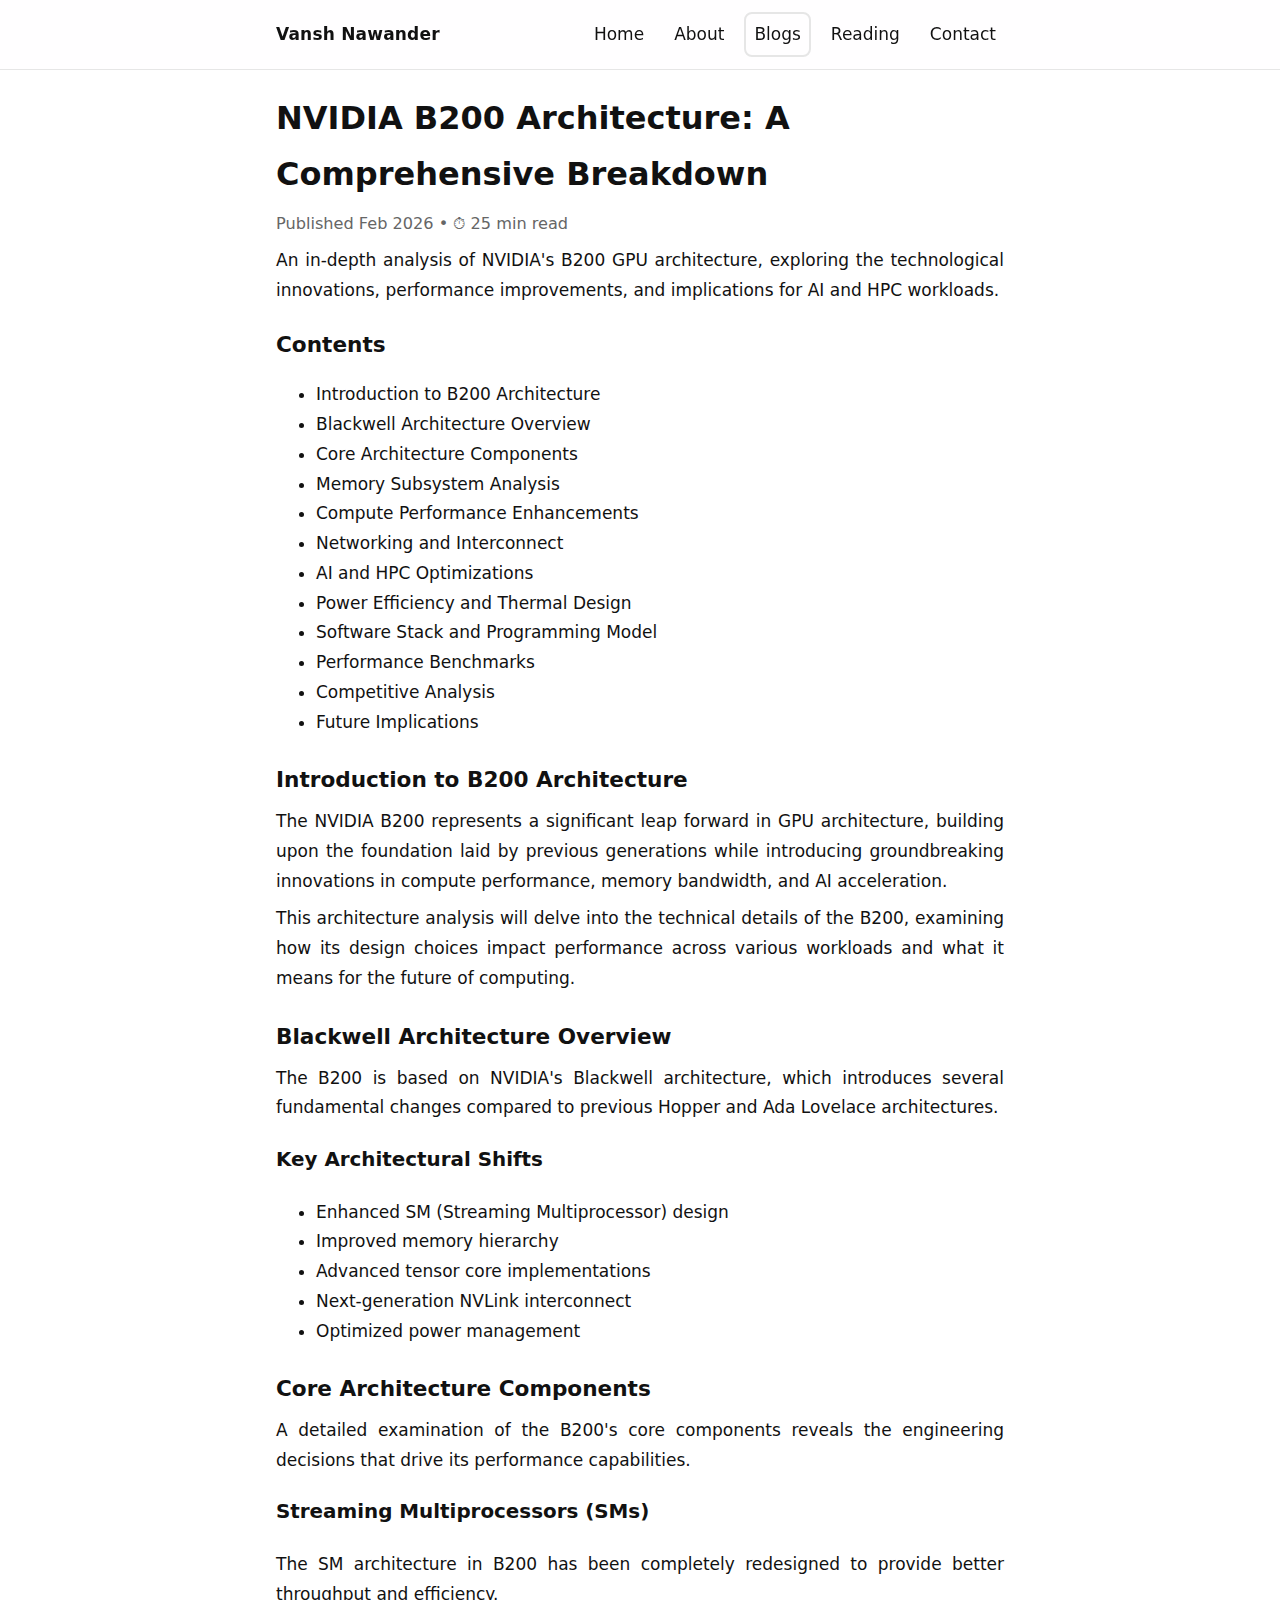
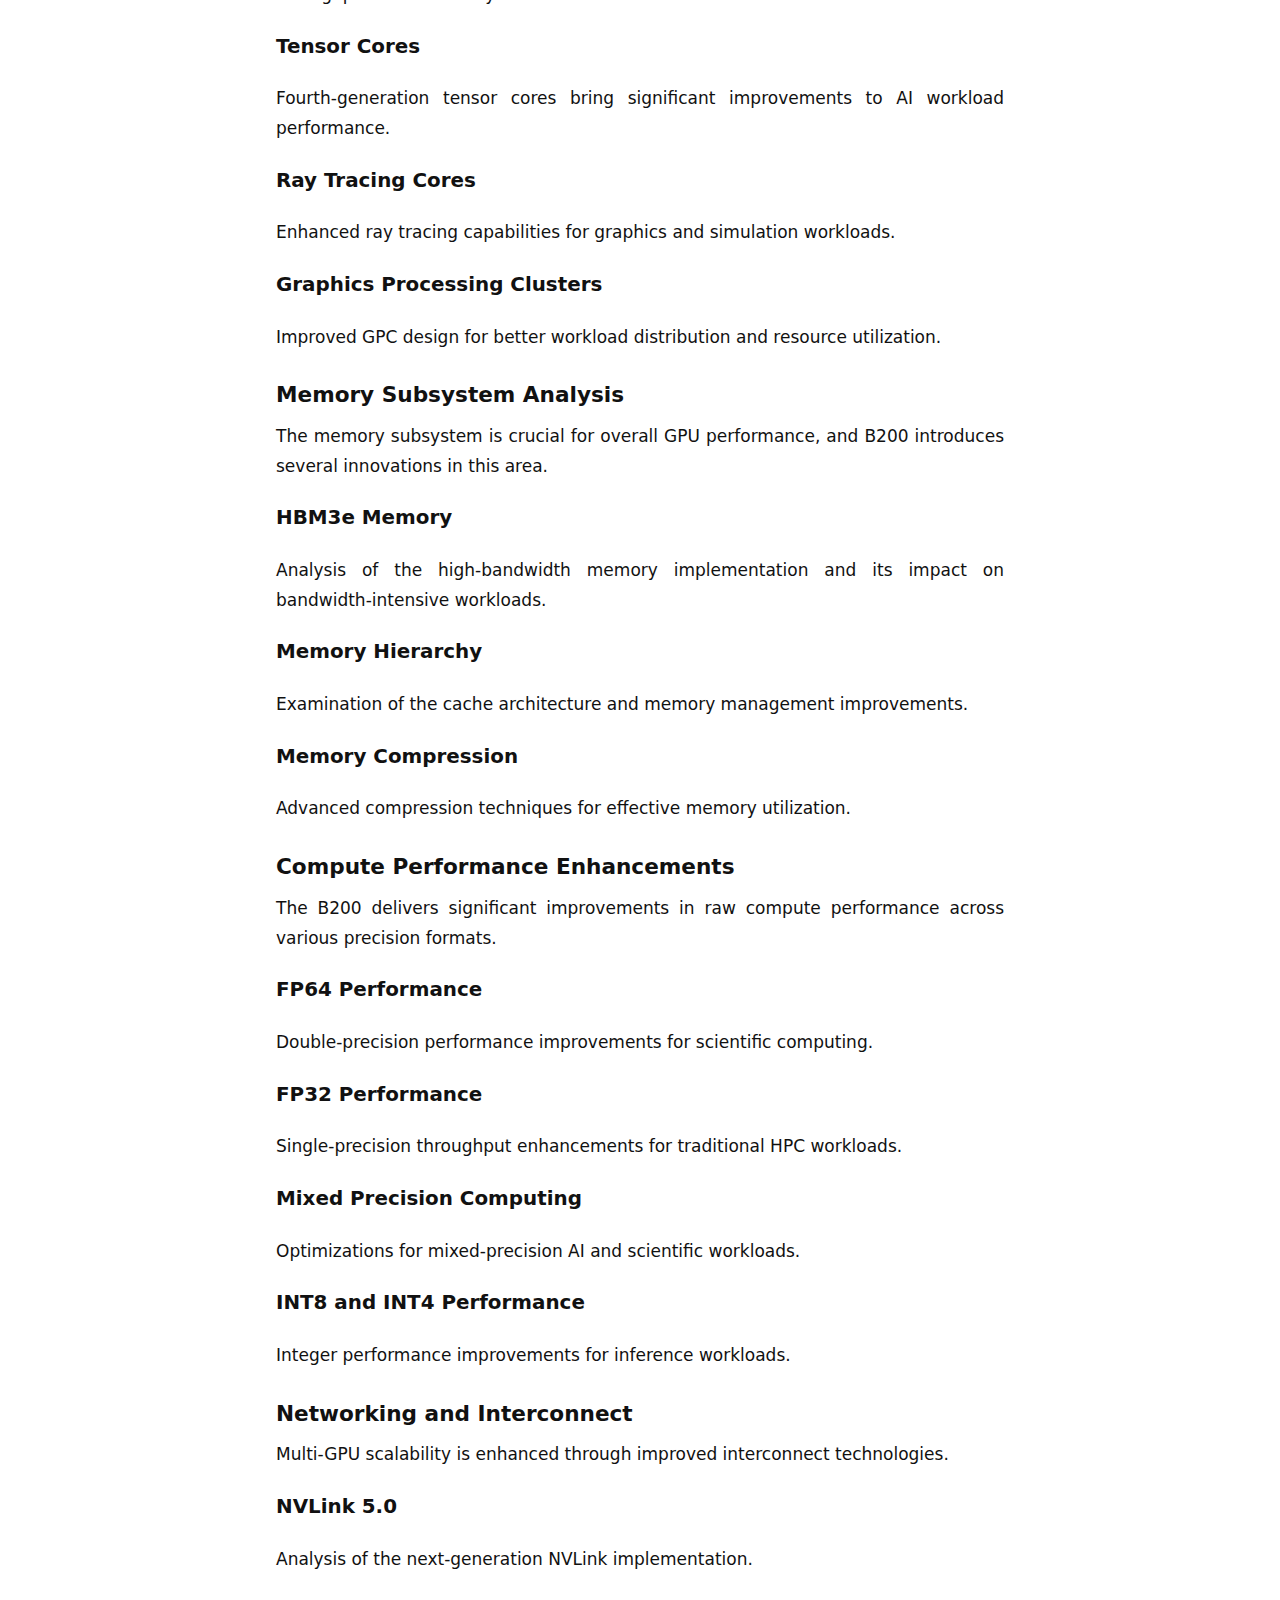
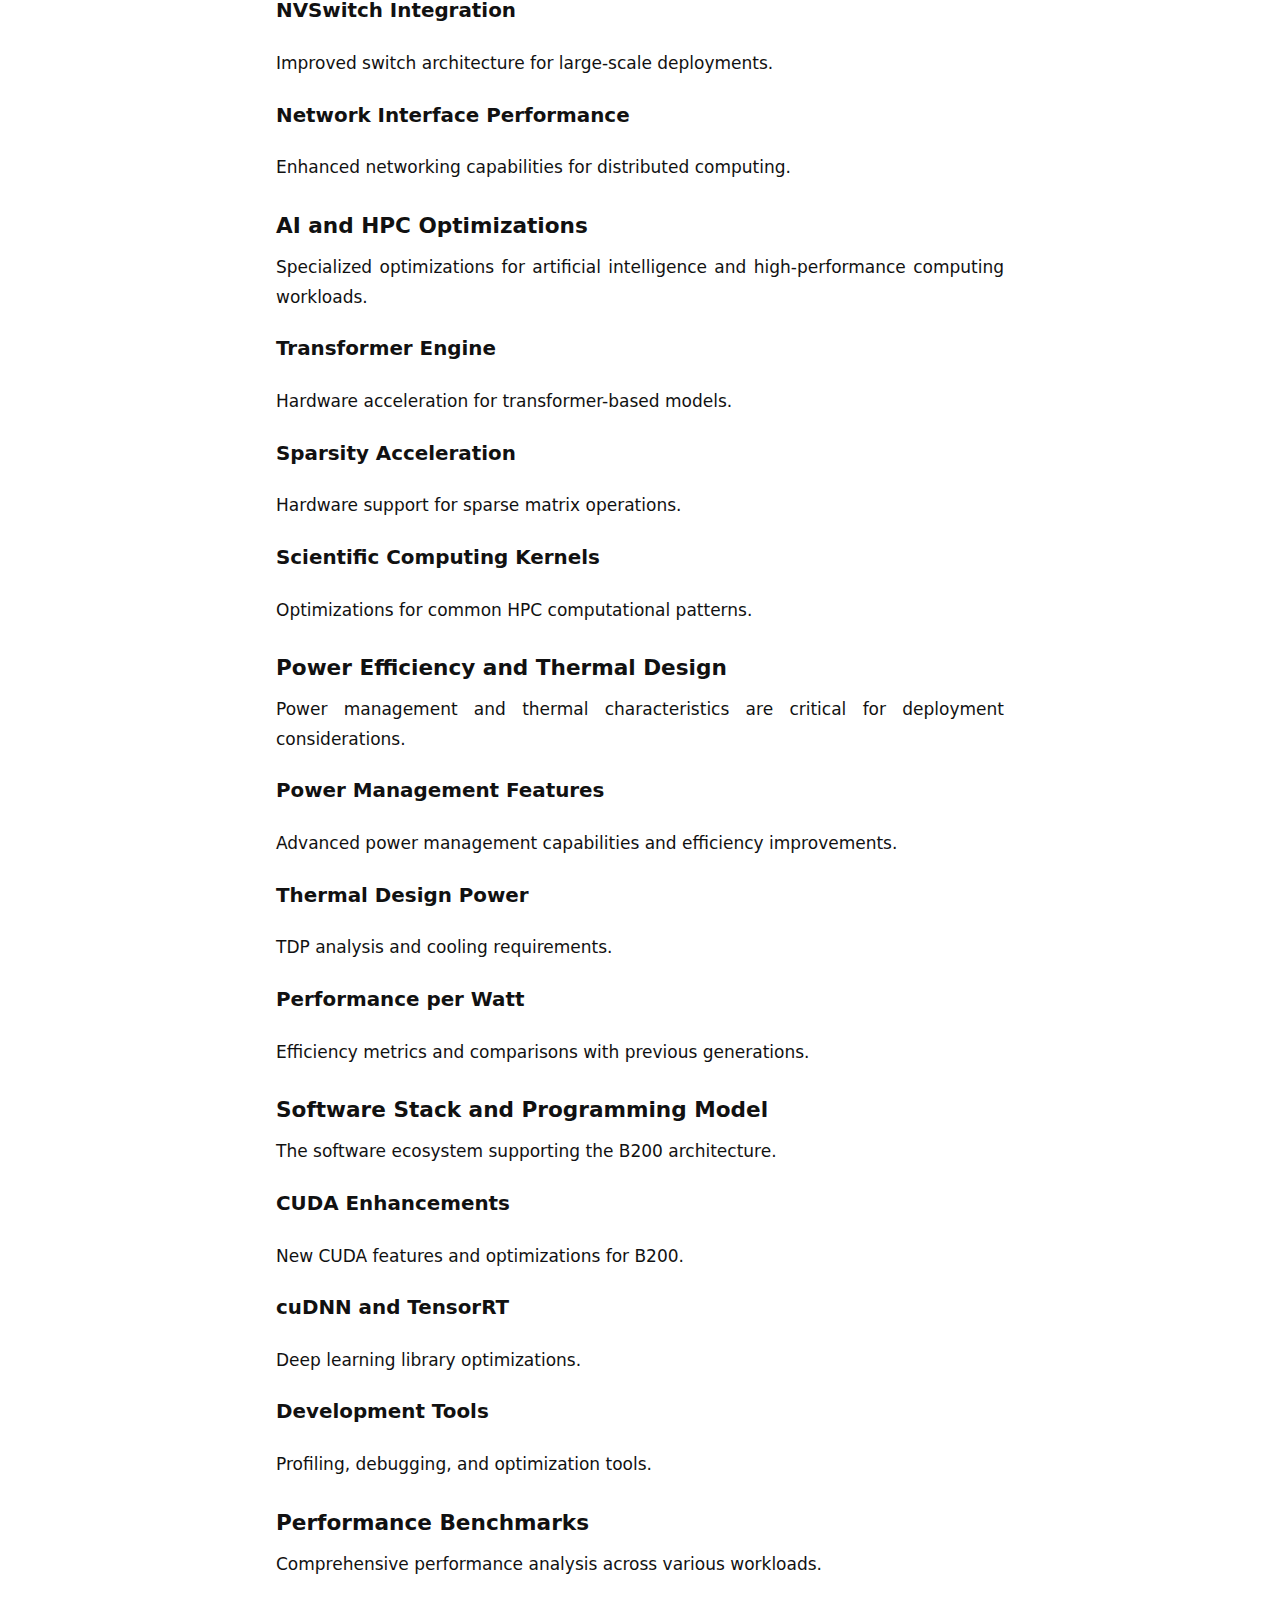
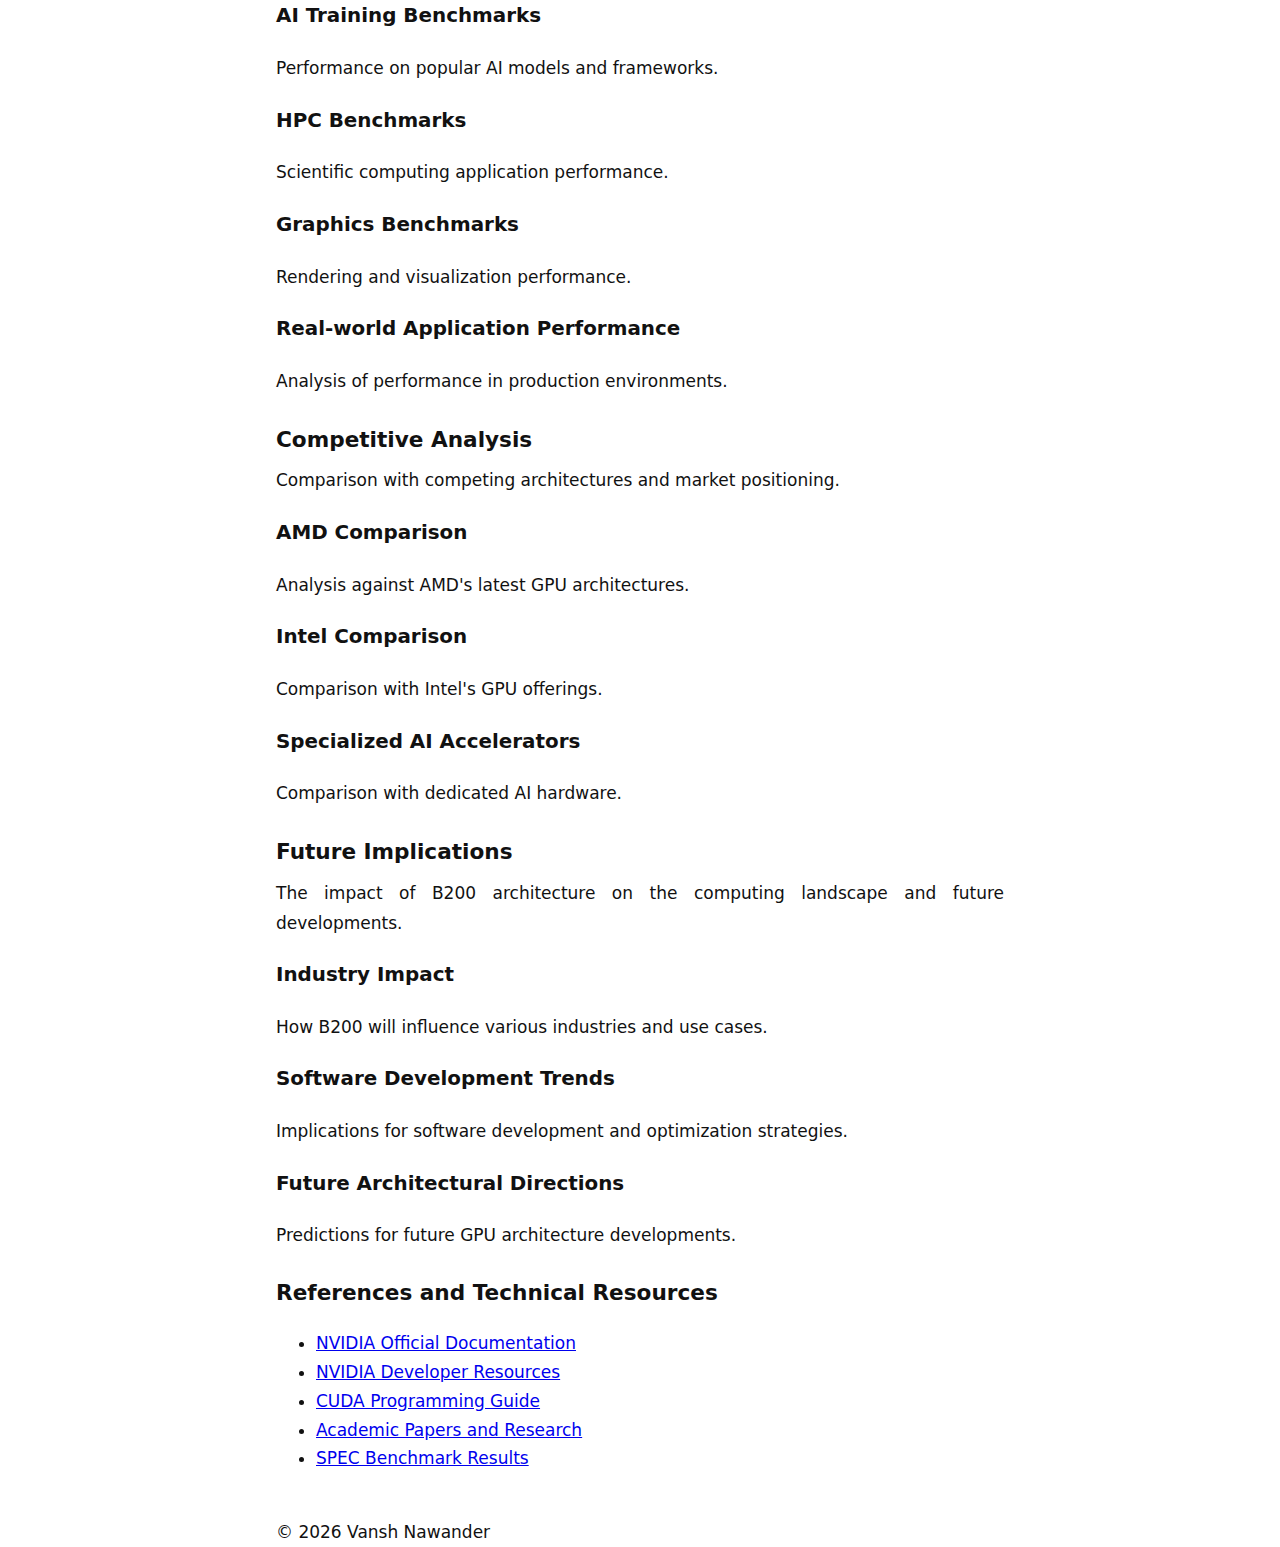
<file: posts/nvidia-b200-architecture.html>
<!doctype html>
<html lang="en">
  <head>
    <meta charset="utf-8" />
    <meta name="viewport" content="width=device-width, initial-scale=1" />
    <title>NVIDIA B200 Architecture Breakdown</title>
    <meta name="description" content="In-depth analysis of NVIDIA B200 GPU architecture and its technological innovations" />
    <link rel="stylesheet" href="../css/style.css" />
    <link rel="stylesheet" href="../css/posts/nvidia-b200-architecture.css" />
  </head>
  <body>
    <header class="site-header">
      <div class="container">
        <a class="brand" href="../index.html">Vansh Nawander</a>
        <nav class="nav">
          <a class="nav-link" href="../index.html">Home</a>
          <a class="nav-link" href="../about.html">About</a>
          <a class="nav-link active" href="../blogs.html">Blogs</a>
          <a class="nav-link" href="../reading.html">Reading</a>
          <a class="nav-link" href="../contact.html">Contact</a>
        </nav>
      </div>
    </header>

    <main class="container">
      <article class="post nvidia-b200">
        <h1>NVIDIA B200 Architecture: A Comprehensive Breakdown</h1>
        <p class="muted">Published Feb 2026 • ⏱ 25 min read</p>
        <p>An in-depth analysis of NVIDIA's B200 GPU architecture, exploring the technological innovations, performance improvements, and implications for AI and HPC workloads.</p>

        <section>
          <h2>Contents</h2>
          <ul>
            <li>Introduction to B200 Architecture</li>
            <li>Blackwell Architecture Overview</li>
            <li>Core Architecture Components</li>
            <li>Memory Subsystem Analysis</li>
            <li>Compute Performance Enhancements</li>
            <li>Networking and Interconnect</li>
            <li>AI and HPC Optimizations</li>
            <li>Power Efficiency and Thermal Design</li>
            <li>Software Stack and Programming Model</li>
            <li>Performance Benchmarks</li>
            <li>Competitive Analysis</li>
            <li>Future Implications</li>
          </ul>
        </section>

        <section>
          <h2>Introduction to B200 Architecture</h2>
          <p>The NVIDIA B200 represents a significant leap forward in GPU architecture, building upon the foundation laid by previous generations while introducing groundbreaking innovations in compute performance, memory bandwidth, and AI acceleration.</p>
          <p>This architecture analysis will delve into the technical details of the B200, examining how its design choices impact performance across various workloads and what it means for the future of computing.</p>
          <!-- Content placeholder for introduction -->
        </section>

        <section>
          <h2>Blackwell Architecture Overview</h2>
          <p>The B200 is based on NVIDIA's Blackwell architecture, which introduces several fundamental changes compared to previous Hopper and Ada Lovelace architectures.</p>
          
          <h3>Key Architectural Shifts</h3>
          <ul>
            <li>Enhanced SM (Streaming Multiprocessor) design</li>
            <li>Improved memory hierarchy</li>
            <li>Advanced tensor core implementations</li>
            <li>Next-generation NVLink interconnect</li>
            <li>Optimized power management</li>
          </ul>
          <!-- Content placeholder for architecture overview -->
        </section>

        <section>
          <h2>Core Architecture Components</h2>
          <p>A detailed examination of the B200's core components reveals the engineering decisions that drive its performance capabilities.</p>
          
          <h3>Streaming Multiprocessors (SMs)</h3>
          <p>The SM architecture in B200 has been completely redesigned to provide better throughput and efficiency.</p>
          
          <h3>Tensor Cores</h3>
          <p>Fourth-generation tensor cores bring significant improvements to AI workload performance.</p>
          
          <h3>Ray Tracing Cores</h3>
          <p>Enhanced ray tracing capabilities for graphics and simulation workloads.</p>
          
          <h3>Graphics Processing Clusters</h3>
          <p>Improved GPC design for better workload distribution and resource utilization.</p>
          <!-- Content placeholder for core components -->
        </section>

        <section>
          <h2>Memory Subsystem Analysis</h2>
          <p>The memory subsystem is crucial for overall GPU performance, and B200 introduces several innovations in this area.</p>
          
          <h3>HBM3e Memory</h3>
          <p>Analysis of the high-bandwidth memory implementation and its impact on bandwidth-intensive workloads.</p>
          
          <h3>Memory Hierarchy</h3>
          <p>Examination of the cache architecture and memory management improvements.</p>
          
          <h3>Memory Compression</h3>
          <p>Advanced compression techniques for effective memory utilization.</p>
          <!-- Content placeholder for memory subsystem -->
        </section>

        <section>
          <h2>Compute Performance Enhancements</h2>
          <p>The B200 delivers significant improvements in raw compute performance across various precision formats.</p>
          
          <h3>FP64 Performance</h3>
          <p>Double-precision performance improvements for scientific computing.</p>
          
          <h3>FP32 Performance</h3>
          <p>Single-precision throughput enhancements for traditional HPC workloads.</p>
          
          <h3>Mixed Precision Computing</h3>
          <p>Optimizations for mixed-precision AI and scientific workloads.</p>
          
          <h3>INT8 and INT4 Performance</h3>
          <p>Integer performance improvements for inference workloads.</p>
          <!-- Content placeholder for compute performance -->
        </section>

        <section>
          <h2>Networking and Interconnect</h2>
          <p>Multi-GPU scalability is enhanced through improved interconnect technologies.</p>
          
          <h3>NVLink 5.0</h3>
          <p>Analysis of the next-generation NVLink implementation.</p>
          
          <h3>NVSwitch Integration</h3>
          <p>Improved switch architecture for large-scale deployments.</p>
          
          <h3>Network Interface Performance</h3>
          <p>Enhanced networking capabilities for distributed computing.</p>
          <!-- Content placeholder for networking -->
        </section>

        <section>
          <h2>AI and HPC Optimizations</h2>
          <p>Specialized optimizations for artificial intelligence and high-performance computing workloads.</p>
          
          <h3>Transformer Engine</h3>
          <p>Hardware acceleration for transformer-based models.</p>
          
          <h3>Sparsity Acceleration</h3>
          <p>Hardware support for sparse matrix operations.</p>
          
          <h3>Scientific Computing Kernels</h3>
          <p>Optimizations for common HPC computational patterns.</p>
          <!-- Content placeholder for AI/HPC optimizations -->
        </section>

        <section>
          <h2>Power Efficiency and Thermal Design</h2>
          <p>Power management and thermal characteristics are critical for deployment considerations.</p>
          
          <h3>Power Management Features</h3>
          <p>Advanced power management capabilities and efficiency improvements.</p>
          
          <h3>Thermal Design Power</h3>
          <p>TDP analysis and cooling requirements.</p>
          
          <h3>Performance per Watt</h3>
          <p>Efficiency metrics and comparisons with previous generations.</p>
          <!-- Content placeholder for power and thermal -->
        </section>

        <section>
          <h2>Software Stack and Programming Model</h2>
          <p>The software ecosystem supporting the B200 architecture.</p>
          
          <h3>CUDA Enhancements</h3>
          <p>New CUDA features and optimizations for B200.</p>
          
          <h3>cuDNN and TensorRT</h3>
          <p>Deep learning library optimizations.</p>
          
          <h3>Development Tools</h3>
          <p>Profiling, debugging, and optimization tools.</p>
          <!-- Content placeholder for software stack -->
        </section>

        <section>
          <h2>Performance Benchmarks</h2>
          <p>Comprehensive performance analysis across various workloads.</p>
          
          <h3>AI Training Benchmarks</h3>
          <p>Performance on popular AI models and frameworks.</p>
          
          <h3>HPC Benchmarks</h3>
          <p>Scientific computing application performance.</p>
          
          <h3>Graphics Benchmarks</h3>
          <p>Rendering and visualization performance.</p>
          
          <h3>Real-world Application Performance</h3>
          <p>Analysis of performance in production environments.</p>
          <!-- Content placeholder for benchmarks -->
        </section>

        <section>
          <h2>Competitive Analysis</h2>
          <p>Comparison with competing architectures and market positioning.</p>
          
          <h3>AMD Comparison</h3>
          <p>Analysis against AMD's latest GPU architectures.</p>
          
          <h3>Intel Comparison</h3>
          <p>Comparison with Intel's GPU offerings.</p>
          
          <h3>Specialized AI Accelerators</h3>
          <p>Comparison with dedicated AI hardware.</p>
          <!-- Content placeholder for competitive analysis -->
        </section>

        <section>
          <h2>Future Implications</h2>
          <p>The impact of B200 architecture on the computing landscape and future developments.</p>
          
          <h3>Industry Impact</h3>
          <p>How B200 will influence various industries and use cases.</p>
          
          <h3>Software Development Trends</h3>
          <p>Implications for software development and optimization strategies.</p>
          
          <h3>Future Architectural Directions</h3>
          <p>Predictions for future GPU architecture developments.</p>
          <!-- Content placeholder for future implications -->
        </section>
      </article>
      
      <section>
        <h2>References and Technical Resources</h2>
        <ul>
          <li><a href="https://www.nvidia.com" target="_blank">NVIDIA Official Documentation</a></li>
          <li><a href="https://developer.nvidia.com" target="_blank">NVIDIA Developer Resources</a></li>
          <li><a href="https://docs.nvidia.com/cuda/" target="_blank">CUDA Programming Guide</a></li>
          <li><a href="https://arxiv.org" target="_blank">Academic Papers and Research</a></li>
          <li><a href="https://www.spec.org" target="_blank">SPEC Benchmark Results</a></li>
        </ul>
      </section>
    </main>

    <footer class="site-footer">
      <div class="container">
        <p>© 2026 Vansh Nawander</p>
      </div>
    </footer>
  </body>
</html>
</file>
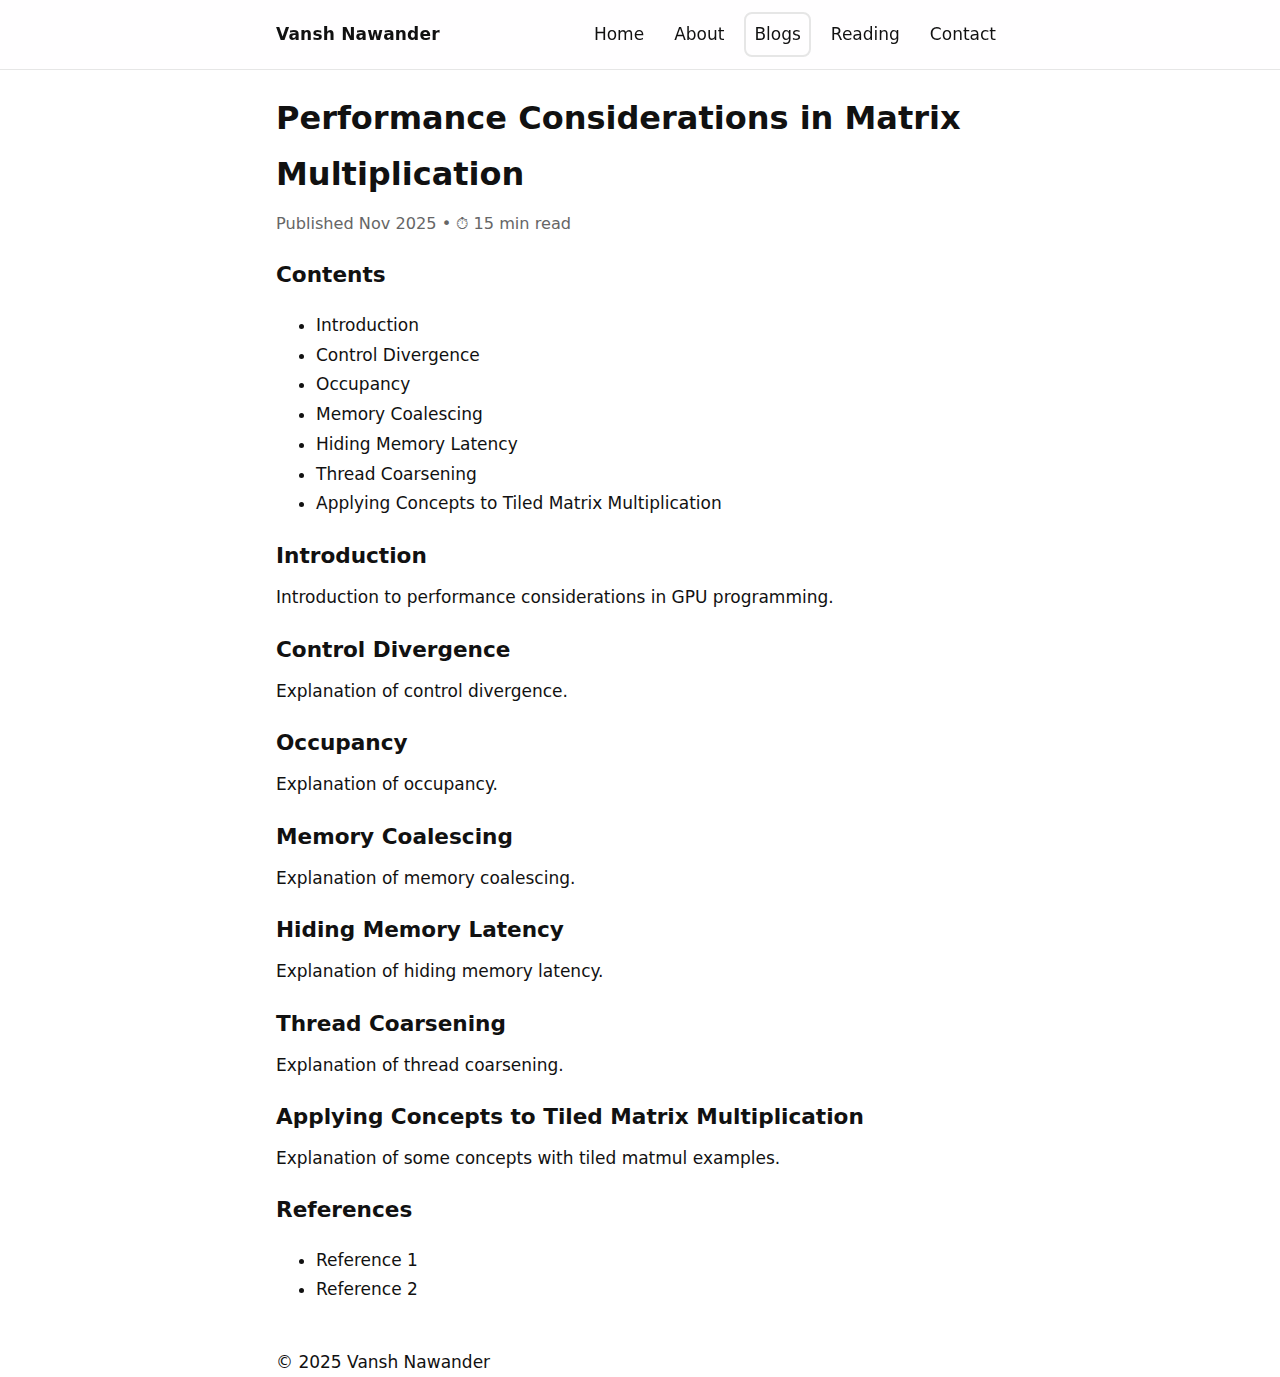
<file: posts/performance-matmul.html>
<!DOCTYPE html>
<html lang="en">
  <head>
    <meta charset="utf-8" />
    <meta name="viewport" content="width=device-width, initial-scale=1" />
    <title>Performance Considerations in Matrix Multiplication</title>
    <meta name="description" content="Exploring performance considerations like control divergence, occupancy, memory coalescing, hiding memory latency, and thread coarsening in GPU programming with matrix multiplication examples." />
    <link rel="stylesheet" href="../css/style.css" />
    <link rel="stylesheet" href="../css/posts/performance-matmul.css" />
  </head>
  <body>
    <header class="site-header">
      <div class="container">
        <a class="brand" href="../index.html">Vansh Nawander</a>
        <nav class="nav">
          <a class="nav-link" href="../index.html">Home</a>
          <a class="nav-link" href="../about.html">About</a>
          <a class="nav-link active" href="../blogs.html">Blogs</a>
          <a class="nav-link" href="../reading.html">Reading</a>
          <a class="nav-link" href="../contact.html">Contact</a>
        </nav>
      </div>
    </header>

    <main class="container">
      <article class="post performance-matmul">
        <h1>Performance Considerations in Matrix Multiplication</h1>
        <p class="muted">Published Nov 2025 • ⏱ 15 min read</p>

        <section>
          <h2>Contents</h2>
          <ul>
            <li>Introduction</li>
            <li>Control Divergence</li>
            <li>Occupancy</li>
            <li>Memory Coalescing</li>
            <li>Hiding Memory Latency</li>
            <li>Thread Coarsening</li>
            <li>Applying Concepts to Tiled Matrix Multiplication</li>
          </ul>
        </section>

        <section>
          <h2>Introduction</h2>
          <p>Introduction to performance considerations in GPU programming.</p>
        </section>

        <section>
          <h2>Control Divergence</h2>
          <p>Explanation of control divergence.</p>
        </section>

        <section>
          <h2>Occupancy</h2>
          <p>Explanation of occupancy.</p>
        </section>

        <section>
          <h2>Memory Coalescing</h2>
          <p>Explanation of memory coalescing.</p>
        </section>

        <section>
          <h2>Hiding Memory Latency</h2>
          <p>Explanation of hiding memory latency.</p>
        </section>

        <section>
          <h2>Thread Coarsening</h2>
          <p>Explanation of thread coarsening.</p>
        </section>

        <section>
          <h2>Applying Concepts to Tiled Matrix Multiplication</h2>
          <p>Explanation of some concepts with tiled matmul examples.</p>
        </section>
      </article>

      <section>
        <h2>References</h2>
        <ul>
          <li>Reference 1</li>
          <li>Reference 2</li>
        </ul>
      </section>
    </main>

    <footer class="site-footer">
      <div class="container">
        <p>© 2025 Vansh Nawander</p>
      </div>
    </footer>
  </body>
</html>
</file>
<file: css/style.css>
/* Minimalist, responsive, light/dark aware styles */
:root {
  --bg: #ffffff;
  --text: #111111;
  --muted: #666666;
  --border: #e6e6e6;
  --brand: #111111;
  --link: #0b57d0;
}
@media (prefers-color-scheme: dark) {
  :root {
    --bg: #0b0b0b;
    --text: #eaeaea;
    --muted: #a3a3a3;
    --border: #262626;
    --brand: #eaeaea;
    --link: #8ab4f8;
  }
}
* { box-sizing: border-box; }
html, body { height: 100%; }
body {
  margin: 0;
  background: var(--bg);
  color: var(--text);
  font: 17px/1.7 system-ui, -apple-system, Segoe UI, Roboto, Ubuntu, Cantarell, Noto Sans, Arial, sans-serif;
  min-height: 100vh;
  display: flex;
  flex-direction: column;
}
.container {
  width: 100%;
  max-width: 760px;
  margin: 0 auto;
  padding: 0 16px;
}
.container h1 { font-size: 2rem; margin: 0 0 10px; }
.container h2 { font-size: 1.35rem; margin: 18px 0 8px; }
.container p { margin: 8px 0 0; }
main.container section { margin: 8px 0 12px; }
.lead { font-size: 1.05em; }
.about section { margin: 8px 0 12px; }
.about .list li { padding: 4px 0; line-height: 1.5; }
.site-header {
  border-bottom: 1px solid var(--border);
  position: sticky;
  top: 0;
  backdrop-filter: blur(6px);
  background: color-mix(in oklab, var(--bg), transparent 10%);
}
.site-header .container {
  display: flex;
  align-items: center;
  justify-content: space-between;
  padding: 14px 16px;
}
.brand {
  color: var(--brand);
  text-decoration: none;
  font-weight: 700;
  letter-spacing: 0.2px;
}
.nav { display: flex; gap: 14px; }
.nav-link {
  color: var(--text);
  text-decoration: none;
  padding: 6px 8px;
  border-radius: 6px;
}
.nav-link:hover { background: var(--border); }
.nav-link.active { outline: 2px solid var(--border); }

main.container { padding: 20px 16px; flex: 1; }
.hero { margin: 8px 0 4px; }
.hero-grid {
  display: grid;
  grid-template-columns: 1fr 280px;
  gap: 24px;
  align-items: start;
}
.hero-aside { text-align: center; display: flex; flex-direction: column; align-items: center; gap: 6px; }
.avatar { width: 212px; height: 212px; border-radius: 60%; border: 1px solid var(--border); object-fit: cover; }
.socials { display: flex; gap: 10px; justify-content: center; margin-top: 6px; }
.icon { width: 22px; height: 22px; display: inline-flex; align-items: center; justify-content: center; color: var(--text); text-decoration: none; }
.icon:hover { opacity: 0.8; }
.email { margin-top: 4px; font-size: 0.95em; }
@media (max-width: 520px) {
  .hero-grid {
    grid-template-columns: 1fr;
  }
  .hero-aside { order: 2; }
  .avatar { width: 140px; height: 140px; }
}
.list { list-style: none; padding: 0; margin: 0; }
.list li { padding: 6px 0; }
.contact-list li { padding: 6px 0; }
.muted { color: var(--muted); font-size: 0.95em; }
.post h1 { margin-bottom: 0; }

/* Blog list items */
.post-item { padding: 10px 0 16px; border-bottom: 1px solid var(--border); }
.post-item:last-child { border-bottom: 0; }
.post-item .title { font-weight: 600; text-decoration: none; color: var(--text); }
.post-item .title:hover { text-decoration: underline; }
.post-item .meta { margin-left: 6px; }
.post-item .excerpt { margin: 6px 0 0; color: var(--muted); }
.clamp-3 { display: -webkit-box; -webkit-line-clamp: 3; -webkit-box-orient: vertical; overflow: hidden; line-clamp: 3; }

.badge {
  display: inline-block;
  font-size: 12px;
  padding: 2px 6px;
  border-radius: 999px;
  border: 1px solid var(--border);
  margin-left: 6px;
}
.status-reading { background: color-mix(in oklab, var(--link), transparent 85%); }
.status-to_read { background: color-mix(in oklab, #f59e0b, transparent 85%); }
.status-completed { background: color-mix(in oklab, #10b981, transparent 85%); }

/* Details/Summary for collapsible sections */
details {
  margin: 8px 0 12px;
}
summary {
  cursor: pointer;
  font-size: 1.35rem;
  margin: 18px 0 8px;
  font-weight: normal;
}
summary:hover {
  color: var(--link);
}

/* Polished collapsible cards */
.collapsible {
  border: 1px solid var(--border);
  border-radius: 10px;
  background: color-mix(in oklab, var(--bg), white 4%);
  overflow: hidden;
}
.collapsible + .collapsible { margin-top: 12px; }

.collapsible summary {
  display: flex;
  align-items: center;
  gap: 8px;
  padding: 10px 12px;
  margin: 0; /* override generic summary margin */
  list-style: none; /* avoid default markers in some browsers */
}

/* Hide default marker and use custom caret */
.collapsible summary::-webkit-details-marker { display: none; }
.collapsible summary::marker { content: ""; }
.collapsible summary::before {
  content: "\25B8"; /* ▸ */
  font-size: 0.95em;
  transition: transform 0.15s ease;
}
.collapsible[open] summary::before {
  content: "\25BE"; /* ▾ */
}

.collapsible[open] summary {
  border-bottom: 1px solid var(--border);
}

.collapsible .list {
  padding: 10px 12px 12px;
}

/* Slight hover feedback on header */
.collapsible summary:hover {
  background: color-mix(in oklab, var(--border), transparent 70%);
}
</file>
<file: css/posts/blocks-threads-kernels.css>
/* Per-post styles for blocks-threads-kernels.html */

/* Scope styles to this article only */
.post.blocks-threads-kernels {
  line-height: 1.75;
}

/* Text justification */
.post.blocks-threads-kernels p {
  margin: 8px 0;
  text-align: justify;
  text-justify: inter-word;
}

/* Image and figure styling */
.post.blocks-threads-kernels figure {
  text-align: center;
  margin: 20px 0;
}

.post.blocks-threads-kernels img {
  max-width: 100%;
  height: auto;
  display: block;
  margin: 0 auto;
  border-radius: 8px;
  box-shadow: 0 2px 8px rgba(0, 0, 0, 0.1);
}

.post.blocks-threads-kernels figcaption {
  margin-top: 10px;
  font-size: 0.9rem;
  color: var(--text-muted, #666);
  font-style: italic;
  text-align: center;
  line-height: 1.4;
}

/* Code and pre blocks */
.post.blocks-threads-kernels code {
  font-family: ui-monospace, SFMono-Regular, Menlo, Monaco, Consolas, "Liberation Mono", monospace;
  background: color-mix(in oklab, var(--bg), black 5%);
  padding: 2px 6px;
  border-radius: 4px;
  font-size: 0.9em;
  color: var(--link, #0066cc);
}

.post.blocks-threads-kernels pre {
  overflow: auto;
  padding: 12px 16px;
  border: 1px solid var(--border);
  border-radius: 8px;
  background: color-mix(in oklab, var(--bg), black 3%);
  margin: 16px 0;
}

.post.blocks-threads-kernels pre code {
  background: none;
  padding: 0;
  border-radius: 0;
  font-size: 1em;
  color: inherit;
}

/* Highlight styles */
.post.blocks-threads-kernels .highlight-subheading {
  color: var(--link, #0066cc);
  font-weight: 600;
  font-size: 1.1em;
}

.post.blocks-threads-kernels .highlight-term {
  background: linear-gradient(135deg, #fff3cd, #ffeaa7);
  padding: 2px 4px;
  border-radius: 3px;
  font-weight: 500;
  color: #856404;
}

.post.blocks-threads-kernels .important-term {
  color: var(--link, #0066cc);
  font-weight: 600;
}

.post.blocks-threads-kernels .code-term {
  font-family: ui-monospace, SFMono-Regular, Menlo, Monaco, Consolas, "Liberation Mono", monospace;
  background: color-mix(in oklab, var(--bg), black 5%);
  padding: 1px 4px;
  border-radius: 3px;
  color: var(--link, #0066cc);
  font-size: 0.95em;
}

/* Spacing tweaks */
.post.blocks-threads-kernels section {
  margin: 16px 0 18px;
}

/* Tables */
.post.blocks-threads-kernels table { width: 100%; border-collapse: collapse; }
.post.blocks-threads-kernels table th,
.post.blocks-threads-kernels table td {
  border: 1px solid var(--border);
  padding: 8px 10px;
}
.post.blocks-threads-kernels .table-wrap { overflow-x: auto; }

/* Optional: callouts */
.post.blocks-threads-kernels .note {
  border-left: 3px solid var(--link);
  background: color-mix(in oklab, var(--link), transparent 92%);
  padding: 8px 10px;
  border-radius: 6px;
}
</file>
<file: css/posts/gpu-parallel-programming-intro.css>
/* Per-post styles for gpu-parallel-programming-intro.html */

/* Scope styles to this article only */
.post.gpu-intro {
  line-height: 1.75;
}

/* Text justification */
.post.gpu-intro p {
  margin: 8px 0;
  text-align: justify;
  text-justify: inter-word;
}

/* Image and figure styling */
.post.gpu-intro figure {
  text-align: center;
  margin: 20px 0;
}

.post.gpu-intro img {
  max-width: 100%;
  height: auto;
  display: block;
  margin: 0 auto;
  border-radius: 8px;
  box-shadow: 0 2px 8px rgba(0, 0, 0, 0.1);
}

.post.gpu-intro figcaption {
  margin-top: 10px;
  font-size: 0.9rem;
  color: var(--text-muted, #666);
  font-style: italic;
  text-align: center;
  line-height: 1.4;
}

/* Code and pre blocks */
.post.gpu-intro code {
  font-family: ui-monospace, SFMono-Regular, Menlo, Monaco, Consolas, "Liberation Mono", monospace;
  background: color-mix(in oklab, var(--bg), black 5%);
  padding: 2px 6px;
  border-radius: 4px;
  font-size: 0.9em;
  color: var(--link, #0066cc);
}

.post.gpu-intro pre {
  overflow: auto;
  padding: 12px 16px;
  border: 1px solid var(--border);
  border-radius: 8px;
  background: color-mix(in oklab, var(--bg), black 3%);
  margin: 16px 0;
}

.post.gpu-intro pre code {
  background: none;
  padding: 0;
  border-radius: 0;
  font-size: 1em;
  color: inherit;
}

/* Highlight styles */
.post.gpu-intro .highlight-subheading {
  color: var(--link, #0066cc);
  font-weight: 600;
  font-size: 1.1em;
}

.post.gpu-intro .highlight-term {
  background: linear-gradient(135deg, #fff3cd, #ffeaa7);
  padding: 2px 4px;
  border-radius: 3px;
  font-weight: 500;
  color: #856404;
}

.post.gpu-intro .important-term {
  color: var(--link, #0066cc);
  font-weight: 600;
}

.post.gpu-intro .code-term {
  font-family: ui-monospace, SFMono-Regular, Menlo, Monaco, Consolas, "Liberation Mono", monospace;
  background: color-mix(in oklab, var(--bg), black 5%);
  padding: 1px 4px;
  border-radius: 3px;
  color: var(--link, #0066cc);
  font-size: 0.95em;
}

/* Example spacing tweaks */
.post.gpu-intro section {
  margin: 16px 0 18px;
}

/* Make tables responsive */
.post.gpu-intro table { width: 100%; border-collapse: collapse; }
.post.gpu-intro table th,
.post.gpu-intro table td {
  border: 1px solid var(--border);
  padding: 8px 10px;
}
.post.gpu-intro .table-wrap { overflow-x: auto; }

/* Optional: highlight callouts specific to this post */
.post.gpu-intro .note {
  border-left: 3px solid var(--link);
  background: color-mix(in oklab, var(--link), transparent 92%);
  padding: 8px 10px;
  border-radius: 6px;
}
</file>
<file: css/posts/knowledge-distillation-neural-networks.css>
/* Per-post styles for knowledge-distillation-neural-networks.html */

/* Scope styles to this article only */
.post.knowledge-distillation {
  line-height: 1.75;
}

/* Text styling */
.post.knowledge-distillation p {
  margin: 8px 0;
  text-align: justify;
  text-justify: inter-word;
}

/* Teacher-Student concept visualization */
.post.knowledge-distillation .teacher-student {
  display: grid;
  grid-template-columns: 1fr auto 1fr;
  gap: 20px;
  align-items: center;
  margin: 24px 0;
}

.post.knowledge-distillation .model-box {
  background: linear-gradient(135deg, #e8eaf6, #c5cae9);
  border: 2px solid #7986cb;
  border-radius: 12px;
  padding: 20px;
  text-align: center;
  box-shadow: 0 2px 8px rgba(63, 81, 181, 0.1);
}

.post.knowledge-distillation .model-box.teacher {
  background: linear-gradient(135deg, #e8f5e8, #c8e6c9);
  border-color: #66bb6a;
}

.post.knowledge-distillation .model-box.student {
  background: linear-gradient(135deg, #fff3e0, #ffe0b2);
  border-color: #ffb74d;
}

.post.knowledge-distillation .model-box h4 {
  margin: 0 0 8px 0;
  font-weight: 600;
}

.post.knowledge-distillation .model-box.teacher h4 {
  color: #2e7d32;
}

.post.knowledge-distillation .model-box.student h4 {
  color: #ef6c00;
}

.post.knowledge-distillation .transfer-arrow {
  font-size: 2em;
  color: #5e35b1;
  font-weight: bold;
}

/* Distillation method cards */
.post.knowledge-distillation .method-card {
  background: linear-gradient(135deg, #f3e5f5, #e1bee7);
  border: 1px solid #ce93d8;
  border-radius: 10px;
  padding: 18px;
  margin: 16px 0;
  box-shadow: 0 2px 6px rgba(156, 39, 176, 0.1);
}

.post.knowledge-distillation .method-card h4 {
  color: #6a1b9a;
  margin: 0 0 10px 0;
  font-weight: 600;
  border-bottom: 2px solid #e1bee7;
  padding-bottom: 6px;
}

.post.knowledge-distillation .method-card p {
  margin: 0 0 10px 0;
  color: #4a148c;
}

.post.knowledge-distillation .method-card ul {
  margin: 0;
  padding-left: 20px;
}

.post.knowledge-distillation .method-card li {
  margin: 4px 0;
  color: #6d1b6b;
  font-size: 0.95em;
}

/* Application area grids */
.post.knowledge-distillation .application-grid {
  display: grid;
  grid-template-columns: repeat(auto-fit, minmax(250px, 1fr));
  gap: 16px;
  margin: 20px 0;
}

.post.knowledge-distillation .application-card {
  background: linear-gradient(135deg, #e0f2f1, #b2dfdb);
  border: 1px solid #80cbc4;
  border-radius: 8px;
  padding: 16px;
}

.post.knowledge-distillation .application-card h4 {
  color: #00695c;
  margin: 0 0 8px 0;
  font-weight: 600;
}

.post.knowledge-distillation .application-card ul {
  margin: 0;
  padding-left: 20px;
}

.post.knowledge-distillation .application-card li {
  margin: 4px 0;
  color: #004d40;
  font-size: 0.95em;
}

/* Process steps */
.post.knowledge-distillation .process-step {
  background: linear-gradient(135deg, #fce4ec, #f8bbd0);
  border-left: 4px solid #e91e63;
  padding: 16px 20px;
  margin: 16px 0;
  border-radius: 8px;
  box-shadow: 0 2px 6px rgba(233, 30, 99, 0.1);
}

.post.knowledge-distillation .process-step h4 {
  color: #c2185b;
  margin: 0 0 8px 0;
  font-weight: 600;
}

.post.knowledge-distillation .process-step p {
  margin: 0;
  color: #6d1b6b;
}

/* Challenge and solution pairs */
.post.knowledge-distillation .challenge-solution {
  display: grid;
  grid-template-columns: 1fr 1fr;
  gap: 16px;
  margin: 20px 0;
}

.post.knowledge-distillation .challenge {
  background: linear-gradient(135deg, #ffebee, #ffcdd2);
  border: 1px solid #ef9a9a;
  border-radius: 8px;
  padding: 16px;
}

.post.knowledge-distillation .solution {
  background: linear-gradient(135deg, #e8f5e8, #c8e6c9);
  border: 1px solid #81c784;
  border-radius: 8px;
  padding: 16px;
}

.post.knowledge-distillation .challenge h4,
.post.knowledge-distillation .solution h4 {
  margin: 0 0 8px 0;
  font-weight: 600;
}

.post.knowledge-distillation .challenge h4 {
  color: #c62828;
}

.post.knowledge-distillation .solution h4 {
  color: #2e7d32;
}

.post.knowledge-distillation .challenge p,
.post.knowledge-distillation .solution p {
  margin: 0;
  font-size: 0.95em;
}

/* Research trend cards */
.post.knowledge-distillation .research-trend {
  background: linear-gradient(135deg, #e1f5fe, #b3e5fc);
  border: 1px solid #4fc3f7;
  border-radius: 10px;
  padding: 18px;
  margin: 16px 0;
}

.post.knowledge-distillation .research-trend h4 {
  color: #0277bd;
  margin: 0 0 10px 0;
  font-weight: 600;
}

.post.knowledge-distillation .research-trend p {
  margin: 0;
  color: #01579b;
}

/* Framework comparison */
.post.knowledge-distillation .framework-comparison {
  background: color-mix(in oklab, var(--bg), white 3%);
  border: 1px solid var(--border);
  border-radius: 10px;
  padding: 16px;
  margin: 20px 0;
}

.post.knowledge-distillation .framework-comparison h4 {
  color: var(--link, #0066cc);
  margin: 0 0 12px 0;
  font-weight: 600;
  text-align: center;
  border-bottom: 2px solid #e3f2fd;
  padding-bottom: 8px;
}

/* Concept terms */
.post.knowledge-distillation .concept-term {
  background: linear-gradient(135deg, #f3e5f5, #e1bee7);
  padding: 2px 6px;
  border-radius: 4px;
  font-weight: 600;
  color: #6a1b9a;
  border: 1px solid #ce93d8;
}

/* Metric highlighting */
.post.knowledge-distillation .metric-highlight {
  background: linear-gradient(135deg, #fff8e1, #ffecb3);
  padding: 3px 8px;
  border-radius: 5px;
  font-weight: 600;
  color: #f57c00;
  border: 1px solid #ffd54f;
}

/* Section spacing */
.post.knowledge-distillation section {
  margin: 20px 0 24px;
}

/* Code and pre blocks */
.post.knowledge-distillation code {
  font-family: ui-monospace, SFMono-Regular, Menlo, Monaco, Consolas, "Liberation Mono", monospace;
  background: color-mix(in oklab, var(--bg), black 5%);
  padding: 2px 6px;
  border-radius: 4px;
  font-size: 0.9em;
  color: var(--link, #0066cc);
}

.post.knowledge-distillation pre {
  overflow: auto;
  padding: 12px 16px;
  border: 1px solid var(--border);
  border-radius: 8px;
  background: color-mix(in oklab, var(--bg), black 3%);
  margin: 16px 0;
}

.post.knowledge-distillation pre code {
  background: none;
  padding: 0;
  border-radius: 0;
  font-size: 1em;
  color: inherit;
}

/* Image and figure styling */
.post.knowledge-distillation figure {
  text-align: center;
  margin: 20px 0;
}

.post.knowledge-distillation img {
  max-width: 100%;
  height: auto;
  display: block;
  margin: 0 auto;
  border-radius: 8px;
  box-shadow: 0 2px 8px rgba(0, 0, 0, 0.1);
}

.post.knowledge-distillation figcaption {
  margin-top: 10px;
  font-size: 0.9rem;
  color: var(--text-muted, #666);
  font-style: italic;
  text-align: center;
  line-height: 1.4;
}

/* Table styling */
.post.knowledge-distillation table { 
  width: 100%; 
  border-collapse: collapse; 
  margin: 16px 0;
}

.post.knowledge-distillation table th,
.post.knowledge-distillation table td {
  border: 1px solid var(--border);
  padding: 8px 10px;
  text-align: left;
}

.post.knowledge-distillation table th {
  background: color-mix(in oklab, var(--bg), black 5%);
  font-weight: 600;
}

.post.knowledge-distillation .table-wrap { 
  overflow-x: auto; 
}

/* Responsive design */
@media (max-width: 768px) {
  .post.knowledge-distillation .teacher-student {
    grid-template-columns: 1fr;
    gap: 12px;
  }
  
  .post.knowledge-distillation .transfer-arrow {
    transform: rotate(90deg);
    font-size: 1.5em;
  }
  
  .post.knowledge-distillation .challenge-solution {
    grid-template-columns: 1fr;
  }
  
  .post.knowledge-distillation .application-grid {
    grid-template-columns: 1fr;
  }
}
</file>
<file: css/posts/moe-working.css>
/* Per-post styles for moe-working.html */

.post.moe-working {
  line-height: 1.75;
}

/* Text justification */
.post.moe-working p {
  margin: 8px 0;
  text-align: justify;
  text-justify: inter-word;
}

/* Image and figure styling */
.post.moe-working figure {
  text-align: center;
  margin: 20px 0;
}

.post.moe-working img {
  max-width: 100%;
  height: auto;
  display: block;
  margin: 0 auto;
  border-radius: 8px;
  box-shadow: 0 2px 8px rgba(0, 0, 0, 0.1);
}

.post.moe-working figcaption {
  margin-top: 10px;
  font-size: 0.9rem;
  color: var(--text-muted, #666);
  font-style: italic;
  text-align: center;
  line-height: 1.4;
}

/* Code and pre blocks */
.post.moe-working code {
  font-family: ui-monospace, SFMono-Regular, Menlo, Monaco, Consolas, "Liberation Mono", monospace;
  background: color-mix(in oklab, var(--bg), black 5%);
  padding: 2px 6px;
  border-radius: 4px;
  font-size: 0.9em;
  color: var(--link, #0066cc);
}

.post.moe-working pre {
  overflow: auto;
  padding: 12px 16px;
  border: 1px solid var(--border);
  border-radius: 8px;
  background: color-mix(in oklab, var(--bg), black 3%);
  margin: 16px 0;
}

.post.moe-working pre code {
  background: none;
  padding: 0;
  border-radius: 0;
  font-size: 1em;
  color: inherit;
}

/* Highlight styles */
.post.moe-working .highlight-subheading {
  color: var(--link, #0066cc);
  font-weight: 600;
  font-size: 1.1em;
}

.post.moe-working .highlight-term {
  background: linear-gradient(135deg, #fff3cd, #ffeaa7);
  padding: 2px 4px;
  border-radius: 3px;
  font-weight: 500;
  color: #856404;
}

.post.moe-working .important-term {
  color: var(--link, #0066cc);
  font-weight: 600;
}

.post.moe-working .code-term {
  font-family: ui-monospace, SFMono-Regular, Menlo, Monaco, Consolas, "Liberation Mono", monospace;
  background: color-mix(in oklab, var(--bg), black 5%);
  padding: 1px 4px;
  border-radius: 3px;
  color: var(--link, #0066cc);
  font-size: 0.95em;
}

/* Spacing tweaks */
.post.moe-working section {
  margin: 16px 0 18px;
}

/* Tables */
.post.moe-working table { 
  width: 100%; 
  border-collapse: collapse; 
  margin: 16px 0;
}

.post.moe-working table th,
.post.moe-working table td {
  border: 1px solid var(--border);
  padding: 8px 10px;
  text-align: left;
}

.post.moe-working table th {
  background: color-mix(in oklab, var(--bg), black 5%);
  font-weight: 600;
}

.post.moe-working .table-wrap { 
  overflow-x: auto; 
}

/* Note callouts */
.post.moe-working .note {
  border-left: 3px solid var(--link);
  background: color-mix(in oklab, var(--link), transparent 92%);
  padding: 8px 10px;
  border-radius: 6px;
  margin: 12px 0;
}

/* Math equations */
.post.moe-working .math-equation {
  background: color-mix(in oklab, var(--bg), black 2%);
  border: 1px solid var(--border);
  border-radius: 6px;
  padding: 16px;
  text-align: center;
  font-family: 'Times New Roman', serif;
  font-size: 1.1em;
  margin: 16px 0;
  overflow-x: auto;
}

/* Contents navigation */
.post.moe-working .contents ul {
  list-style: none;
  padding-left: 0;
}

.post.moe-working .contents li {
  margin: 6px 0;
  padding: 4px 0;
  border-bottom: 1px solid var(--border);
}

.post.moe-working .contents a {
  text-decoration: none;
  color: var(--link);
  font-weight: 500;
}

.post.moe-working .contents a:hover {
  text-decoration: underline;
}

/* Section headings */
.post.moe-working h2 {
  color: var(--text);
  border-bottom: 2px solid var(--border);
  padding-bottom: 4px;
  margin-top: 24px;
  margin-bottom: 16px;
}

.post.moe-working h3 {
  color: var(--text);
  margin-top: 20px;
  margin-bottom: 12px;
}

/* Lists styling */
.post.moe-working ul {
  padding-left: 20px;
}

.post.moe-working li {
  margin: 6px 0;
}

/* Responsive design */
@media (max-width: 768px) {
  .post.moe-working {
    font-size: 0.95em;
  }
  
  .post.moe-working .math-equation {
    font-size: 1em;
    padding: 12px;
  }
  
  .post.moe-working table {
    font-size: 0.9em;
  }
}
</file>
<file: css/posts/nvidia-b200-architecture.css>
/* Per-post styles for nvidia-b200-architecture.html */

/* Scope styles to this article only */
.post.nvidia-b200 {
  line-height: 1.75;
}

/* Text styling */
.post.nvidia-b200 p {
  margin: 8px 0;
  text-align: justify;
  text-justify: inter-word;
}

/* Architecture component cards */
.post.nvidia-b200 .arch-component {
  background: linear-gradient(135deg, #e8f5e8, #c8e6c9);
  border: 1px solid #81c784;
  border-radius: 12px;
  padding: 20px;
  margin: 16px 0;
  box-shadow: 0 2px 8px rgba(46, 125, 50, 0.1);
}

.post.nvidia-b200 .arch-component h3 {
  color: #2e7d32;
  margin: 0 0 12px 0;
  font-size: 1.2em;
  font-weight: 600;
  border-bottom: 2px solid #a5d6a7;
  padding-bottom: 8px;
}

/* Performance metrics styling */
.post.nvidia-b200 .performance-metric {
  background: linear-gradient(135deg, #fff3e0, #ffe0b2);
  border-left: 4px solid #ff9800;
  padding: 16px 20px;
  margin: 16px 0;
  border-radius: 8px;
  box-shadow: 0 2px 6px rgba(255, 152, 0, 0.1);
}

.post.nvidia-b200 .performance-metric h4 {
  color: #e65100;
  margin: 0 0 8px 0;
  font-weight: 600;
}

.post.nvidia-b200 .performance-metric p {
  margin: 0;
  color: #6d4c41;
}

/* Tech terms */
.post.nvidia-b200 .tech-term {
  background: linear-gradient(135deg, #e3f2fd, #bbdefb);
  padding: 2px 6px;
  border-radius: 4px;
  font-weight: 600;
  color: #1565c0;
  border: 1px solid #64b5f6;
}

/* Architecture comparison table */
.post.nvidia-b200 .arch-comparison {
  background: color-mix(in oklab, var(--bg), white 2%);
  border: 1px solid var(--border);
  border-radius: 10px;
  padding: 16px;
  margin: 20px 0;
}

.post.nvidia-b200 .arch-comparison h4 {
  color: var(--link, #0066cc);
  margin: 0 0 12px 0;
  font-weight: 600;
  text-align: center;
}

/* Benchmark results styling */
.post.nvidia-b200 .benchmark-result {
  display: grid;
  grid-template-columns: 1fr 1fr;
  gap: 16px;
  margin: 20px 0;
}

.post.nvidia-b200 .benchmark-card {
  background: linear-gradient(135deg, #fce4ec, #f8bbd0);
  border: 1px solid #f48fb1;
  border-radius: 8px;
  padding: 16px;
  text-align: center;
}

.post.nvidia-b200 .benchmark-card h4 {
  color: #c2185b;
  margin: 0 0 8px 0;
  font-weight: 600;
}

.post.nvidia-b200 .benchmark-card .metric-value {
  font-size: 1.4em;
  font-weight: 700;
  color: #880e4f;
  margin: 8px 0;
}

.post.nvidia-b200 .benchmark-card .metric-label {
  font-size: 0.9em;
  color: #6d1b6b;
}

/* Section spacing */
.post.nvidia-b200 section {
  margin: 20px 0 24px;
}

/* Code and pre blocks */
.post.nvidia-b200 code {
  font-family: ui-monospace, SFMono-Regular, Menlo, Monaco, Consolas, "Liberation Mono", monospace;
  background: color-mix(in oklab, var(--bg), black 5%);
  padding: 2px 6px;
  border-radius: 4px;
  font-size: 0.9em;
  color: var(--link, #0066cc);
}

.post.nvidia-b200 pre {
  overflow: auto;
  padding: 12px 16px;
  border: 1px solid var(--border);
  border-radius: 8px;
  background: color-mix(in oklab, var(--bg), black 3%);
  margin: 16px 0;
}

.post.nvidia-b200 pre code {
  background: none;
  padding: 0;
  border-radius: 0;
  font-size: 1em;
  color: inherit;
}

/* Image and figure styling */
.post.nvidia-b200 figure {
  text-align: center;
  margin: 20px 0;
}

.post.nvidia-b200 img {
  max-width: 100%;
  height: auto;
  display: block;
  margin: 0 auto;
  border-radius: 8px;
  box-shadow: 0 2px 8px rgba(0, 0, 0, 0.1);
}

.post.nvidia-b200 figcaption {
  margin-top: 10px;
  font-size: 0.9rem;
  color: var(--text-muted, #666);
  font-style: italic;
  text-align: center;
  line-height: 1.4;
}

/* Table styling */
.post.nvidia-b200 table { 
  width: 100%; 
  border-collapse: collapse; 
  margin: 16px 0;
}

.post.nvidia-b200 table th,
.post.nvidia-b200 table td {
  border: 1px solid var(--border);
  padding: 8px 10px;
  text-align: left;
}

.post.nvidia-b200 table th {
  background: color-mix(in oklab, var(--bg), black 5%);
  font-weight: 600;
}

.post.nvidia-b200 .table-wrap { 
  overflow-x: auto; 
}

/* Responsive design */
@media (max-width: 768px) {
  .post.nvidia-b200 .benchmark-result {
    grid-template-columns: 1fr;
  }
}
</file>
<file: css/posts/performance-matmul.css>
/* Per-post styles for performance-matmul.html */

.post.performance-matmul {
  line-height: 1.75;
}

/* Text justification */
.post.performance-matmul p {
  margin: 8px 0;
  text-align: justify;
  text-justify: inter-word;
}

/* Image and figure styling */
.post.performance-matmul figure {
  text-align: center;
  margin: 20px 0;
}

.post.performance-matmul img {
  max-width: 100%;
  height: auto;
  display: block;
  margin: 0 auto;
  border-radius: 8px;
  box-shadow: 0 2px 8px rgba(0, 0, 0, 0.1);
}

.post.performance-matmul figcaption {
  margin-top: 10px;
  font-size: 0.9rem;
  color: var(--text-muted, #666);
  font-style: italic;
  text-align: center;
  line-height: 1.4;
}

/* Code and pre blocks */
.post.performance-matmul code {
  font-family: ui-monospace, SFMono-Regular, Menlo, Monaco, Consolas, "Liberation Mono", monospace;
  background: color-mix(in oklab, var(--bg), black 5%);
  padding: 2px 6px;
  border-radius: 4px;
  font-size: 0.9em;
  color: var(--link, #0066cc);
}

.post.performance-matmul pre {
  overflow: auto;
  padding: 12px 16px;
  border: 1px solid var(--border);
  border-radius: 8px;
  background: color-mix(in oklab, var(--bg), black 3%);
  margin: 16px 0;
}

.post.performance-matmul pre code {
  background: none;
  padding: 0;
  border-radius: 0;
  font-size: 1em;
  color: inherit;
}

/* Highlight styles */
.post.performance-matmul .highlight-subheading {
  color: var(--link, #0066cc);
  font-weight: 600;
  font-size: 1.1em;
}

.post.performance-matmul .highlight-term {
  background: linear-gradient(135deg, #fff3cd, #ffeaa7);
  padding: 2px 4px;
  border-radius: 3px;
  font-weight: 500;
  color: #856404;
}

.post.performance-matmul .important-term {
  color: var(--link, #0066cc);
  font-weight: 600;
}

.post.performance-matmul .code-term {
  font-family: ui-monospace, SFMono-Regular, Menlo, Monaco, Consolas, "Liberation Mono", monospace;
  background: color-mix(in oklab, var(--bg), black 5%);
  padding: 1px 4px;
  border-radius: 3px;
  color: var(--link, #0066cc);
  font-size: 0.95em;
}

/* Spacing tweaks */
.post.performance-matmul section {
  margin: 16px 0 18px;
}

/* Tables */
.post.performance-matmul table { width: 100%; border-collapse: collapse; }
.post.performance-matmul table th,
.post.performance-matmul table td {
  border: 1px solid var(--border);
  padding: 8px 10px;
}
.post.performance-matmul .table-wrap { overflow-x: auto; }

/* Optional: callouts */
.post.performance-matmul .note {
  border-left: 3px solid var(--link);
  background: color-mix(in oklab, var(--link), transparent 92%);
  padding: 8px 10px;
  border-radius: 6px;
}
</file>
